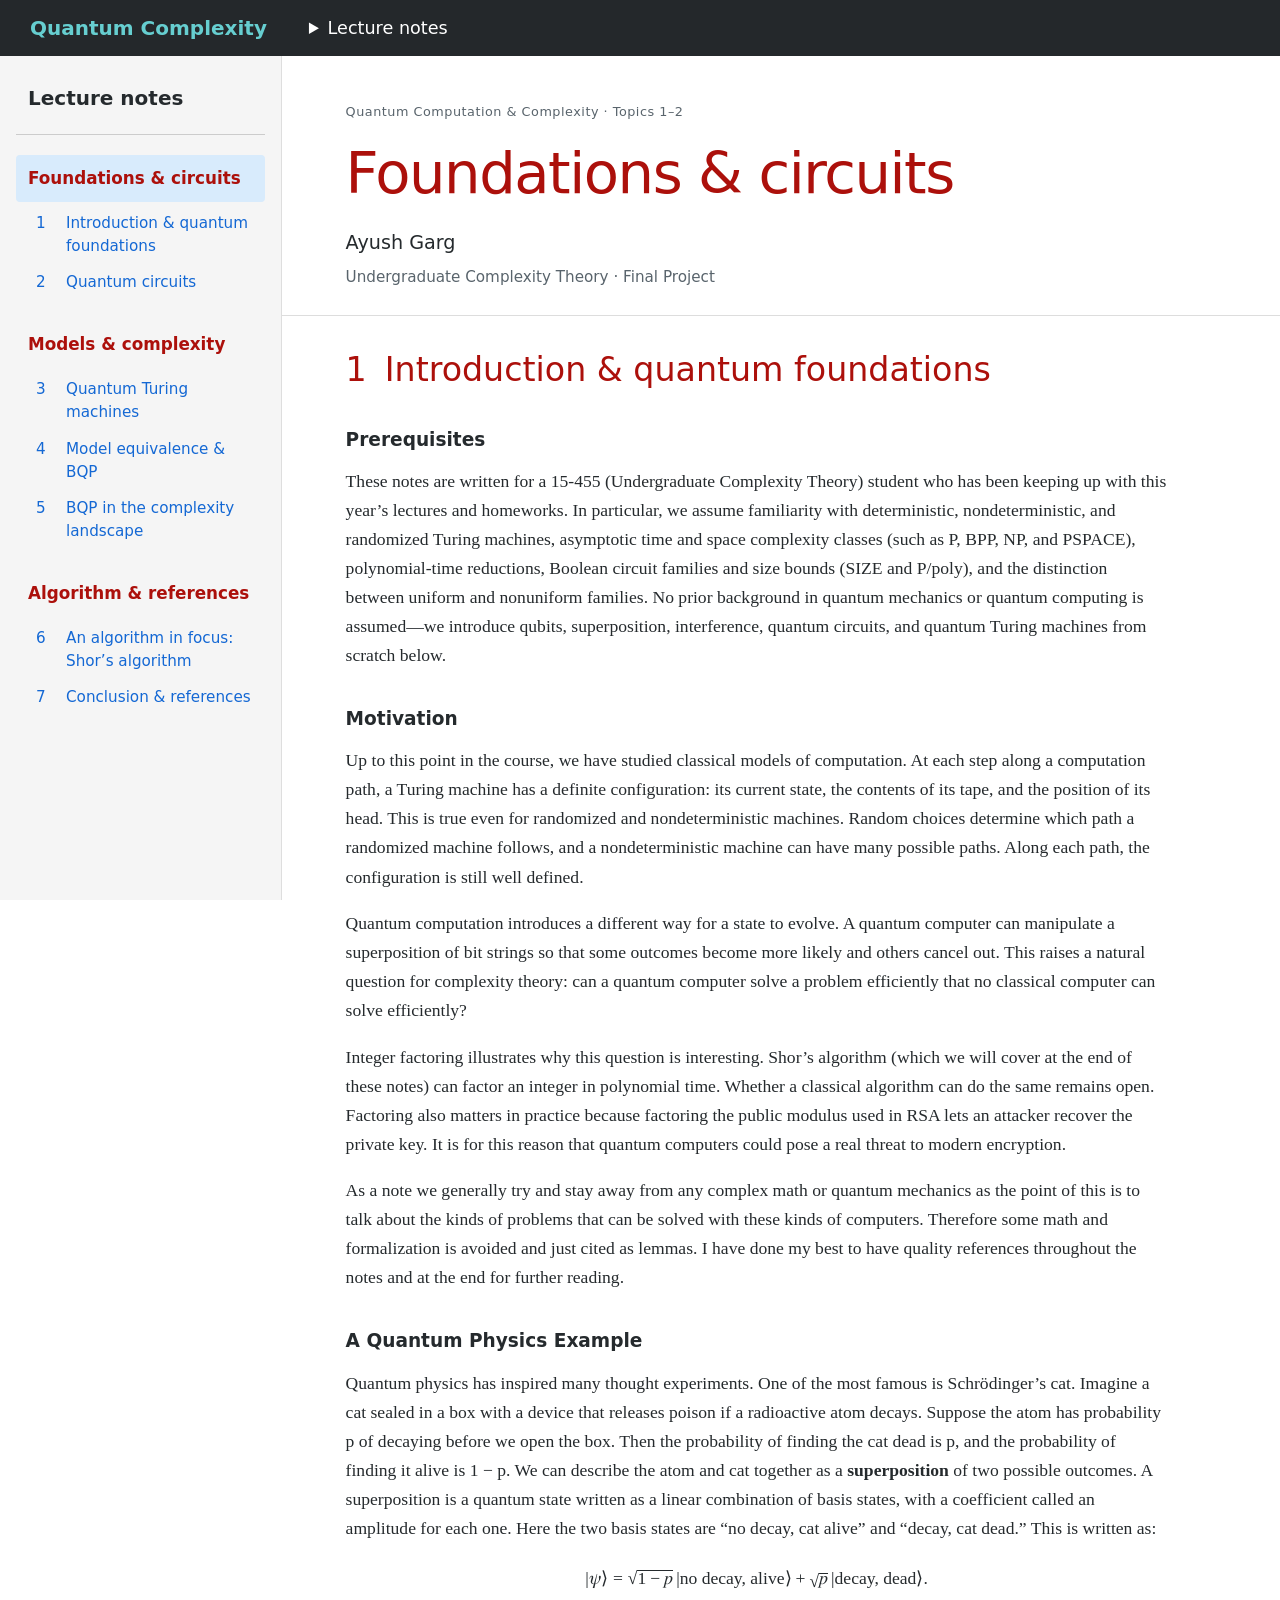
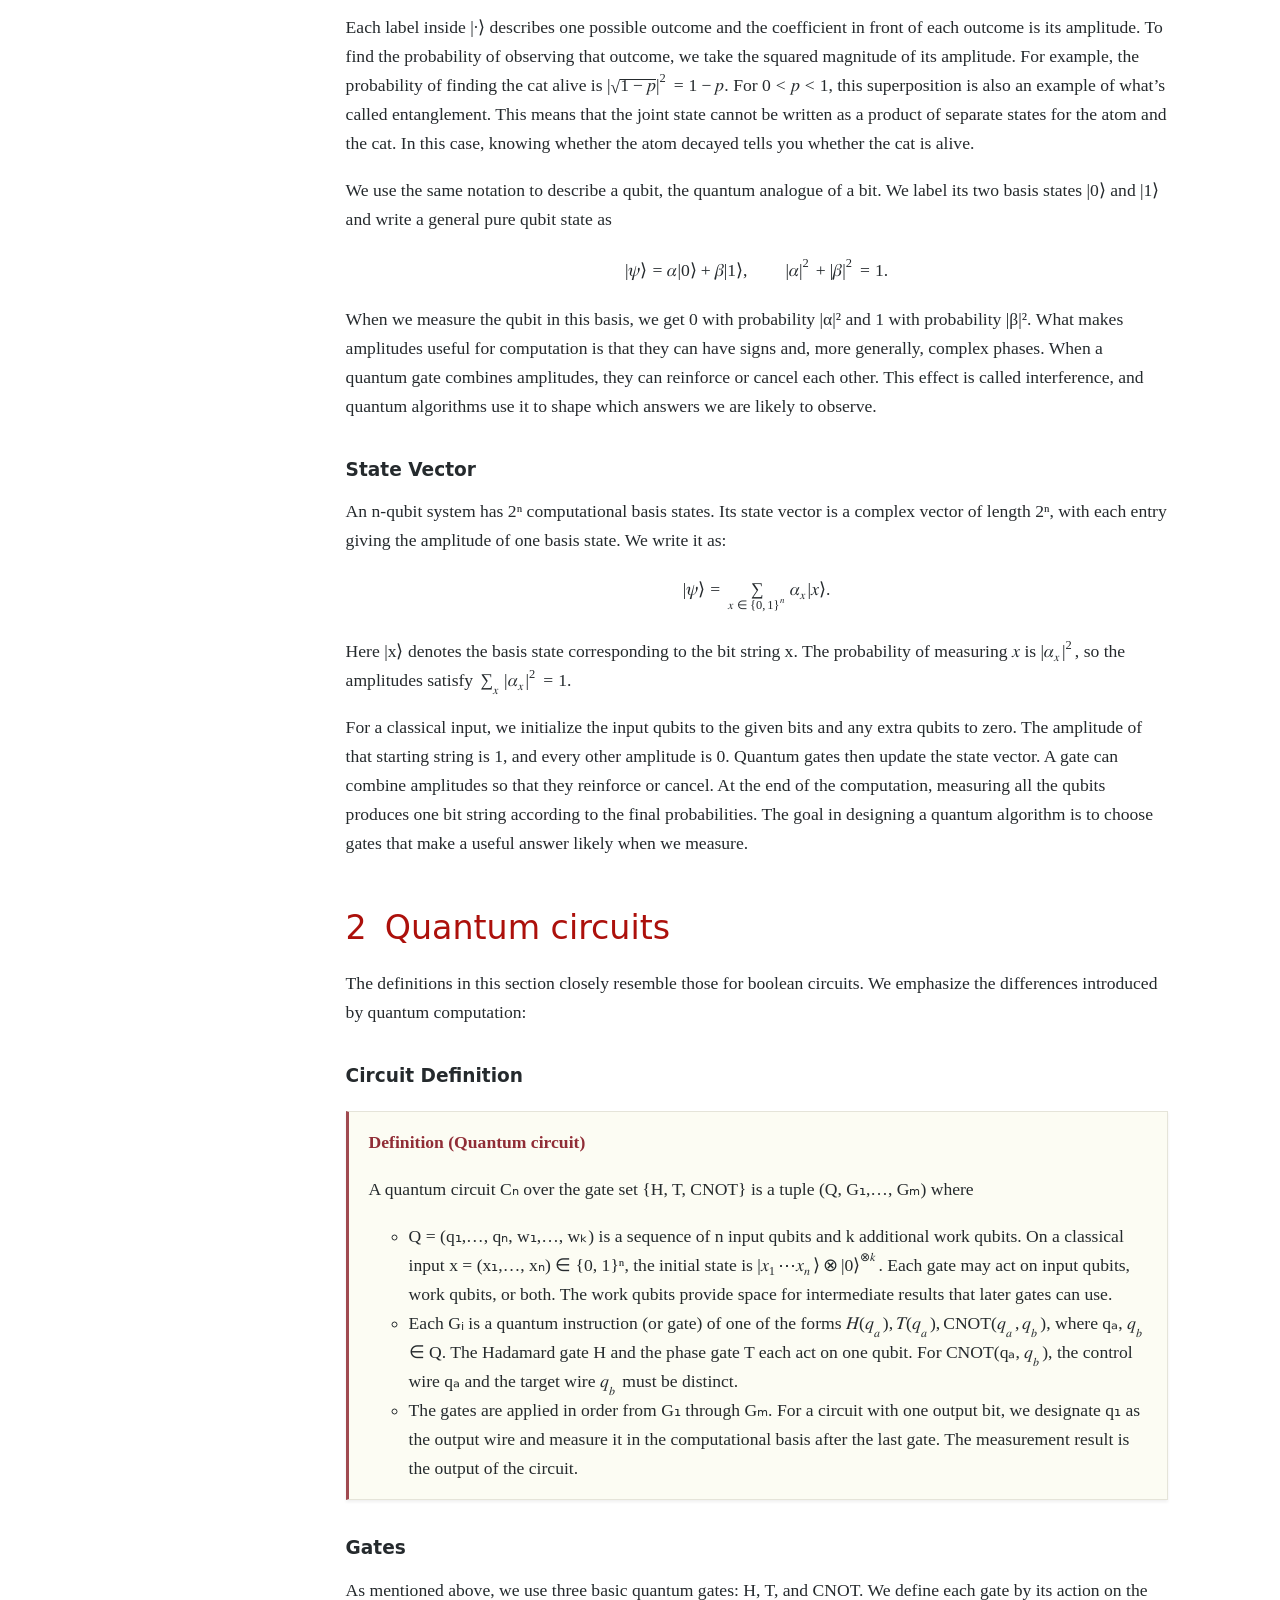
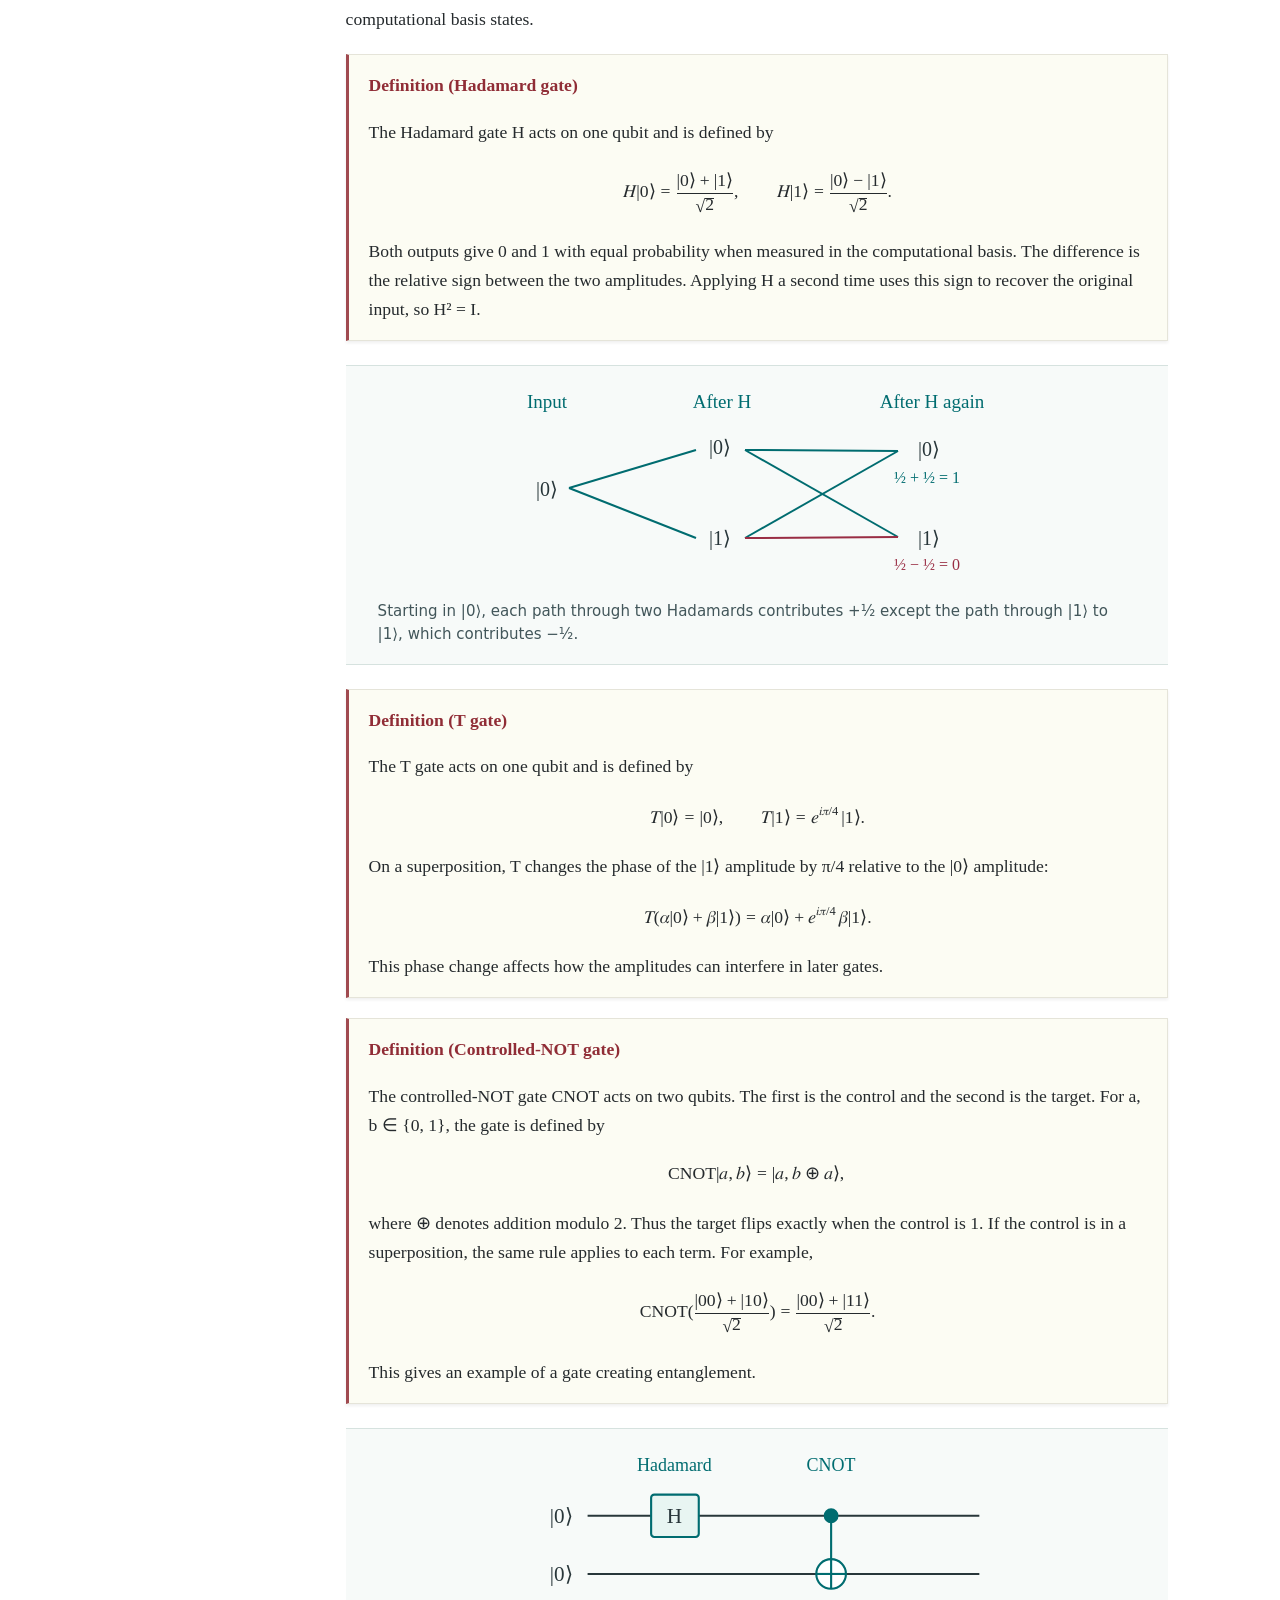
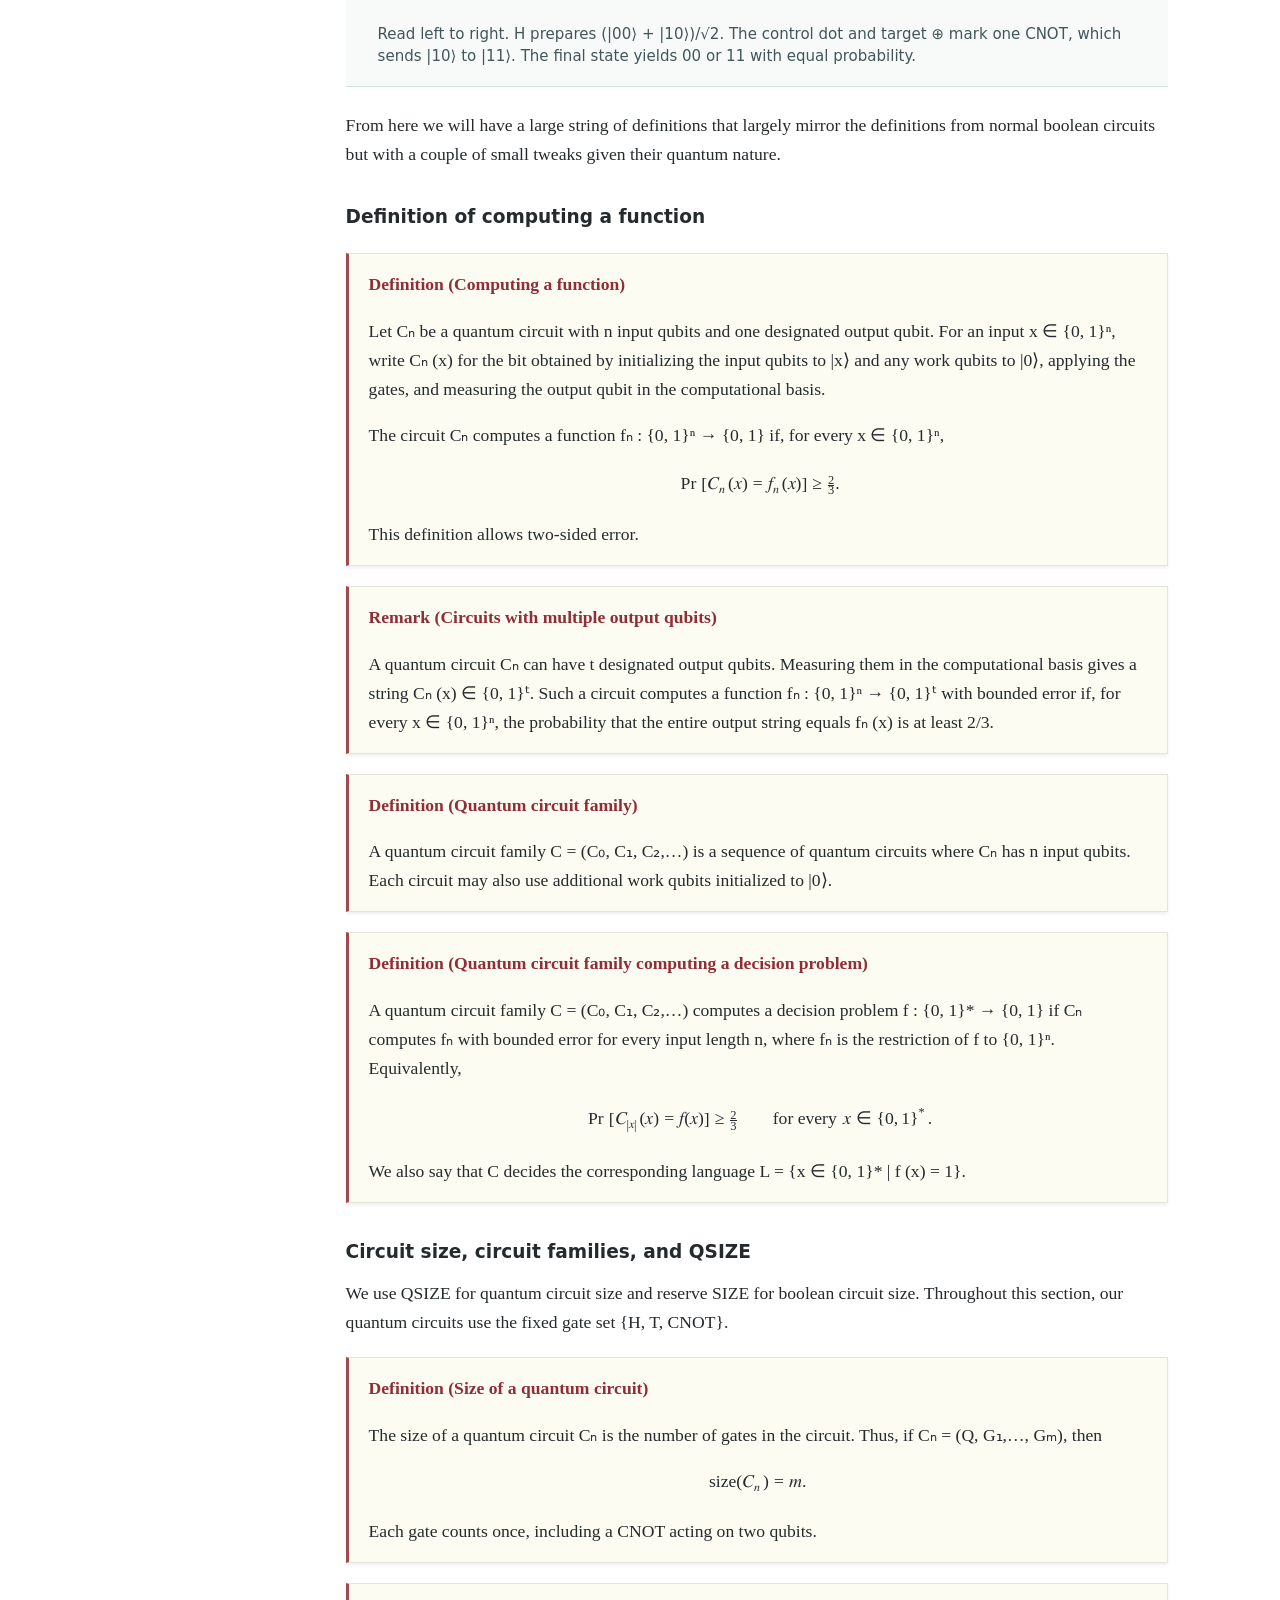
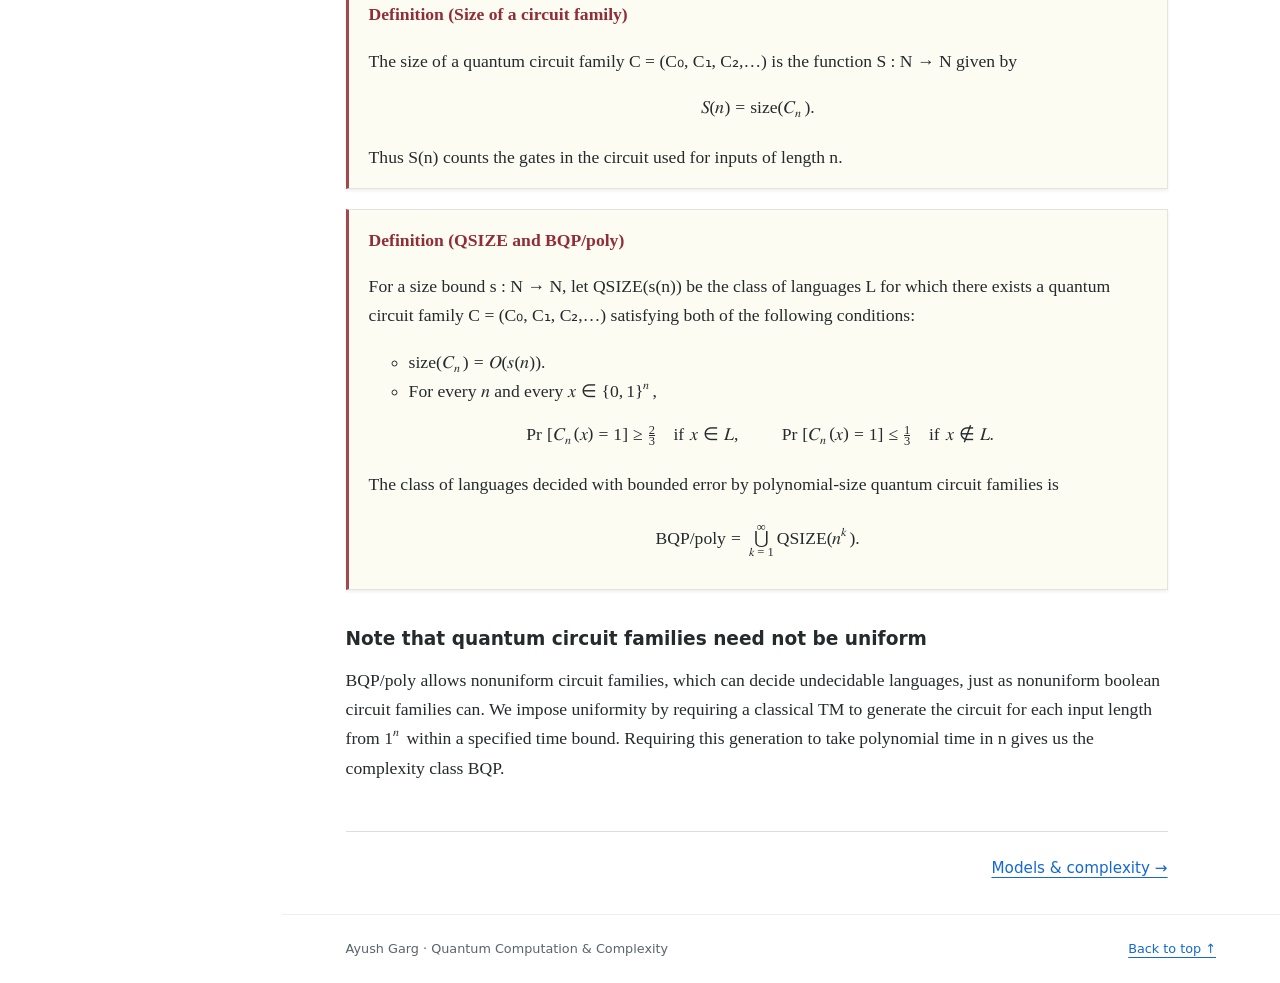
<file: index.html>
<!DOCTYPE html>
<html lang="en">

<head>
  <meta charset="utf-8">
  <meta name="viewport" content="width=device-width, initial-scale=1">
  <meta name="description"
    content="Ayush Garg’s complexity theory final project: lecture notes on quantum computation and BQP.">
  <title>Foundations &amp; circuits | Ayush Garg</title>
  <link rel="stylesheet" href="styles.css?v=quantum-notes-2">
</head>

<body>
  <a class="skip-link" href="#outline">Skip to lecture notes</a>
  <header class="topbar">
    <a class="brand" href="index.html">Quantum Complexity</a>
    <details class="lecture-menu">
      <summary>Lecture notes</summary>
      <div class="menu-links"><a href="index.html" aria-current="page">Foundations &amp; circuits</a><a
          href="models-and-complexity.html">Models &amp; complexity</a><a href="algorithm-and-references.html">Algorithm
          &amp; references</a></div>
    </details>
  </header>
  <aside class="sidebar">
    <h2>Lecture notes</h2>
    <nav aria-label="Lecture notes">
      <div class="nav-group"><a class="lecture-link" href="index.html" aria-current="page">Foundations &amp;
          circuits</a>
        <ul class="section-links">
          <li><a href="index.html#introduction"><span>1</span>Introduction &amp; quantum foundations</a></li>
          <li><a href="index.html#quantum-circuits"><span>2</span>Quantum circuits</a></li>
        </ul>
      </div>
      <div class="nav-group"><a class="lecture-link" href="models-and-complexity.html">Models &amp; complexity</a>
        <ul class="section-links">
          <li><a href="models-and-complexity.html#quantum-turing-machines"><span>3</span>Quantum Turing machines</a>
          </li>
          <li><a href="models-and-complexity.html#equivalence-and-bqp"><span>4</span>Model equivalence &amp; BQP</a>
          </li>
          <li><a href="models-and-complexity.html#complexity-landscape"><span>5</span>BQP in the complexity
              landscape</a></li>
        </ul>
      </div>
      <div class="nav-group"><a class="lecture-link" href="algorithm-and-references.html">Algorithm &amp; references</a>
        <ul class="section-links">
          <li><a href="algorithm-and-references.html#quantum-algorithm"><span>6</span>An algorithm in focus: Shor’s
              algorithm</a></li>
          <li><a href="algorithm-and-references.html#conclusion-and-references"><span>7</span>Conclusion &amp;
              references</a></li>
        </ul>
      </div>
    </nav>
  </aside>
  <div class="reading-pane">
    <main id="outline">
      <header class="lecture-header">
        <p class="eyebrow">Quantum Computation &amp; Complexity · Topics 1–2</p>
        <h1>Foundations &amp; circuits</h1>
        <p class="byline">Ayush Garg</p>
        <p class="course">Undergraduate Complexity Theory · Final Project</p>
      </header>
      <div class="notes-body">

        <ol class="chapters" start="1" style="--chapter-start: 0">
          <li>
            <section id="introduction" aria-labelledby="intro-title">
              <h2 id="intro-title"><a href="#introduction">Introduction &amp; quantum foundations</a></h2>
              <h3 id="prerequisites">Prerequisites</h3>
              <p>These notes are written for a 15-455 (Undergraduate Complexity Theory) student who has been keeping up
                with this year’s lectures and homeworks. In particular, we assume familiarity with deterministic,
                nondeterministic, and randomized Turing machines, asymptotic time and space complexity classes (such as
                P, BPP, NP, and PSPACE), polynomial-time reductions, Boolean circuit families and size bounds
                (SIZE and P/poly), and the distinction between uniform and nonuniform families. No prior background in
                quantum mechanics or quantum computing is assumed—we introduce qubits,
                superposition, interference, quantum circuits, and quantum Turing machines from scratch below. </p>
              <h3 id="motivation">Motivation</h3>
              <p>Up to this point in the course, we have studied classical models of computation. At each step along a
                computation path, a Turing machine has a definite configuration: its current state, the contents of its
                tape, and the position of its head. This is true even for randomized and nondeterministic machines.
                Random choices determine which path a randomized machine follows, and a nondeterministic machine can
                have many possible paths. Along each path, the configuration is still well defined.</p>
              <p>Quantum computation introduces a different way for a state to evolve. A quantum computer can manipulate
                a superposition of bit strings so that some outcomes become more likely and others cancel out. This
                raises a natural question for complexity theory: can a quantum computer solve a problem efficiently that
                no classical computer can solve efficiently?</p>
              <p>Integer factoring illustrates why this question is interesting. Shor’s algorithm (which we will cover
                at the end of these notes) can factor an integer in polynomial time. Whether a
                classical algorithm can do the same remains open. Factoring also matters in practice because factoring
                the public modulus used in RSA lets an attacker recover the private key. It is for this reason that
                quantum computers could pose a real threat to modern encryption. </p>
              <p>
                As a note we generally try and stay away from any complex math or quantum mechanics as the point of this
                is to talk about the kinds of problems that can be solved with these kinds of computers. Therefore some
                math and formalization is avoided and just cited as lemmas. I have done my best to have quality
                references throughout the notes and at the end for further reading.
              </p>
              <h3 id="a-quantum-physics-example">A Quantum Physics Example</h3>
              <p>Quantum physics has inspired many thought experiments. One of the most famous is Schrödinger’s cat.
                Imagine a cat sealed in a box with a device that releases poison if a radioactive atom decays. Suppose
                the atom has probability p of decaying before we open the box. Then the probability of finding the cat
                dead is p, and the probability of finding it alive is 1 − p. We can describe the atom and cat together
                as a <strong>superposition</strong> of two possible outcomes. A superposition is a quantum state written
                as a linear combination of basis states, with a coefficient called an amplitude for each one.
                Here the two basis states are “no decay, cat alive” and “decay, cat dead.” This is written as:</p>
              <p><math display="block" xmlns="http://www.w3.org/1998/Math/MathML">
                  <semantics>
                    <mrow>
                      <mrow>
                        <mo stretchy="true" form="prefix">|</mo>
                        <mi>ψ</mi>
                        <mo stretchy="true" form="postfix">⟩</mo>
                      </mrow>
                      <mo>=</mo>
                      <msqrt>
                        <mrow>
                          <mn>1</mn>
                          <mo>−</mo>
                          <mi>p</mi>
                        </mrow>
                      </msqrt>
                      <mspace width="0.167em"></mspace>
                      <mrow>
                        <mo stretchy="true" form="prefix">|</mo>
                        <mtext mathvariant="normal">no decay, alive</mtext>
                        <mo stretchy="true" form="postfix">⟩</mo>
                      </mrow>
                      <mo>+</mo>
                      <msqrt>
                        <mi>p</mi>
                      </msqrt>
                      <mspace width="0.167em"></mspace>
                      <mrow>
                        <mo stretchy="true" form="prefix">|</mo>
                        <mtext mathvariant="normal">decay, dead</mtext>
                        <mo stretchy="true" form="postfix">⟩</mo>
                      </mrow>
                      <mi>.</mi>
                    </mrow>
                    <annotation encoding="application/x-tex">\left\lvert \psi\right\rangle=\sqrt{1-p}\,\left\lvert
                      \text{no decay, alive}\right\rangle+\sqrt{p}\,\left\lvert \text{decay, dead}\right\rangle.
                    </annotation>
                  </semantics>
                </math></p>
              <p>Each label inside |·⟩ describes one possible outcome and the coefficient in front of each outcome is
                its amplitude. To find the probability of observing that outcome, we take the squared magnitude
                of its amplitude. For example, the probability of finding the cat alive is <math display="inline"
                  xmlns="http://www.w3.org/1998/Math/MathML">
                  <semantics>
                    <mrow>
                      <msup>
                        <mrow>
                          <mo stretchy="true" form="prefix">|</mo>
                          <msqrt>
                            <mrow>
                              <mn>1</mn>
                              <mo>−</mo>
                              <mi>p</mi>
                            </mrow>
                          </msqrt>
                          <mo stretchy="true" form="postfix">|</mo>
                        </mrow>
                        <mn>2</mn>
                      </msup>
                      <mo>=</mo>
                      <mn>1</mn>
                      <mo>−</mo>
                      <mi>p</mi>
                    </mrow>
                    <annotation encoding="application/x-tex">|\sqrt{1-p}|^2=1-p</annotation>
                  </semantics>
                </math>. For <math display="inline" xmlns="http://www.w3.org/1998/Math/MathML">
                  <semantics>
                    <mrow>
                      <mn>0</mn>
                      <mo>&lt;</mo>
                      <mi>p</mi>
                      <mo>&lt;</mo>
                      <mn>1</mn>
                    </mrow>
                    <annotation encoding="application/x-tex">0&lt;p&lt;1</annotation>
                  </semantics>
                </math>, this superposition is also an example of what’s called entanglement. This means that the joint
                state cannot be written as a product of separate states for the atom and the cat. In this case, knowing
                whether the atom decayed tells you whether the cat is alive.</p>
              <p>We use the same notation to describe a qubit, the quantum analogue of a bit. We label its two basis
                states |0⟩ and |1⟩ and write a general pure qubit state as</p>
              <p><math display="block" xmlns="http://www.w3.org/1998/Math/MathML">
                  <semantics>
                    <mrow>
                      <mrow>
                        <mo stretchy="true" form="prefix">|</mo>
                        <mi>ψ</mi>
                        <mo stretchy="true" form="postfix">⟩</mo>
                      </mrow>
                      <mo>=</mo>
                      <mi>α</mi>
                      <mrow>
                        <mo stretchy="true" form="prefix">|</mo>
                        <mn>0</mn>
                        <mo stretchy="true" form="postfix">⟩</mo>
                      </mrow>
                      <mo>+</mo>
                      <mi>β</mi>
                      <mrow>
                        <mo stretchy="true" form="prefix">|</mo>
                        <mn>1</mn>
                        <mo stretchy="true" form="postfix">⟩</mo>
                      </mrow>
                      <mo>,</mo>
                      <mspace width="2.0em"></mspace>
                      <msup>
                        <mrow>
                          <mo stretchy="true" form="prefix">|</mo>
                          <mi>α</mi>
                          <mo stretchy="true" form="postfix">|</mo>
                        </mrow>
                        <mn>2</mn>
                      </msup>
                      <mo>+</mo>
                      <msup>
                        <mrow>
                          <mo stretchy="true" form="prefix">|</mo>
                          <mi>β</mi>
                          <mo stretchy="true" form="postfix">|</mo>
                        </mrow>
                        <mn>2</mn>
                      </msup>
                      <mo>=</mo>
                      <mn>1</mn>
                      <mi>.</mi>
                    </mrow>
                    <annotation encoding="application/x-tex">\left\lvert \psi\right\rangle=\alpha\left\lvert
                      0\right\rangle+\beta\left\lvert 1\right\rangle,\qquad |\alpha|^2+|\beta|^2=1.</annotation>
                  </semantics>
                </math></p>
              <p>When we measure the qubit in this basis, we get 0 with probability |α|² and 1 with probability |β|².
                What makes amplitudes useful for computation is that they can have signs and, more generally, complex
                phases. When a quantum gate combines amplitudes, they can reinforce or cancel each other. This effect is
                called interference, and quantum algorithms use it to shape which answers we are likely to observe.</p>
              <h3 id="state-vector">State Vector</h3>
              <p>An n-qubit system has 2ⁿ computational basis states. Its state vector is a complex vector of length 2ⁿ,
                with each entry giving the amplitude of one basis state. We write it as:</p>
              <p><math display="block" xmlns="http://www.w3.org/1998/Math/MathML">
                  <semantics>
                    <mrow>
                      <mrow>
                        <mo stretchy="true" form="prefix">|</mo>
                        <mi>ψ</mi>
                        <mo stretchy="true" form="postfix">⟩</mo>
                      </mrow>
                      <mo>=</mo>
                      <munder>
                        <mo>∑</mo>
                        <mrow>
                          <mi>x</mi>
                          <mo>∈</mo>
                          <mo stretchy="false" form="prefix">{</mo>
                          <mn>0</mn>
                          <mo>,</mo>
                          <mn>1</mn>
                          <msup>
                            <mo stretchy="false" form="postfix">}</mo>
                            <mi>n</mi>
                          </msup>
                        </mrow>
                      </munder>
                      <msub>
                        <mi>α</mi>
                        <mi>x</mi>
                      </msub>
                      <mrow>
                        <mo stretchy="true" form="prefix">|</mo>
                        <mi>x</mi>
                        <mo stretchy="true" form="postfix">⟩</mo>
                      </mrow>
                      <mi>.</mi>
                    </mrow>
                    <annotation encoding="application/x-tex">\left\lvert
                      \psi\right\rangle=\sum_{x\in\{0,1\}^n}\alpha_x\left\lvert x\right\rangle.</annotation>
                  </semantics>
                </math></p>
              <p>Here |x⟩ denotes the basis state corresponding to the bit string x. The probability of measuring <math
                  display="inline" xmlns="http://www.w3.org/1998/Math/MathML">
                  <semantics>
                    <mi>x</mi>
                    <annotation encoding="application/x-tex">x</annotation>
                  </semantics>
                </math> is <math display="inline" xmlns="http://www.w3.org/1998/Math/MathML">
                  <semantics>
                    <msup>
                      <mrow>
                        <mo stretchy="true" form="prefix">|</mo>
                        <msub>
                          <mi>α</mi>
                          <mi>x</mi>
                        </msub>
                        <mo stretchy="true" form="postfix">|</mo>
                      </mrow>
                      <mn>2</mn>
                    </msup>
                    <annotation encoding="application/x-tex">|\alpha_x|^2</annotation>
                  </semantics>
                </math>, so the amplitudes satisfy <math display="inline" xmlns="http://www.w3.org/1998/Math/MathML">
                  <semantics>
                    <mrow>
                      <msub>
                        <mo>∑</mo>
                        <mi>x</mi>
                      </msub>
                      <msup>
                        <mrow>
                          <mo stretchy="true" form="prefix">|</mo>
                          <msub>
                            <mi>α</mi>
                            <mi>x</mi>
                          </msub>
                          <mo stretchy="true" form="postfix">|</mo>
                        </mrow>
                        <mn>2</mn>
                      </msup>
                      <mo>=</mo>
                      <mn>1</mn>
                    </mrow>
                    <annotation encoding="application/x-tex">\sum_x |\alpha_x|^2=1</annotation>
                  </semantics>
                </math>.</p>
              <p>For a classical input, we initialize the input qubits to the given bits and any extra qubits to zero.
                The amplitude of that starting string is 1, and every other amplitude is 0. Quantum gates then update
                the state vector. A gate can combine amplitudes so that they reinforce or cancel. At the end of the
                computation, measuring all the qubits produces one bit string according to the final probabilities. The
                goal in designing a quantum algorithm is to choose gates that make a useful answer likely when we
                measure.</p>
            </section>
          </li>
          <li>
            <section id="quantum-circuits" aria-labelledby="circuits-title">
              <h2 id="circuits-title"><a href="#quantum-circuits">Quantum circuits</a></h2>
              <p>The definitions in this section closely resemble those for boolean circuits. We emphasize the
                differences introduced by quantum computation:</p>
              <h3 id="circuit-definition">Circuit Definition</h3>
              <div class="definition">
                <p><strong>Definition (Quantum circuit)</strong></p>
                <p>A quantum circuit Cₙ over the gate set {H, T, CNOT} is a tuple (Q, G₁,…, Gₘ) where</p>
                <ul>
                  <li>Q = (q₁,…, qₙ, w₁,…, wₖ) is a sequence of n input qubits and k additional work qubits. On a
                    classical input x = (x₁,…, xₙ) ∈ {0, 1}ⁿ, the initial state is <math display="inline"
                      xmlns="http://www.w3.org/1998/Math/MathML">
                      <semantics>
                        <mrow>
                          <mrow>
                            <mo stretchy="true" form="prefix">|</mo>
                            <msub>
                              <mi>x</mi>
                              <mn>1</mn>
                            </msub>
                            <mi>⋯</mi>
                            <msub>
                              <mi>x</mi>
                              <mi>n</mi>
                            </msub>
                            <mo stretchy="true" form="postfix">⟩</mo>
                          </mrow>
                          <mo>⊗</mo>
                          <msup>
                            <mrow>
                              <mo stretchy="true" form="prefix">|</mo>
                              <mn>0</mn>
                              <mo stretchy="true" form="postfix">⟩</mo>
                            </mrow>
                            <mrow>
                              <mi>⊗</mi>
                              <mi>k</mi>
                            </mrow>
                          </msup>
                        </mrow>
                        <annotation encoding="application/x-tex">\left\lvert x_1\cdots x_n\right\rangle\otimes
                          \left\lvert 0\right\rangle^{\otimes k}</annotation>
                      </semantics>
                    </math>. Each gate may act on input qubits, work qubits, or both. The work qubits provide space for
                    intermediate results that later gates can use.</li>
                  <li>Each Gᵢ is a quantum instruction (or gate) of one of the forms <math display="inline"
                      xmlns="http://www.w3.org/1998/Math/MathML">
                      <semantics>
                        <mrow>
                          <mi>H</mi>
                          <mrow>
                            <mo stretchy="true" form="prefix">(</mo>
                            <msub>
                              <mi>q</mi>
                              <mi>a</mi>
                            </msub>
                            <mo stretchy="true" form="postfix">)</mo>
                          </mrow>
                          <mo>,</mo>
                          <mi>T</mi>
                          <mrow>
                            <mo stretchy="true" form="prefix">(</mo>
                            <msub>
                              <mi>q</mi>
                              <mi>a</mi>
                            </msub>
                            <mo stretchy="true" form="postfix">)</mo>
                          </mrow>
                          <mo>,</mo>
                          <mrow>
                            <mi mathvariant="normal">C</mi>
                            <mi mathvariant="normal">N</mi>
                            <mi mathvariant="normal">O</mi>
                            <mi mathvariant="normal">T</mi>
                          </mrow>
                          <mrow>
                            <mo stretchy="true" form="prefix">(</mo>
                            <msub>
                              <mi>q</mi>
                              <mi>a</mi>
                            </msub>
                            <mo>,</mo>
                            <msub>
                              <mi>q</mi>
                              <mi>b</mi>
                            </msub>
                            <mo stretchy="true" form="postfix">)</mo>
                          </mrow>
                        </mrow>
                        <annotation encoding="application/x-tex">H(q_a), T(q_a), \mathrm{CNOT}(q_a,q_b)</annotation>
                      </semantics>
                    </math>, where qₐ, <math display="inline" xmlns="http://www.w3.org/1998/Math/MathML">
                      <semantics>
                        <msub>
                          <mi>q</mi>
                          <mi>b</mi>
                        </msub>
                        <annotation encoding="application/x-tex">q_b</annotation>
                      </semantics>
                    </math> ∈ Q. The Hadamard gate H and the phase gate T each act on one qubit. For CNOT(qₐ, <math
                      display="inline" xmlns="http://www.w3.org/1998/Math/MathML">
                      <semantics>
                        <msub>
                          <mi>q</mi>
                          <mi>b</mi>
                        </msub>
                        <annotation encoding="application/x-tex">q_b</annotation>
                      </semantics>
                    </math>), the control wire qₐ and the target wire <math display="inline"
                      xmlns="http://www.w3.org/1998/Math/MathML">
                      <semantics>
                        <msub>
                          <mi>q</mi>
                          <mi>b</mi>
                        </msub>
                        <annotation encoding="application/x-tex">q_b</annotation>
                      </semantics>
                    </math> must be distinct.</li>
                  <li>The gates are applied in order from G₁ through Gₘ. For a circuit with one output bit, we designate
                    q₁ as the output wire and measure it in the computational basis after the last gate. The measurement
                    result is the output of the circuit.</li>
                </ul>
              </div>
              <h3 id="gates">Gates</h3>
              <p>As mentioned above, we use three basic quantum gates: H, T, and CNOT. We define each gate by its action
                on the computational basis states.</p>
              <div class="definition">
                <p><strong>Definition (Hadamard gate)</strong></p>
                <p>The Hadamard gate H acts on one qubit and is defined by</p>
                <p><math display="block" xmlns="http://www.w3.org/1998/Math/MathML">
                    <semantics>
                      <mrow>
                        <mi>H</mi>
                        <mrow>
                          <mo stretchy="true" form="prefix">|</mo>
                          <mn>0</mn>
                          <mo stretchy="true" form="postfix">⟩</mo>
                        </mrow>
                        <mo>=</mo>
                        <mfrac>
                          <mrow>
                            <mrow>
                              <mo stretchy="true" form="prefix">|</mo>
                              <mn>0</mn>
                              <mo stretchy="true" form="postfix">⟩</mo>
                            </mrow>
                            <mo>+</mo>
                            <mrow>
                              <mo stretchy="true" form="prefix">|</mo>
                              <mn>1</mn>
                              <mo stretchy="true" form="postfix">⟩</mo>
                            </mrow>
                          </mrow>
                          <msqrt>
                            <mn>2</mn>
                          </msqrt>
                        </mfrac>
                        <mo>,</mo>
                        <mspace width="2.0em"></mspace>
                        <mi>H</mi>
                        <mrow>
                          <mo stretchy="true" form="prefix">|</mo>
                          <mn>1</mn>
                          <mo stretchy="true" form="postfix">⟩</mo>
                        </mrow>
                        <mo>=</mo>
                        <mfrac>
                          <mrow>
                            <mrow>
                              <mo stretchy="true" form="prefix">|</mo>
                              <mn>0</mn>
                              <mo stretchy="true" form="postfix">⟩</mo>
                            </mrow>
                            <mo>−</mo>
                            <mrow>
                              <mo stretchy="true" form="prefix">|</mo>
                              <mn>1</mn>
                              <mo stretchy="true" form="postfix">⟩</mo>
                            </mrow>
                          </mrow>
                          <msqrt>
                            <mn>2</mn>
                          </msqrt>
                        </mfrac>
                        <mi>.</mi>
                      </mrow>
                      <annotation encoding="application/x-tex">H\left\lvert 0\right\rangle=\frac{\left\lvert
                        0\right\rangle+\left\lvert 1\right\rangle}{\sqrt2},\qquad H\left\lvert
                        1\right\rangle=\frac{\left\lvert 0\right\rangle-\left\lvert 1\right\rangle}{\sqrt2}.
                      </annotation>
                    </semantics>
                  </math></p>
                <p>Both outputs give 0 and 1 with equal probability when measured in the computational basis. The
                  difference is the relative sign between the two amplitudes. Applying H a second time uses this sign to
                  recover the original input, so H² = I.</p>
              </div>
              <figure>
                <img src="images/interference.svg" alt="Two paths add at zero and cancel at one.">
                <figcaption>
                  Starting in |0⟩, each path through two Hadamards contributes +½ except the path through |1⟩ to |1⟩,
                  which contributes −½.
                </figcaption>
              </figure>
              <div class="definition">
                <p><strong>Definition (T gate)</strong></p>
                <p>The T gate acts on one qubit and is defined by</p>
                <p><math display="block" xmlns="http://www.w3.org/1998/Math/MathML">
                    <semantics>
                      <mrow>
                        <mi>T</mi>
                        <mrow>
                          <mo stretchy="true" form="prefix">|</mo>
                          <mn>0</mn>
                          <mo stretchy="true" form="postfix">⟩</mo>
                        </mrow>
                        <mo>=</mo>
                        <mrow>
                          <mo stretchy="true" form="prefix">|</mo>
                          <mn>0</mn>
                          <mo stretchy="true" form="postfix">⟩</mo>
                        </mrow>
                        <mo>,</mo>
                        <mspace width="2.0em"></mspace>
                        <mi>T</mi>
                        <mrow>
                          <mo stretchy="true" form="prefix">|</mo>
                          <mn>1</mn>
                          <mo stretchy="true" form="postfix">⟩</mo>
                        </mrow>
                        <mo>=</mo>
                        <msup>
                          <mi>e</mi>
                          <mrow>
                            <mi>i</mi>
                            <mi>π</mi>
                            <mi>/</mi>
                            <mn>4</mn>
                          </mrow>
                        </msup>
                        <mrow>
                          <mo stretchy="true" form="prefix">|</mo>
                          <mn>1</mn>
                          <mo stretchy="true" form="postfix">⟩</mo>
                        </mrow>
                        <mi>.</mi>
                      </mrow>
                      <annotation encoding="application/x-tex">T\left\lvert 0\right\rangle=\left\lvert
                        0\right\rangle,\qquad T\left\lvert 1\right\rangle=e^{i\pi/4}\left\lvert 1\right\rangle.
                      </annotation>
                    </semantics>
                  </math></p>
                <p>On a superposition, T changes the phase of the |1⟩ amplitude by π/4 relative to the |0⟩ amplitude:
                </p>
                <p><math display="block" xmlns="http://www.w3.org/1998/Math/MathML">
                    <semantics>
                      <mrow>
                        <mi>T</mi>
                        <mrow>
                          <mo stretchy="true" form="prefix">(</mo>
                          <mi>α</mi>
                          <mrow>
                            <mo stretchy="true" form="prefix">|</mo>
                            <mn>0</mn>
                            <mo stretchy="true" form="postfix">⟩</mo>
                          </mrow>
                          <mo>+</mo>
                          <mi>β</mi>
                          <mrow>
                            <mo stretchy="true" form="prefix">|</mo>
                            <mn>1</mn>
                            <mo stretchy="true" form="postfix">⟩</mo>
                          </mrow>
                          <mo stretchy="true" form="postfix">)</mo>
                        </mrow>
                        <mo>=</mo>
                        <mi>α</mi>
                        <mrow>
                          <mo stretchy="true" form="prefix">|</mo>
                          <mn>0</mn>
                          <mo stretchy="true" form="postfix">⟩</mo>
                        </mrow>
                        <mo>+</mo>
                        <msup>
                          <mi>e</mi>
                          <mrow>
                            <mi>i</mi>
                            <mi>π</mi>
                            <mi>/</mi>
                            <mn>4</mn>
                          </mrow>
                        </msup>
                        <mi>β</mi>
                        <mrow>
                          <mo stretchy="true" form="prefix">|</mo>
                          <mn>1</mn>
                          <mo stretchy="true" form="postfix">⟩</mo>
                        </mrow>
                        <mi>.</mi>
                      </mrow>
                      <annotation encoding="application/x-tex">T(\alpha\left\lvert 0\right\rangle+\beta\left\lvert
                        1\right\rangle)=\alpha\left\lvert 0\right\rangle+e^{i\pi/4}\beta\left\lvert 1\right\rangle.
                      </annotation>
                    </semantics>
                  </math></p>
                <p>This phase change affects how the amplitudes can interfere in later gates.</p>
              </div>
              <div class="definition">
                <p><strong>Definition (Controlled-NOT gate)</strong></p>
                <p>The controlled-NOT gate CNOT acts on two qubits. The first is the control and the second is the
                  target. For a, b ∈ {0, 1}, the gate is defined by</p>
                <p><math display="block" xmlns="http://www.w3.org/1998/Math/MathML">
                    <semantics>
                      <mrow>
                        <mrow>
                          <mi mathvariant="normal">C</mi>
                          <mi mathvariant="normal">N</mi>
                          <mi mathvariant="normal">O</mi>
                          <mi mathvariant="normal">T</mi>
                        </mrow>
                        <mrow>
                          <mo stretchy="true" form="prefix">|</mo>
                          <mi>a</mi>
                          <mo>,</mo>
                          <mi>b</mi>
                          <mo stretchy="true" form="postfix">⟩</mo>
                        </mrow>
                        <mo>=</mo>
                        <mrow>
                          <mo stretchy="true" form="prefix">|</mo>
                          <mi>a</mi>
                          <mo>,</mo>
                          <mi>b</mi>
                          <mo>⊕</mo>
                          <mi>a</mi>
                          <mo stretchy="true" form="postfix">⟩</mo>
                        </mrow>
                        <mo>,</mo>
                      </mrow>
                      <annotation encoding="application/x-tex">\mathrm{CNOT}\left\lvert a,b\right\rangle=\left\lvert
                        a,b\oplus a\right\rangle,</annotation>
                    </semantics>
                  </math></p>
                <p>where ⊕ denotes addition modulo 2. Thus the target flips exactly when the control is 1. If the
                  control is in a superposition, the same rule applies to each term. For example,</p>
                <p><math display="block" xmlns="http://www.w3.org/1998/Math/MathML">
                    <semantics>
                      <mrow>
                        <mrow>
                          <mi mathvariant="normal">C</mi>
                          <mi mathvariant="normal">N</mi>
                          <mi mathvariant="normal">O</mi>
                          <mi mathvariant="normal">T</mi>
                        </mrow>
                        <mrow>
                          <mo stretchy="true" form="prefix">(</mo>
                          <mfrac>
                            <mrow>
                              <mrow>
                                <mo stretchy="true" form="prefix">|</mo>
                                <mn>00</mn>
                                <mo stretchy="true" form="postfix">⟩</mo>
                              </mrow>
                              <mo>+</mo>
                              <mrow>
                                <mo stretchy="true" form="prefix">|</mo>
                                <mn>10</mn>
                                <mo stretchy="true" form="postfix">⟩</mo>
                              </mrow>
                            </mrow>
                            <msqrt>
                              <mn>2</mn>
                            </msqrt>
                          </mfrac>
                          <mo stretchy="true" form="postfix">)</mo>
                        </mrow>
                        <mo>=</mo>
                        <mfrac>
                          <mrow>
                            <mrow>
                              <mo stretchy="true" form="prefix">|</mo>
                              <mn>00</mn>
                              <mo stretchy="true" form="postfix">⟩</mo>
                            </mrow>
                            <mo>+</mo>
                            <mrow>
                              <mo stretchy="true" form="prefix">|</mo>
                              <mn>11</mn>
                              <mo stretchy="true" form="postfix">⟩</mo>
                            </mrow>
                          </mrow>
                          <msqrt>
                            <mn>2</mn>
                          </msqrt>
                        </mfrac>
                        <mi>.</mi>
                      </mrow>
                      <annotation encoding="application/x-tex">\mathrm{CNOT}\left(\frac{\left\lvert
                        00\right\rangle+\left\lvert 10\right\rangle}{\sqrt2}\right)=\frac{\left\lvert
                        00\right\rangle+\left\lvert 11\right\rangle}{\sqrt2}.</annotation>
                    </semantics>
                  </math></p>
                <p>This gives an example of a gate creating entanglement.</p>
              </div>
              <figure>
                <img src="images/bell.svg"
                  alt="Bell circuit with H on the upper wire followed by CNOT from upper to lower wire.">
                <figcaption>
                  Read left to right. H prepares (|00⟩ + |10⟩)/√2. The control dot and target ⊕ mark one CNOT, which
                  sends |10⟩ to |11⟩. The final state yields 00 or 11 with equal probability.
                </figcaption>
              </figure>
              <p>From here we will have a large string of definitions that largely mirror the definitions from normal
                boolean circuits but with a couple of small tweaks given their quantum nature.</p>
              <h3 id="definition-of-computing-a-function">Definition of computing a function</h3>
              <div class="definition">
                <p><strong>Definition (Computing a function)</strong></p>
                <p>Let Cₙ be a quantum circuit with n input qubits and one designated output qubit. For an input x ∈ {0,
                  1}ⁿ, write Cₙ (x) for the bit obtained by initializing the input qubits to |x⟩ and any work qubits to
                  |0⟩, applying the gates, and measuring the output qubit in the computational basis.</p>
                <p>The circuit Cₙ computes a function fₙ : {0, 1}ⁿ → {0, 1} if, for every x ∈ {0, 1}ⁿ,</p>
                <p><math display="block" xmlns="http://www.w3.org/1998/Math/MathML">
                    <semantics>
                      <mrow>
                        <mo>Pr</mo>
                        <mrow>
                          <mo stretchy="true" form="prefix">[</mo>
                          <msub>
                            <mi>C</mi>
                            <mi>n</mi>
                          </msub>
                          <mrow>
                            <mo stretchy="true" form="prefix">(</mo>
                            <mi>x</mi>
                            <mo stretchy="true" form="postfix">)</mo>
                          </mrow>
                          <mo>=</mo>
                          <msub>
                            <mi>f</mi>
                            <mi>n</mi>
                          </msub>
                          <mrow>
                            <mo stretchy="true" form="prefix">(</mo>
                            <mi>x</mi>
                            <mo stretchy="true" form="postfix">)</mo>
                          </mrow>
                          <mo stretchy="true" form="postfix">]</mo>
                        </mrow>
                        <mo>≥</mo>
                        <mfrac displaystyle="false">
                          <mn>2</mn>
                          <mn>3</mn>
                        </mfrac>
                        <mi>.</mi>
                      </mrow>
                      <annotation encoding="application/x-tex">\Pr[C_n(x)=f_n(x)]\ge\tfrac23.</annotation>
                    </semantics>
                  </math></p>
                <p>This definition allows two-sided error.</p>
              </div>
              <div class="definition">
                <p><strong>Remark (Circuits with multiple output qubits)</strong></p>
                <p>A quantum circuit Cₙ can have t designated output qubits. Measuring them in the computational basis
                  gives a string Cₙ (x) ∈ {0, 1}ᵗ. Such a circuit computes a function fₙ : {0, 1}ⁿ → {0, 1}ᵗ with
                  bounded error if, for every x ∈ {0, 1}ⁿ, the probability that the entire output string equals fₙ (x)
                  is at least 2/3.</p>
              </div>
              <div class="definition">
                <p><strong>Definition (Quantum circuit family)</strong></p>
                <p>A quantum circuit family C = (C₀, C₁, C₂,…) is a sequence of quantum circuits where Cₙ has n input
                  qubits. Each circuit may also use additional work qubits initialized to |0⟩.</p>
              </div>
              <div class="definition">
                <p><strong>Definition (Quantum circuit family computing a decision problem)</strong></p>
                <p>A quantum circuit family C = (C₀, C₁, C₂,…) computes a decision problem f : {0, 1}* → {0, 1} if Cₙ
                  computes fₙ with bounded error for every input length n, where fₙ is the restriction of f to {0, 1}ⁿ.
                  Equivalently,</p>
                <p><math display="block" xmlns="http://www.w3.org/1998/Math/MathML">
                    <semantics>
                      <mrow>
                        <mo>Pr</mo>
                        <mrow>
                          <mo stretchy="true" form="prefix">[</mo>
                          <msub>
                            <mi>C</mi>
                            <mrow>
                              <mo stretchy="true" form="prefix">|</mo>
                              <mi>x</mi>
                              <mo stretchy="true" form="postfix">|</mo>
                            </mrow>
                          </msub>
                          <mrow>
                            <mo stretchy="true" form="prefix">(</mo>
                            <mi>x</mi>
                            <mo stretchy="true" form="postfix">)</mo>
                          </mrow>
                          <mo>=</mo>
                          <mi>f</mi>
                          <mrow>
                            <mo stretchy="true" form="prefix">(</mo>
                            <mi>x</mi>
                            <mo stretchy="true" form="postfix">)</mo>
                          </mrow>
                          <mo stretchy="true" form="postfix">]</mo>
                        </mrow>
                        <mo>≥</mo>
                        <mfrac displaystyle="false">
                          <mn>2</mn>
                          <mn>3</mn>
                        </mfrac>
                        <mspace width="2.0em"></mspace>
                        <mrow>
                          <mtext mathvariant="normal">for every </mtext>
                          <mspace width="0.333em"></mspace>
                        </mrow>
                        <mi>x</mi>
                        <mo>∈</mo>
                        <mo stretchy="false" form="prefix">{</mo>
                        <mn>0</mn>
                        <mo>,</mo>
                        <mn>1</mn>
                        <msup>
                          <mo stretchy="false" form="postfix">}</mo>
                          <mo>*</mo>
                        </msup>
                        <mi>.</mi>
                      </mrow>
                      <annotation encoding="application/x-tex">\Pr[C_{|x|}(x)=f(x)]\ge\tfrac23\qquad\text{for every
                        }x\in\{0,1\}^*.</annotation>
                    </semantics>
                  </math></p>
                <p>We also say that C decides the corresponding language L = {x ∈ {0, 1}* | f (x) = 1}.</p>
              </div>
              <h3 id="circuit-size-circuit-families-and-qsize">Circuit size, circuit families, and QSIZE</h3>
              <p>We use QSIZE for quantum circuit size and reserve SIZE for boolean circuit size. Throughout this
                section, our quantum circuits use the fixed gate set {H, T, CNOT}.</p>
              <div class="definition">
                <p><strong>Definition (Size of a quantum circuit)</strong></p>
                <p>The size of a quantum circuit Cₙ is the number of gates in the circuit. Thus, if Cₙ = (Q, G₁,…, Gₘ),
                  then</p>
                <p><math display="block" xmlns="http://www.w3.org/1998/Math/MathML">
                    <semantics>
                      <mrow>
                        <mrow>
                          <mi mathvariant="normal">s</mi>
                          <mi mathvariant="normal">i</mi>
                          <mi mathvariant="normal">z</mi>
                          <mi mathvariant="normal">e</mi>
                        </mrow>
                        <mrow>
                          <mo stretchy="true" form="prefix">(</mo>
                          <msub>
                            <mi>C</mi>
                            <mi>n</mi>
                          </msub>
                          <mo stretchy="true" form="postfix">)</mo>
                        </mrow>
                        <mo>=</mo>
                        <mi>m</mi>
                        <mi>.</mi>
                      </mrow>
                      <annotation encoding="application/x-tex">\mathrm{size}(C_n)=m.</annotation>
                    </semantics>
                  </math></p>
                <p>Each gate counts once, including a CNOT acting on two qubits.</p>
              </div>
              <div class="definition">
                <p><strong>Definition (Size of a circuit family)</strong></p>
                <p>The size of a quantum circuit family C = (C₀, C₁, C₂,…) is the function S : N → N given by</p>
                <p><math display="block" xmlns="http://www.w3.org/1998/Math/MathML">
                    <semantics>
                      <mrow>
                        <mi>S</mi>
                        <mrow>
                          <mo stretchy="true" form="prefix">(</mo>
                          <mi>n</mi>
                          <mo stretchy="true" form="postfix">)</mo>
                        </mrow>
                        <mo>=</mo>
                        <mrow>
                          <mi mathvariant="normal">s</mi>
                          <mi mathvariant="normal">i</mi>
                          <mi mathvariant="normal">z</mi>
                          <mi mathvariant="normal">e</mi>
                        </mrow>
                        <mrow>
                          <mo stretchy="true" form="prefix">(</mo>
                          <msub>
                            <mi>C</mi>
                            <mi>n</mi>
                          </msub>
                          <mo stretchy="true" form="postfix">)</mo>
                        </mrow>
                        <mi>.</mi>
                      </mrow>
                      <annotation encoding="application/x-tex">S(n)=\mathrm{size}(C_n).</annotation>
                    </semantics>
                  </math></p>
                <p>Thus S(n) counts the gates in the circuit used for inputs of length n.</p>
              </div>
              <div class="definition">
                <p><strong>Definition (QSIZE and BQP/poly)</strong></p>
                <p>For a size bound s : N → N, let QSIZE(s(n)) be the class of languages L for which there exists a
                  quantum circuit family C = (C₀, C₁, C₂,…) satisfying both of the following conditions:</p>
                <ul>
                  <li><math display="inline" xmlns="http://www.w3.org/1998/Math/MathML">
                      <semantics>
                        <mrow>
                          <mrow>
                            <mi mathvariant="normal">s</mi>
                            <mi mathvariant="normal">i</mi>
                            <mi mathvariant="normal">z</mi>
                            <mi mathvariant="normal">e</mi>
                          </mrow>
                          <mrow>
                            <mo stretchy="true" form="prefix">(</mo>
                            <msub>
                              <mi>C</mi>
                              <mi>n</mi>
                            </msub>
                            <mo stretchy="true" form="postfix">)</mo>
                          </mrow>
                          <mo>=</mo>
                          <mi>O</mi>
                          <mrow>
                            <mo stretchy="true" form="prefix">(</mo>
                            <mi>s</mi>
                            <mrow>
                              <mo stretchy="true" form="prefix">(</mo>
                              <mi>n</mi>
                              <mo stretchy="true" form="postfix">)</mo>
                            </mrow>
                            <mo stretchy="true" form="postfix">)</mo>
                          </mrow>
                        </mrow>
                        <annotation encoding="application/x-tex">\mathrm{size}(C_n)=O(s(n))</annotation>
                      </semantics>
                    </math>.</li>
                  <li>For every <math display="inline" xmlns="http://www.w3.org/1998/Math/MathML">
                      <semantics>
                        <mi>n</mi>
                        <annotation encoding="application/x-tex">n</annotation>
                      </semantics>
                    </math> and every <math display="inline" xmlns="http://www.w3.org/1998/Math/MathML">
                      <semantics>
                        <mrow>
                          <mi>x</mi>
                          <mo>∈</mo>
                          <mo stretchy="false" form="prefix">{</mo>
                          <mn>0</mn>
                          <mo>,</mo>
                          <mn>1</mn>
                          <msup>
                            <mo stretchy="false" form="postfix">}</mo>
                            <mi>n</mi>
                          </msup>
                        </mrow>
                        <annotation encoding="application/x-tex">x\in\{0,1\}^n</annotation>
                      </semantics>
                    </math>,</li>
                </ul>
                <p><math display="block" xmlns="http://www.w3.org/1998/Math/MathML">
                    <semantics>
                      <mrow>
                        <mo>Pr</mo>
                        <mrow>
                          <mo stretchy="true" form="prefix">[</mo>
                          <msub>
                            <mi>C</mi>
                            <mi>n</mi>
                          </msub>
                          <mrow>
                            <mo stretchy="true" form="prefix">(</mo>
                            <mi>x</mi>
                            <mo stretchy="true" form="postfix">)</mo>
                          </mrow>
                          <mo>=</mo>
                          <mn>1</mn>
                          <mo stretchy="true" form="postfix">]</mo>
                        </mrow>
                        <mo>≥</mo>
                        <mfrac displaystyle="false">
                          <mn>2</mn>
                          <mn>3</mn>
                        </mfrac>
                        <mspace width="1.0em"></mspace>
                        <mrow>
                          <mtext mathvariant="normal">if </mtext>
                          <mspace width="0.333em"></mspace>
                        </mrow>
                        <mi>x</mi>
                        <mo>∈</mo>
                        <mi>L</mi>
                        <mo>,</mo>
                        <mspace width="2.0em"></mspace>
                        <mo>Pr</mo>
                        <mrow>
                          <mo stretchy="true" form="prefix">[</mo>
                          <msub>
                            <mi>C</mi>
                            <mi>n</mi>
                          </msub>
                          <mrow>
                            <mo stretchy="true" form="prefix">(</mo>
                            <mi>x</mi>
                            <mo stretchy="true" form="postfix">)</mo>
                          </mrow>
                          <mo>=</mo>
                          <mn>1</mn>
                          <mo stretchy="true" form="postfix">]</mo>
                        </mrow>
                        <mo>≤</mo>
                        <mfrac displaystyle="false">
                          <mn>1</mn>
                          <mn>3</mn>
                        </mfrac>
                        <mspace width="1.0em"></mspace>
                        <mrow>
                          <mtext mathvariant="normal">if </mtext>
                          <mspace width="0.333em"></mspace>
                        </mrow>
                        <mi>x</mi>
                        <mo>∉</mo>
                        <mi>L</mi>
                        <mi>.</mi>
                      </mrow>
                      <annotation encoding="application/x-tex">\Pr[C_n(x)=1]\ge\tfrac23\quad\text{if }x\in L,\qquad
                        \Pr[C_n(x)=1]\le\tfrac13\quad\text{if }x\notin L.</annotation>
                    </semantics>
                  </math></p>
                <p>The class of languages decided with bounded error by polynomial-size quantum circuit families is</p>
                <p><math display="block" xmlns="http://www.w3.org/1998/Math/MathML">
                    <semantics>
                      <mrow>
                        <mrow>
                          <mi mathvariant="normal">B</mi>
                          <mi mathvariant="normal">Q</mi>
                          <mi mathvariant="normal">P</mi>
                          <mi mathvariant="normal">/</mi>
                          <mi mathvariant="normal">p</mi>
                          <mi mathvariant="normal">o</mi>
                          <mi mathvariant="normal">l</mi>
                          <mi mathvariant="normal">y</mi>
                        </mrow>
                        <mo>=</mo>
                        <munderover>
                          <mo>⋃</mo>
                          <mrow>
                            <mi>k</mi>
                            <mo>=</mo>
                            <mn>1</mn>
                          </mrow>
                          <mo accent="false">∞</mo>
                        </munderover>
                        <mrow>
                          <mi mathvariant="normal">Q</mi>
                          <mi mathvariant="normal">S</mi>
                          <mi mathvariant="normal">I</mi>
                          <mi mathvariant="normal">Z</mi>
                          <mi mathvariant="normal">E</mi>
                        </mrow>
                        <mrow>
                          <mo stretchy="true" form="prefix">(</mo>
                          <msup>
                            <mi>n</mi>
                            <mi>k</mi>
                          </msup>
                          <mo stretchy="true" form="postfix">)</mo>
                        </mrow>
                        <mi>.</mi>
                      </mrow>
                      <annotation encoding="application/x-tex">
                        \mathrm{BQP/poly}=\bigcup_{k=1}^{\infty}\mathrm{QSIZE}(n^k).</annotation>
                    </semantics>
                  </math></p>
              </div>
              <h3 id="note-that-quantum-circuit-families-need-not-be-uniform">Note that quantum circuit families need
                not be uniform</h3>
              <p>BQP/poly allows nonuniform circuit families, which can decide undecidable languages, just as nonuniform
                boolean circuit families can. We impose uniformity by requiring a classical TM to generate the circuit
                for each input length from <math display="inline" xmlns="http://www.w3.org/1998/Math/MathML">
                  <semantics>
                    <msup>
                      <mn>1</mn>
                      <mi>n</mi>
                    </msup>
                    <annotation encoding="application/x-tex">1^n</annotation>
                  </semantics>
                </math> within a specified time bound. Requiring this generation to take polynomial time in n gives us
                the complexity class BQP. </p>
            </section>
          </li>
        </ol>
        <nav class="reading-nav" aria-label="Continue reading"><a class="next" href="models-and-complexity.html">Models
            &amp; complexity →</a></nav>
      </div>
    </main>
    <footer>Ayush Garg · Quantum Computation &amp; Complexity <a href="#">Back to top ↑</a></footer>
  </div>
</body>

</html>
</file>
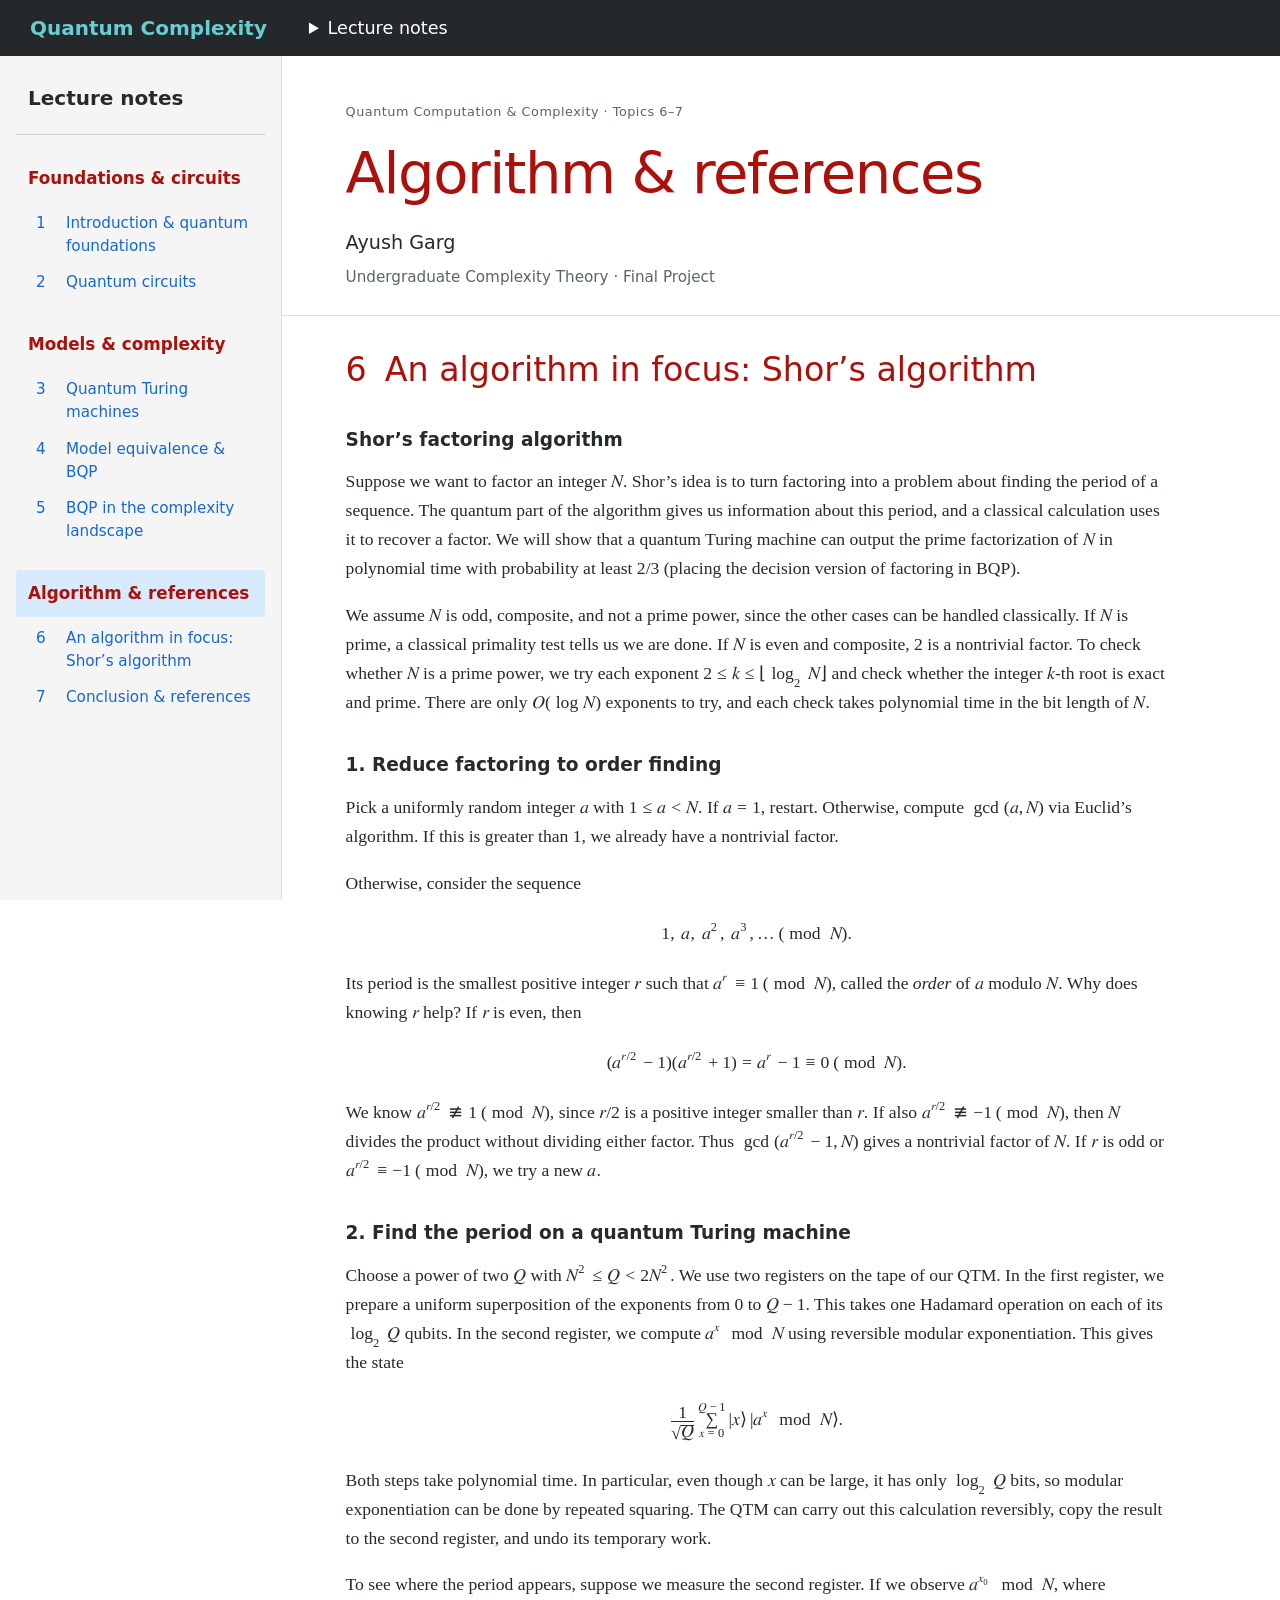
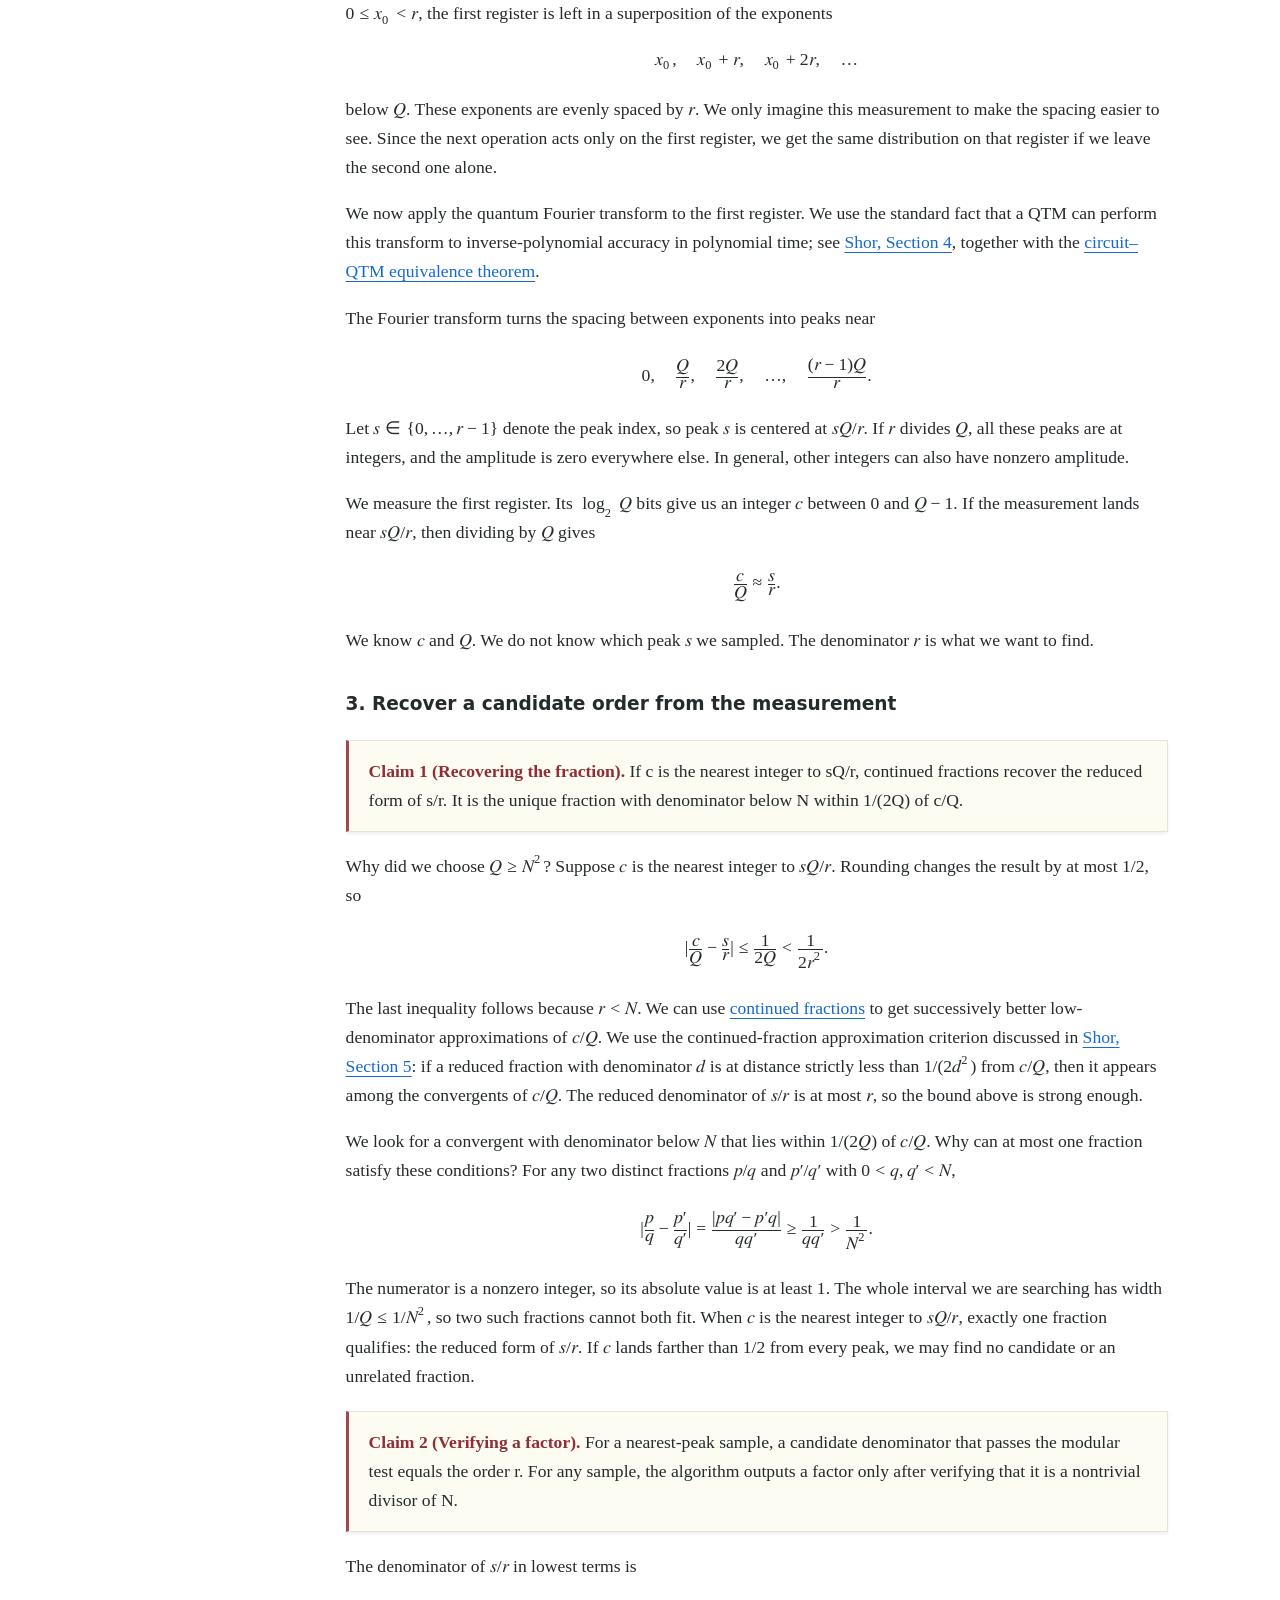
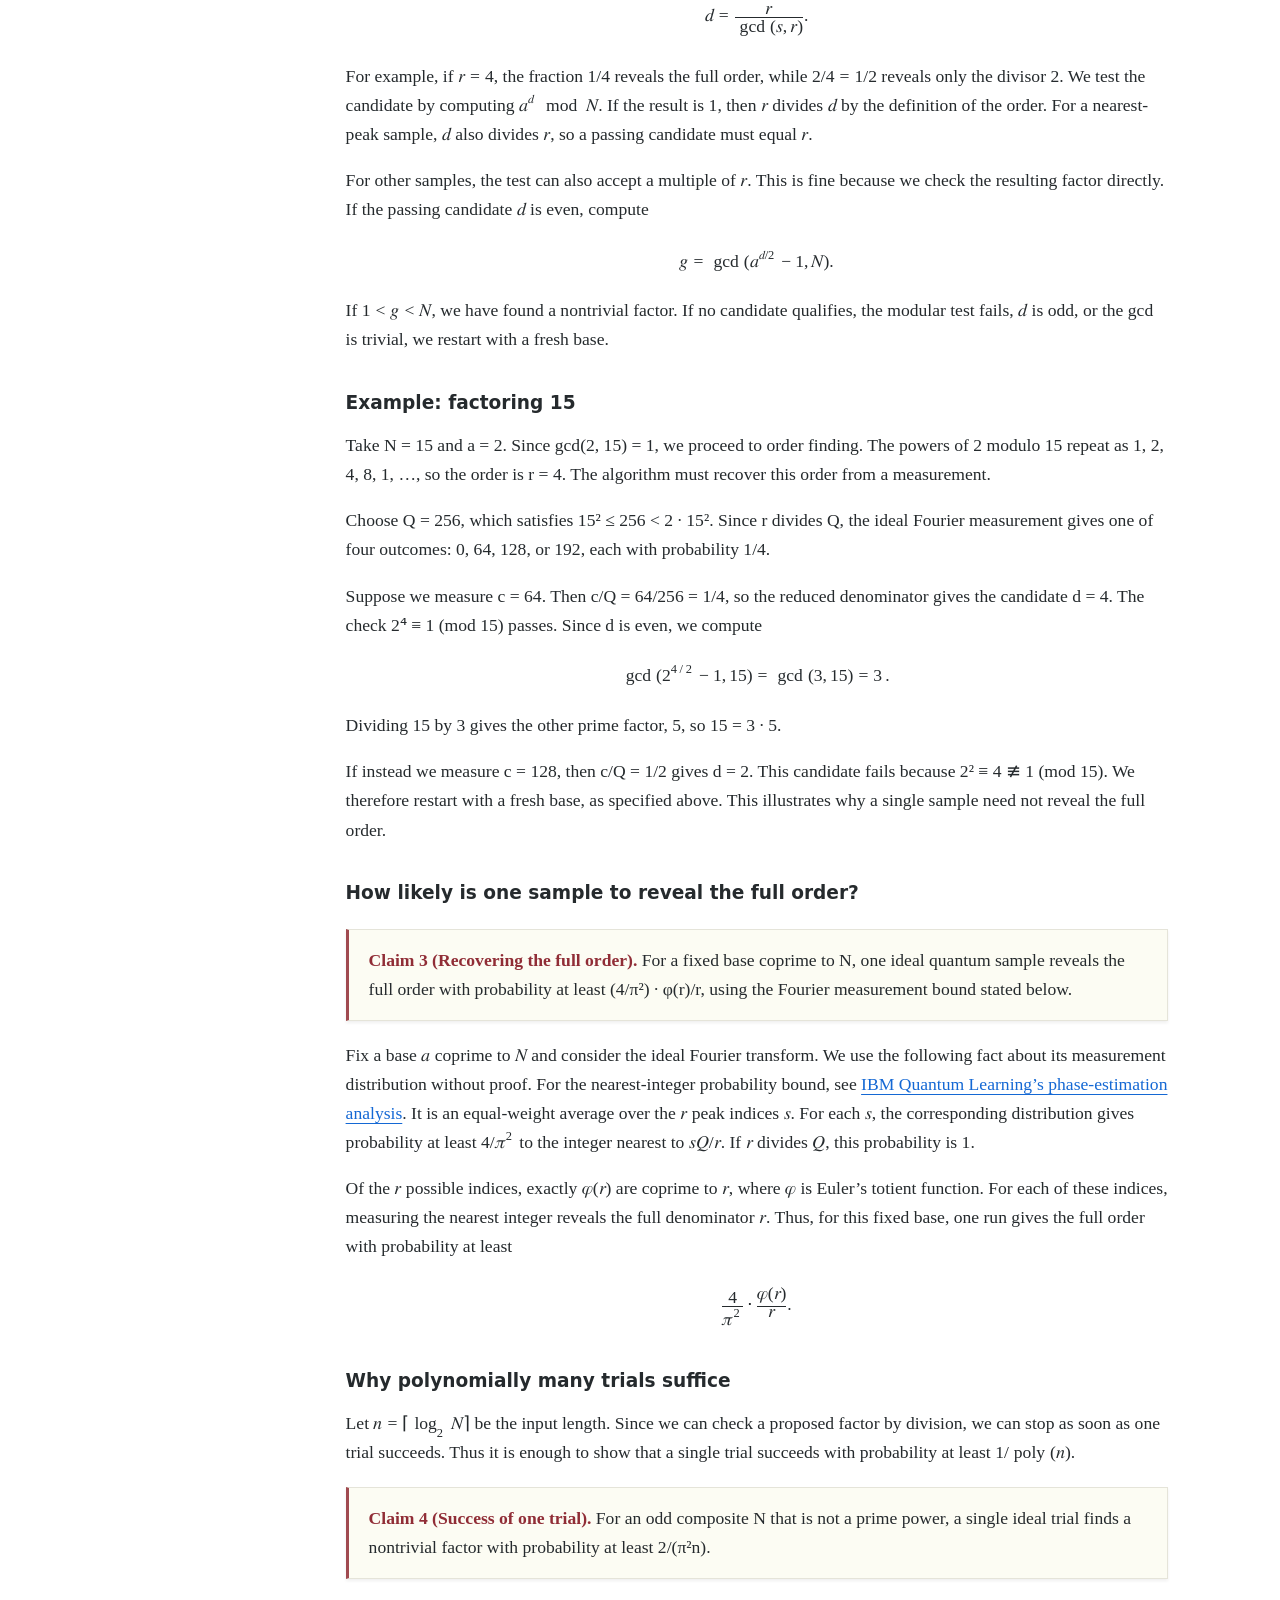
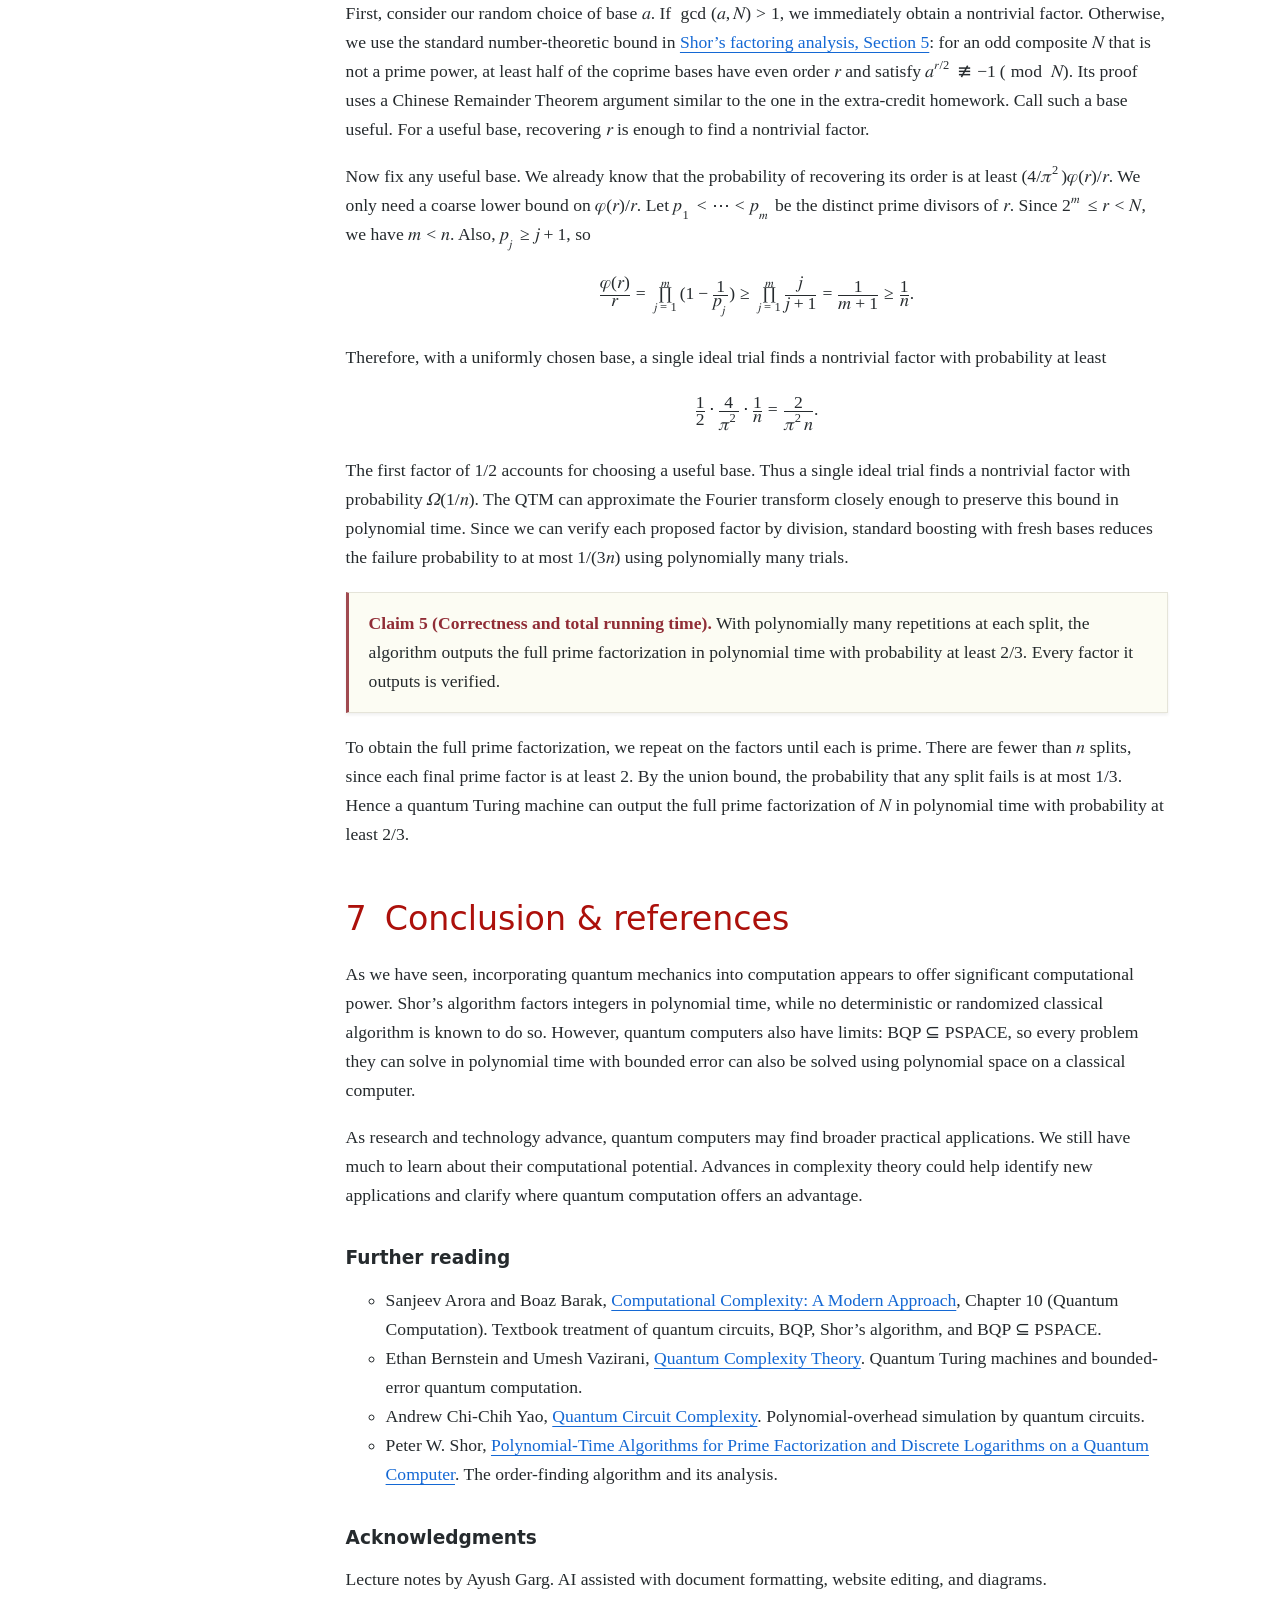
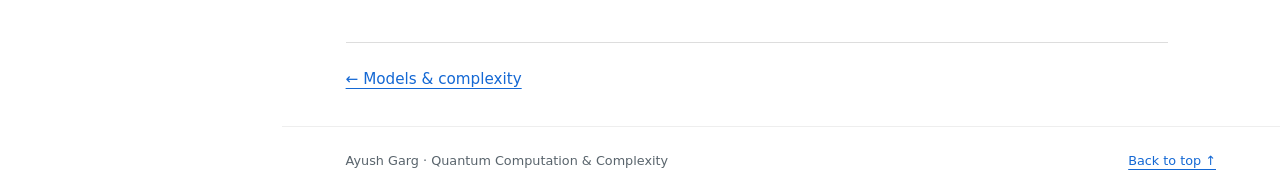
<file: algorithm-and-references.html>
<!DOCTYPE html>
<html lang="en">

<head>
  <meta charset="utf-8">
  <meta name="viewport" content="width=device-width, initial-scale=1">
  <meta name="description"
    content="Ayush Garg’s complexity theory final project: lecture notes on quantum computation and BQP.">
  <title>Algorithm &amp; references | Ayush Garg</title>
  <link rel="stylesheet" href="styles.css?v=quantum-notes-2">
</head>

<body>
  <a class="skip-link" href="#outline">Skip to lecture notes</a>
  <header class="topbar">
    <a class="brand" href="index.html">Quantum Complexity</a>
    <details class="lecture-menu">
      <summary>Lecture notes</summary>
      <div class="menu-links"><a href="index.html">Foundations &amp; circuits</a><a
          href="models-and-complexity.html">Models &amp; complexity</a><a href="algorithm-and-references.html"
          aria-current="page">Algorithm &amp; references</a></div>
    </details>
  </header>
  <aside class="sidebar">
    <h2>Lecture notes</h2>
    <nav aria-label="Lecture notes">
      <div class="nav-group"><a class="lecture-link" href="index.html">Foundations &amp; circuits</a>
        <ul class="section-links">
          <li><a href="index.html#introduction"><span>1</span>Introduction &amp; quantum foundations</a></li>
          <li><a href="index.html#quantum-circuits"><span>2</span>Quantum circuits</a></li>
        </ul>
      </div>
      <div class="nav-group"><a class="lecture-link" href="models-and-complexity.html">Models &amp; complexity</a>
        <ul class="section-links">
          <li><a href="models-and-complexity.html#quantum-turing-machines"><span>3</span>Quantum Turing machines</a>
          </li>
          <li><a href="models-and-complexity.html#equivalence-and-bqp"><span>4</span>Model equivalence &amp; BQP</a>
          </li>
          <li><a href="models-and-complexity.html#complexity-landscape"><span>5</span>BQP in the complexity
              landscape</a></li>
        </ul>
      </div>
      <div class="nav-group"><a class="lecture-link" href="algorithm-and-references.html" aria-current="page">Algorithm
          &amp; references</a>
        <ul class="section-links">
          <li><a href="algorithm-and-references.html#quantum-algorithm"><span>6</span>An algorithm in focus: Shor’s
              algorithm</a></li>
          <li><a href="algorithm-and-references.html#conclusion-and-references"><span>7</span>Conclusion &amp;
              references</a></li>
        </ul>
      </div>
    </nav>
  </aside>
  <div class="reading-pane">
    <main id="outline">
      <header class="lecture-header">
        <p class="eyebrow">Quantum Computation &amp; Complexity · Topics 6–7</p>
        <h1>Algorithm &amp; references</h1>
        <p class="byline">Ayush Garg</p>
        <p class="course">Undergraduate Complexity Theory · Final Project</p>
      </header>
      <div class="notes-body">

        <ol class="chapters" start="6" style="--chapter-start: 5">
          <li>
            <section id="quantum-algorithm" aria-labelledby="algorithm-title">
              <h2 id="algorithm-title"><a href="#quantum-algorithm">An algorithm in focus: Shor’s algorithm</a></h2>
              <h3 id="shors-factoring-algorithm">Shor’s factoring algorithm</h3>
<p>Suppose we want to factor an integer <math display="inline" xmlns="http://www.w3.org/1998/Math/MathML"><semantics><mi>N</mi><annotation encoding="application/x-tex">N</annotation></semantics></math>. Shor’s idea is to turn factoring into a problem about finding the period of a sequence. The quantum part of the algorithm gives us information about this period, and a classical calculation uses it to recover a factor. We will show that a quantum Turing machine can output the prime factorization of <math display="inline" xmlns="http://www.w3.org/1998/Math/MathML"><semantics><mi>N</mi><annotation encoding="application/x-tex">N</annotation></semantics></math> in polynomial time with probability at least <math display="inline" xmlns="http://www.w3.org/1998/Math/MathML"><semantics><mrow><mn>2</mn><mi>/</mi><mn>3</mn></mrow><annotation encoding="application/x-tex">2/3</annotation></semantics></math> (placing the decision version of factoring in <math display="inline" xmlns="http://www.w3.org/1998/Math/MathML"><semantics><mrow><mi mathvariant="normal">B</mi><mi mathvariant="normal">Q</mi><mi mathvariant="normal">P</mi></mrow><annotation encoding="application/x-tex">\mathrm{BQP}</annotation></semantics></math>).</p>
<p>We assume <math display="inline" xmlns="http://www.w3.org/1998/Math/MathML"><semantics><mi>N</mi><annotation encoding="application/x-tex">N</annotation></semantics></math> is odd, composite, and not a prime power, since the other cases can be handled classically. If <math display="inline" xmlns="http://www.w3.org/1998/Math/MathML"><semantics><mi>N</mi><annotation encoding="application/x-tex">N</annotation></semantics></math> is prime, a classical primality test tells us we are done. If <math display="inline" xmlns="http://www.w3.org/1998/Math/MathML"><semantics><mi>N</mi><annotation encoding="application/x-tex">N</annotation></semantics></math> is even and composite, <math display="inline" xmlns="http://www.w3.org/1998/Math/MathML"><semantics><mn>2</mn><annotation encoding="application/x-tex">2</annotation></semantics></math> is a nontrivial factor. To check whether <math display="inline" xmlns="http://www.w3.org/1998/Math/MathML"><semantics><mi>N</mi><annotation encoding="application/x-tex">N</annotation></semantics></math> is a prime power, we try each exponent <math display="inline" xmlns="http://www.w3.org/1998/Math/MathML"><semantics><mrow><mn>2</mn><mo>≤</mo><mi>k</mi><mo>≤</mo><mo stretchy="false" form="prefix">⌊</mo><msub><mo>log</mo><mn>2</mn></msub><mi>N</mi><mo stretchy="false" form="postfix">⌋</mo></mrow><annotation encoding="application/x-tex">2\le k\le\lfloor\log_2 N\rfloor</annotation></semantics></math> and check whether the integer <math display="inline" xmlns="http://www.w3.org/1998/Math/MathML"><semantics><mi>k</mi><annotation encoding="application/x-tex">k</annotation></semantics></math>-th root is exact and prime. There are only <math display="inline" xmlns="http://www.w3.org/1998/Math/MathML"><semantics><mrow><mi>O</mi><mrow><mo stretchy="true" form="prefix">(</mo><mo>log</mo><mi>N</mi><mo stretchy="true" form="postfix">)</mo></mrow></mrow><annotation encoding="application/x-tex">O(\log N)</annotation></semantics></math> exponents to try, and each check takes polynomial time in the bit length of <math display="inline" xmlns="http://www.w3.org/1998/Math/MathML"><semantics><mi>N</mi><annotation encoding="application/x-tex">N</annotation></semantics></math>.</p>
<h3 id="reduce-factoring-to-order-finding.">1. Reduce factoring to order finding</h3>
<p>Pick a uniformly random integer <math display="inline" xmlns="http://www.w3.org/1998/Math/MathML"><semantics><mi>a</mi><annotation encoding="application/x-tex">a</annotation></semantics></math> with <math display="inline" xmlns="http://www.w3.org/1998/Math/MathML"><semantics><mrow><mn>1</mn><mo>≤</mo><mi>a</mi><mo>&lt;</mo><mi>N</mi></mrow><annotation encoding="application/x-tex">1\le a&lt;N</annotation></semantics></math>. If <math display="inline" xmlns="http://www.w3.org/1998/Math/MathML"><semantics><mrow><mi>a</mi><mo>=</mo><mn>1</mn></mrow><annotation encoding="application/x-tex">a=1</annotation></semantics></math>, restart. Otherwise, compute <math display="inline" xmlns="http://www.w3.org/1998/Math/MathML"><semantics><mrow><mo>gcd</mo><mrow><mo stretchy="true" form="prefix">(</mo><mi>a</mi><mo>,</mo><mi>N</mi><mo stretchy="true" form="postfix">)</mo></mrow></mrow><annotation encoding="application/x-tex">\gcd(a,N)</annotation></semantics></math> via Euclid’s algorithm. If this is greater than <math display="inline" xmlns="http://www.w3.org/1998/Math/MathML"><semantics><mn>1</mn><annotation encoding="application/x-tex">1</annotation></semantics></math>, we already have a nontrivial factor.</p>
<p>Otherwise, consider the sequence</p>
<p><math display="block" xmlns="http://www.w3.org/1998/Math/MathML"><semantics><mrow><mn>1</mn><mo>,</mo><mspace width="0.222em"></mspace><mi>a</mi><mo>,</mo><mspace width="0.222em"></mspace><msup><mi>a</mi><mn>2</mn></msup><mo>,</mo><mspace width="0.222em"></mspace><msup><mi>a</mi><mn>3</mn></msup><mo>,</mo><mi>…</mi><mrow><mspace width="0.222em"></mspace><mo stretchy="false" form="prefix">(</mo><mo>mod</mo><mspace width="0.222em"></mspace><mi>N</mi><mo stretchy="false" form="postfix">)</mo></mrow><mi>.</mi></mrow><annotation encoding="application/x-tex">1,\ a,\ a^2,\ a^3,\ldots \pmod N.</annotation></semantics></math></p>
<p>Its period is the smallest positive integer <math display="inline" xmlns="http://www.w3.org/1998/Math/MathML"><semantics><mi>r</mi><annotation encoding="application/x-tex">r</annotation></semantics></math> such that <math display="inline" xmlns="http://www.w3.org/1998/Math/MathML"><semantics><mrow><msup><mi>a</mi><mi>r</mi></msup><mo>≡</mo><mn>1</mn><mrow><mspace width="0.222em"></mspace><mo stretchy="false" form="prefix">(</mo><mo>mod</mo><mspace width="0.222em"></mspace><mi>N</mi><mo stretchy="false" form="postfix">)</mo></mrow></mrow><annotation encoding="application/x-tex">a^r\equiv1\pmod N</annotation></semantics></math>, called the <em>order</em> of <math display="inline" xmlns="http://www.w3.org/1998/Math/MathML"><semantics><mi>a</mi><annotation encoding="application/x-tex">a</annotation></semantics></math> modulo <math display="inline" xmlns="http://www.w3.org/1998/Math/MathML"><semantics><mi>N</mi><annotation encoding="application/x-tex">N</annotation></semantics></math>. Why does knowing <math display="inline" xmlns="http://www.w3.org/1998/Math/MathML"><semantics><mi>r</mi><annotation encoding="application/x-tex">r</annotation></semantics></math> help? If <math display="inline" xmlns="http://www.w3.org/1998/Math/MathML"><semantics><mi>r</mi><annotation encoding="application/x-tex">r</annotation></semantics></math> is even, then</p>
<p><math display="block" xmlns="http://www.w3.org/1998/Math/MathML"><semantics><mrow><mrow><mo stretchy="true" form="prefix">(</mo><msup><mi>a</mi><mrow><mi>r</mi><mi>/</mi><mn>2</mn></mrow></msup><mo>−</mo><mn>1</mn><mo stretchy="true" form="postfix">)</mo></mrow><mrow><mo stretchy="true" form="prefix">(</mo><msup><mi>a</mi><mrow><mi>r</mi><mi>/</mi><mn>2</mn></mrow></msup><mo>+</mo><mn>1</mn><mo stretchy="true" form="postfix">)</mo></mrow><mo>=</mo><msup><mi>a</mi><mi>r</mi></msup><mo>−</mo><mn>1</mn><mo>≡</mo><mn>0</mn><mrow><mspace width="0.222em"></mspace><mo stretchy="false" form="prefix">(</mo><mo>mod</mo><mspace width="0.222em"></mspace><mi>N</mi><mo stretchy="false" form="postfix">)</mo></mrow><mi>.</mi></mrow><annotation encoding="application/x-tex">(a^{r/2}-1)(a^{r/2}+1)=a^r-1\equiv0\pmod N.</annotation></semantics></math></p>
<p>We know <math display="inline" xmlns="http://www.w3.org/1998/Math/MathML"><semantics><mrow><msup><mi>a</mi><mrow><mi>r</mi><mi>/</mi><mn>2</mn></mrow></msup><mo>≢</mo><mn>1</mn><mrow><mspace width="0.222em"></mspace><mo stretchy="false" form="prefix">(</mo><mo>mod</mo><mspace width="0.222em"></mspace><mi>N</mi><mo stretchy="false" form="postfix">)</mo></mrow></mrow><annotation encoding="application/x-tex">a^{r/2}\not\equiv1\pmod N</annotation></semantics></math>, since <math display="inline" xmlns="http://www.w3.org/1998/Math/MathML"><semantics><mrow><mi>r</mi><mi>/</mi><mn>2</mn></mrow><annotation encoding="application/x-tex">r/2</annotation></semantics></math> is a positive integer smaller than <math display="inline" xmlns="http://www.w3.org/1998/Math/MathML"><semantics><mi>r</mi><annotation encoding="application/x-tex">r</annotation></semantics></math>. If also <math display="inline" xmlns="http://www.w3.org/1998/Math/MathML"><semantics><mrow><msup><mi>a</mi><mrow><mi>r</mi><mi>/</mi><mn>2</mn></mrow></msup><mo>≢</mo><mi>−</mi><mn>1</mn><mrow><mspace width="0.222em"></mspace><mo stretchy="false" form="prefix">(</mo><mo>mod</mo><mspace width="0.222em"></mspace><mi>N</mi><mo stretchy="false" form="postfix">)</mo></mrow></mrow><annotation encoding="application/x-tex">a^{r/2}\not\equiv-1\pmod N</annotation></semantics></math>, then <math display="inline" xmlns="http://www.w3.org/1998/Math/MathML"><semantics><mi>N</mi><annotation encoding="application/x-tex">N</annotation></semantics></math> divides the product without dividing either factor. Thus <math display="inline" xmlns="http://www.w3.org/1998/Math/MathML"><semantics><mrow><mo>gcd</mo><mrow><mo stretchy="true" form="prefix">(</mo><msup><mi>a</mi><mrow><mi>r</mi><mi>/</mi><mn>2</mn></mrow></msup><mo>−</mo><mn>1</mn><mo>,</mo><mi>N</mi><mo stretchy="true" form="postfix">)</mo></mrow></mrow><annotation encoding="application/x-tex">\gcd(a^{r/2}-1,N)</annotation></semantics></math> gives a nontrivial factor of <math display="inline" xmlns="http://www.w3.org/1998/Math/MathML"><semantics><mi>N</mi><annotation encoding="application/x-tex">N</annotation></semantics></math>. If <math display="inline" xmlns="http://www.w3.org/1998/Math/MathML"><semantics><mi>r</mi><annotation encoding="application/x-tex">r</annotation></semantics></math> is odd or <math display="inline" xmlns="http://www.w3.org/1998/Math/MathML"><semantics><mrow><msup><mi>a</mi><mrow><mi>r</mi><mi>/</mi><mn>2</mn></mrow></msup><mo>≡</mo><mi>−</mi><mn>1</mn><mrow><mspace width="0.222em"></mspace><mo stretchy="false" form="prefix">(</mo><mo>mod</mo><mspace width="0.222em"></mspace><mi>N</mi><mo stretchy="false" form="postfix">)</mo></mrow></mrow><annotation encoding="application/x-tex">a^{r/2}\equiv-1\pmod N</annotation></semantics></math>, we try a new <math display="inline" xmlns="http://www.w3.org/1998/Math/MathML"><semantics><mi>a</mi><annotation encoding="application/x-tex">a</annotation></semantics></math>.</p>
<h3 id="find-the-period-on-a-quantum-turing-machine">2. Find the period on a quantum Turing machine</h3>
<p>Choose a power of two <math display="inline" xmlns="http://www.w3.org/1998/Math/MathML"><semantics><mi>Q</mi><annotation encoding="application/x-tex">Q</annotation></semantics></math> with <math display="inline" xmlns="http://www.w3.org/1998/Math/MathML"><semantics><mrow><msup><mi>N</mi><mn>2</mn></msup><mo>≤</mo><mi>Q</mi><mo>&lt;</mo><mn>2</mn><msup><mi>N</mi><mn>2</mn></msup></mrow><annotation encoding="application/x-tex">N^2\le Q&lt;2N^2</annotation></semantics></math>. We use two registers on the tape of our QTM. In the first register, we prepare a uniform superposition of the exponents from <math display="inline" xmlns="http://www.w3.org/1998/Math/MathML"><semantics><mn>0</mn><annotation encoding="application/x-tex">0</annotation></semantics></math> to <math display="inline" xmlns="http://www.w3.org/1998/Math/MathML"><semantics><mrow><mi>Q</mi><mo>−</mo><mn>1</mn></mrow><annotation encoding="application/x-tex">Q-1</annotation></semantics></math>. This takes one Hadamard operation on each of its <math display="inline" xmlns="http://www.w3.org/1998/Math/MathML"><semantics><mrow><msub><mo>log</mo><mn>2</mn></msub><mi>Q</mi></mrow><annotation encoding="application/x-tex">\log_2 Q</annotation></semantics></math> qubits. In the second register, we compute <math display="inline" xmlns="http://www.w3.org/1998/Math/MathML"><semantics><mrow><msup><mi>a</mi><mi>x</mi></msup><mrow><mspace width="0.222em"></mspace><mo>mod</mo><mspace width="0.222em"></mspace><mi>N</mi></mrow></mrow><annotation encoding="application/x-tex">a^x\bmod N</annotation></semantics></math> using reversible modular exponentiation. This gives the state</p>
<p><math display="block" xmlns="http://www.w3.org/1998/Math/MathML"><semantics><mrow><mfrac><mn>1</mn><msqrt><mi>Q</mi></msqrt></mfrac><munderover><mo>∑</mo><mrow><mi>x</mi><mo>=</mo><mn>0</mn></mrow><mrow><mi>Q</mi><mo>−</mo><mn>1</mn></mrow></munderover><mrow><mo stretchy="true" form="prefix">|</mo><mi>x</mi><mo stretchy="true" form="postfix">⟩</mo></mrow><mspace width="0.167em"></mspace><mrow><mo stretchy="true" form="prefix">|</mo><msup><mi>a</mi><mi>x</mi></msup><mrow><mspace width="0.222em"></mspace><mo>mod</mo><mspace width="0.222em"></mspace><mi>N</mi></mrow><mo stretchy="true" form="postfix">⟩</mo></mrow><mi>.</mi></mrow><annotation encoding="application/x-tex">\frac{1}{\sqrt Q}\sum_{x=0}^{Q-1}\left\lvert x\right\rangle\,\left\lvert a^x\bmod N\right\rangle.</annotation></semantics></math></p>
<p>Both steps take polynomial time. In particular, even though <math display="inline" xmlns="http://www.w3.org/1998/Math/MathML"><semantics><mi>x</mi><annotation encoding="application/x-tex">x</annotation></semantics></math> can be large, it has only <math display="inline" xmlns="http://www.w3.org/1998/Math/MathML"><semantics><mrow><msub><mo>log</mo><mn>2</mn></msub><mi>Q</mi></mrow><annotation encoding="application/x-tex">\log_2 Q</annotation></semantics></math> bits, so modular exponentiation can be done by repeated squaring. The QTM can carry out this calculation reversibly, copy the result to the second register, and undo its temporary work.</p>
<p>To see where the period appears, suppose we measure the second register. If we observe <math display="inline" xmlns="http://www.w3.org/1998/Math/MathML"><semantics><mrow><msup><mi>a</mi><msub><mi>x</mi><mn>0</mn></msub></msup><mrow><mspace width="0.222em"></mspace><mo>mod</mo><mspace width="0.222em"></mspace><mi>N</mi></mrow></mrow><annotation encoding="application/x-tex">a^{x_0}\bmod N</annotation></semantics></math>, where <math display="inline" xmlns="http://www.w3.org/1998/Math/MathML"><semantics><mrow><mn>0</mn><mo>≤</mo><msub><mi>x</mi><mn>0</mn></msub><mo>&lt;</mo><mi>r</mi></mrow><annotation encoding="application/x-tex">0\le x_0&lt;r</annotation></semantics></math>, the first register is left in a superposition of the exponents</p>
<p><math display="block" xmlns="http://www.w3.org/1998/Math/MathML"><semantics><mrow><msub><mi>x</mi><mn>0</mn></msub><mo>,</mo><mspace width="1.0em"></mspace><msub><mi>x</mi><mn>0</mn></msub><mo>+</mo><mi>r</mi><mo>,</mo><mspace width="1.0em"></mspace><msub><mi>x</mi><mn>0</mn></msub><mo>+</mo><mn>2</mn><mi>r</mi><mo>,</mo><mspace width="1.0em"></mspace><mi>…</mi></mrow><annotation encoding="application/x-tex">x_0,\quad x_0+r,\quad x_0+2r,\quad\ldots</annotation></semantics></math></p>
<p>below <math display="inline" xmlns="http://www.w3.org/1998/Math/MathML"><semantics><mi>Q</mi><annotation encoding="application/x-tex">Q</annotation></semantics></math>. These exponents are evenly spaced by <math display="inline" xmlns="http://www.w3.org/1998/Math/MathML"><semantics><mi>r</mi><annotation encoding="application/x-tex">r</annotation></semantics></math>. We only imagine this measurement to make the spacing easier to see. Since the next operation acts only on the first register, we get the same distribution on that register if we leave the second one alone.</p>
<p>We now apply the quantum Fourier transform to the first register. We use the standard fact that a QTM can perform this transform to inverse-polynomial accuracy in polynomial time; see <a href="https://arxiv.org/html/quant-ph/9508027#S4">Shor, Section 4</a>, together with the <a href="https://doi.org/10.1109/SFCS.1993.366852">circuit–QTM equivalence theorem</a>. </p>
<p>The Fourier transform turns the spacing between exponents into peaks near</p>
<p><math display="block" xmlns="http://www.w3.org/1998/Math/MathML"><semantics><mrow><mn>0</mn><mo>,</mo><mspace width="1.0em"></mspace><mfrac><mi>Q</mi><mi>r</mi></mfrac><mo>,</mo><mspace width="1.0em"></mspace><mfrac><mrow><mn>2</mn><mi>Q</mi></mrow><mi>r</mi></mfrac><mo>,</mo><mspace width="1.0em"></mspace><mi>…</mi><mo>,</mo><mspace width="1.0em"></mspace><mfrac><mrow><mrow><mo stretchy="true" form="prefix">(</mo><mi>r</mi><mo>−</mo><mn>1</mn><mo stretchy="true" form="postfix">)</mo></mrow><mi>Q</mi></mrow><mi>r</mi></mfrac><mi>.</mi></mrow><annotation encoding="application/x-tex">0,\quad \frac{Q}{r},\quad \frac{2Q}{r},\quad\ldots,\quad \frac{(r-1)Q}{r}.</annotation></semantics></math></p>
<p>Let <math display="inline" xmlns="http://www.w3.org/1998/Math/MathML"><semantics><mrow><mi>s</mi><mo>∈</mo><mo stretchy="false" form="prefix">{</mo><mn>0</mn><mo>,</mo><mi>…</mi><mo>,</mo><mi>r</mi><mo>−</mo><mn>1</mn><mo stretchy="false" form="postfix">}</mo></mrow><annotation encoding="application/x-tex">s\in\{0,\ldots,r-1\}</annotation></semantics></math> denote the peak index, so peak <math display="inline" xmlns="http://www.w3.org/1998/Math/MathML"><semantics><mi>s</mi><annotation encoding="application/x-tex">s</annotation></semantics></math> is centered at <math display="inline" xmlns="http://www.w3.org/1998/Math/MathML"><semantics><mrow><mi>s</mi><mi>Q</mi><mi>/</mi><mi>r</mi></mrow><annotation encoding="application/x-tex">sQ/r</annotation></semantics></math>. If <math display="inline" xmlns="http://www.w3.org/1998/Math/MathML"><semantics><mi>r</mi><annotation encoding="application/x-tex">r</annotation></semantics></math> divides <math display="inline" xmlns="http://www.w3.org/1998/Math/MathML"><semantics><mi>Q</mi><annotation encoding="application/x-tex">Q</annotation></semantics></math>, all these peaks are at integers, and the amplitude is zero everywhere else. In general, other integers can also have nonzero amplitude.</p>
<p>We measure the first register. Its <math display="inline" xmlns="http://www.w3.org/1998/Math/MathML"><semantics><mrow><msub><mo>log</mo><mn>2</mn></msub><mi>Q</mi></mrow><annotation encoding="application/x-tex">\log_2 Q</annotation></semantics></math> bits give us an integer <math display="inline" xmlns="http://www.w3.org/1998/Math/MathML"><semantics><mi>c</mi><annotation encoding="application/x-tex">c</annotation></semantics></math> between <math display="inline" xmlns="http://www.w3.org/1998/Math/MathML"><semantics><mn>0</mn><annotation encoding="application/x-tex">0</annotation></semantics></math> and <math display="inline" xmlns="http://www.w3.org/1998/Math/MathML"><semantics><mrow><mi>Q</mi><mo>−</mo><mn>1</mn></mrow><annotation encoding="application/x-tex">Q-1</annotation></semantics></math>. If the measurement lands near <math display="inline" xmlns="http://www.w3.org/1998/Math/MathML"><semantics><mrow><mi>s</mi><mi>Q</mi><mi>/</mi><mi>r</mi></mrow><annotation encoding="application/x-tex">sQ/r</annotation></semantics></math>, then dividing by <math display="inline" xmlns="http://www.w3.org/1998/Math/MathML"><semantics><mi>Q</mi><annotation encoding="application/x-tex">Q</annotation></semantics></math> gives</p>
<p><math display="block" xmlns="http://www.w3.org/1998/Math/MathML"><semantics><mrow><mfrac><mi>c</mi><mi>Q</mi></mfrac><mo>≈</mo><mfrac><mi>s</mi><mi>r</mi></mfrac><mi>.</mi></mrow><annotation encoding="application/x-tex">\frac{c}{Q}\approx\frac{s}{r}.</annotation></semantics></math></p>
<p>We know <math display="inline" xmlns="http://www.w3.org/1998/Math/MathML"><semantics><mi>c</mi><annotation encoding="application/x-tex">c</annotation></semantics></math> and <math display="inline" xmlns="http://www.w3.org/1998/Math/MathML"><semantics><mi>Q</mi><annotation encoding="application/x-tex">Q</annotation></semantics></math>. We do not know which peak <math display="inline" xmlns="http://www.w3.org/1998/Math/MathML"><semantics><mi>s</mi><annotation encoding="application/x-tex">s</annotation></semantics></math> we sampled. The denominator <math display="inline" xmlns="http://www.w3.org/1998/Math/MathML"><semantics><mi>r</mi><annotation encoding="application/x-tex">r</annotation></semantics></math> is what we want to find.</p>
<h3 id="recover-a-candidate-order-from-the-measurement">3. Recover a candidate order from the measurement</h3>
<div class="definition">
<p><strong>Claim 1 (Recovering the fraction).</strong> If c is the nearest integer to sQ/r, continued fractions recover the reduced form of s/r. It is the unique fraction with denominator below N within 1/(2Q) of c/Q.</p>
</div>
<p>Why did we choose <math display="inline" xmlns="http://www.w3.org/1998/Math/MathML"><semantics><mrow><mi>Q</mi><mo>≥</mo><msup><mi>N</mi><mn>2</mn></msup></mrow><annotation encoding="application/x-tex">Q\ge N^2</annotation></semantics></math>? Suppose <math display="inline" xmlns="http://www.w3.org/1998/Math/MathML"><semantics><mi>c</mi><annotation encoding="application/x-tex">c</annotation></semantics></math> is the nearest integer to <math display="inline" xmlns="http://www.w3.org/1998/Math/MathML"><semantics><mrow><mi>s</mi><mi>Q</mi><mi>/</mi><mi>r</mi></mrow><annotation encoding="application/x-tex">sQ/r</annotation></semantics></math>. Rounding changes the result by at most <math display="inline" xmlns="http://www.w3.org/1998/Math/MathML"><semantics><mrow><mn>1</mn><mi>/</mi><mn>2</mn></mrow><annotation encoding="application/x-tex">1/2</annotation></semantics></math>, so</p>
<p><math display="block" xmlns="http://www.w3.org/1998/Math/MathML"><semantics><mrow><mrow><mo stretchy="true" form="prefix">|</mo><mfrac><mi>c</mi><mi>Q</mi></mfrac><mo>−</mo><mfrac><mi>s</mi><mi>r</mi></mfrac><mo stretchy="true" form="postfix">|</mo></mrow><mo>≤</mo><mfrac><mn>1</mn><mrow><mn>2</mn><mi>Q</mi></mrow></mfrac><mo>&lt;</mo><mfrac><mn>1</mn><mrow><mn>2</mn><msup><mi>r</mi><mn>2</mn></msup></mrow></mfrac><mi>.</mi></mrow><annotation encoding="application/x-tex">\left|\frac{c}{Q}-\frac{s}{r}\right|\le \frac{1}{2Q}&lt; \frac{1}{2r^2}.</annotation></semantics></math></p>
<p>The last inequality follows because <math display="inline" xmlns="http://www.w3.org/1998/Math/MathML"><semantics><mrow><mi>r</mi><mo>&lt;</mo><mi>N</mi></mrow><annotation encoding="application/x-tex">r&lt;N</annotation></semantics></math>. We can use <a href="https://en.wikipedia.org/wiki/Continued_fraction">continued fractions</a> to get successively better low-denominator approximations of <math display="inline" xmlns="http://www.w3.org/1998/Math/MathML"><semantics><mrow><mi>c</mi><mi>/</mi><mi>Q</mi></mrow><annotation encoding="application/x-tex">c/Q</annotation></semantics></math>. We use the continued-fraction approximation criterion discussed in <a href="https://arxiv.org/html/quant-ph/9508027#S5">Shor, Section 5</a>: if a reduced fraction with denominator <math display="inline" xmlns="http://www.w3.org/1998/Math/MathML"><semantics><mi>d</mi><annotation encoding="application/x-tex">d</annotation></semantics></math> is at distance strictly less than <math display="inline" xmlns="http://www.w3.org/1998/Math/MathML"><semantics><mrow><mn>1</mn><mi>/</mi><mrow><mo stretchy="true" form="prefix">(</mo><mn>2</mn><msup><mi>d</mi><mn>2</mn></msup><mo stretchy="true" form="postfix">)</mo></mrow></mrow><annotation encoding="application/x-tex">1/(2d^2)</annotation></semantics></math> from <math display="inline" xmlns="http://www.w3.org/1998/Math/MathML"><semantics><mrow><mi>c</mi><mi>/</mi><mi>Q</mi></mrow><annotation encoding="application/x-tex">c/Q</annotation></semantics></math>, then it appears among the convergents of <math display="inline" xmlns="http://www.w3.org/1998/Math/MathML"><semantics><mrow><mi>c</mi><mi>/</mi><mi>Q</mi></mrow><annotation encoding="application/x-tex">c/Q</annotation></semantics></math>. The reduced denominator of <math display="inline" xmlns="http://www.w3.org/1998/Math/MathML"><semantics><mrow><mi>s</mi><mi>/</mi><mi>r</mi></mrow><annotation encoding="application/x-tex">s/r</annotation></semantics></math> is at most <math display="inline" xmlns="http://www.w3.org/1998/Math/MathML"><semantics><mi>r</mi><annotation encoding="application/x-tex">r</annotation></semantics></math>, so the bound above is strong enough.</p>
<p>We look for a convergent with denominator below <math display="inline" xmlns="http://www.w3.org/1998/Math/MathML"><semantics><mi>N</mi><annotation encoding="application/x-tex">N</annotation></semantics></math> that lies within <math display="inline" xmlns="http://www.w3.org/1998/Math/MathML"><semantics><mrow><mn>1</mn><mi>/</mi><mrow><mo stretchy="true" form="prefix">(</mo><mn>2</mn><mi>Q</mi><mo stretchy="true" form="postfix">)</mo></mrow></mrow><annotation encoding="application/x-tex">1/(2Q)</annotation></semantics></math> of <math display="inline" xmlns="http://www.w3.org/1998/Math/MathML"><semantics><mrow><mi>c</mi><mi>/</mi><mi>Q</mi></mrow><annotation encoding="application/x-tex">c/Q</annotation></semantics></math>. Why can at most one fraction satisfy these conditions? For any two distinct fractions <math display="inline" xmlns="http://www.w3.org/1998/Math/MathML"><semantics><mrow><mi>p</mi><mi>/</mi><mi>q</mi></mrow><annotation encoding="application/x-tex">p/q</annotation></semantics></math> and <math display="inline" xmlns="http://www.w3.org/1998/Math/MathML"><semantics><mrow><mi>p</mi><mi>′</mi><mi>/</mi><mi>q</mi><mi>′</mi></mrow><annotation encoding="application/x-tex">p&#39;/q&#39;</annotation></semantics></math> with <math display="inline" xmlns="http://www.w3.org/1998/Math/MathML"><semantics><mrow><mn>0</mn><mo>&lt;</mo><mi>q</mi><mo>,</mo><mi>q</mi><mi>′</mi><mo>&lt;</mo><mi>N</mi></mrow><annotation encoding="application/x-tex">0&lt;q,q&#39;&lt;N</annotation></semantics></math>,</p>
<p><math display="block" xmlns="http://www.w3.org/1998/Math/MathML"><semantics><mrow><mrow><mo stretchy="true" form="prefix">|</mo><mfrac><mi>p</mi><mi>q</mi></mfrac><mo>−</mo><mfrac><mrow><mi>p</mi><mi>′</mi></mrow><mrow><mi>q</mi><mi>′</mi></mrow></mfrac><mo stretchy="true" form="postfix">|</mo></mrow><mo>=</mo><mfrac><mrow><mo stretchy="true" form="prefix">|</mo><mi>p</mi><mi>q</mi><mi>′</mi><mo>−</mo><mi>p</mi><mi>′</mi><mi>q</mi><mo stretchy="true" form="postfix">|</mo></mrow><mrow><mi>q</mi><mi>q</mi><mi>′</mi></mrow></mfrac><mo>≥</mo><mfrac><mn>1</mn><mrow><mi>q</mi><mi>q</mi><mi>′</mi></mrow></mfrac><mo>&gt;</mo><mfrac><mn>1</mn><msup><mi>N</mi><mn>2</mn></msup></mfrac><mi>.</mi></mrow><annotation encoding="application/x-tex">\left|\frac{p}{q}-\frac{p&#39;}{q&#39;}\right|=\frac{|pq&#39;-p&#39;q|}{qq&#39;}\ge \frac{1}{qq&#39;}&gt;\frac{1}{N^2}.</annotation></semantics></math></p>
<p>The numerator is a nonzero integer, so its absolute value is at least <math display="inline" xmlns="http://www.w3.org/1998/Math/MathML"><semantics><mn>1</mn><annotation encoding="application/x-tex">1</annotation></semantics></math>. The whole interval we are searching has width <math display="inline" xmlns="http://www.w3.org/1998/Math/MathML"><semantics><mrow><mn>1</mn><mi>/</mi><mi>Q</mi><mo>≤</mo><mn>1</mn><mi>/</mi><msup><mi>N</mi><mn>2</mn></msup></mrow><annotation encoding="application/x-tex">1/Q\le1/N^2</annotation></semantics></math>, so two such fractions cannot both fit. When <math display="inline" xmlns="http://www.w3.org/1998/Math/MathML"><semantics><mi>c</mi><annotation encoding="application/x-tex">c</annotation></semantics></math> is the nearest integer to <math display="inline" xmlns="http://www.w3.org/1998/Math/MathML"><semantics><mrow><mi>s</mi><mi>Q</mi><mi>/</mi><mi>r</mi></mrow><annotation encoding="application/x-tex">sQ/r</annotation></semantics></math>, exactly one fraction qualifies: the reduced form of <math display="inline" xmlns="http://www.w3.org/1998/Math/MathML"><semantics><mrow><mi>s</mi><mi>/</mi><mi>r</mi></mrow><annotation encoding="application/x-tex">s/r</annotation></semantics></math>. If <math display="inline" xmlns="http://www.w3.org/1998/Math/MathML"><semantics><mi>c</mi><annotation encoding="application/x-tex">c</annotation></semantics></math> lands farther than <math display="inline" xmlns="http://www.w3.org/1998/Math/MathML"><semantics><mrow><mn>1</mn><mi>/</mi><mn>2</mn></mrow><annotation encoding="application/x-tex">1/2</annotation></semantics></math> from every peak, we may find no candidate or an unrelated fraction.</p>
<div class="definition">
<p><strong>Claim 2 (Verifying a factor).</strong> For a nearest-peak sample, a candidate denominator that passes the modular test equals the order r. For any sample, the algorithm outputs a factor only after verifying that it is a nontrivial divisor of N.</p>
</div>
<p>The denominator of <math display="inline" xmlns="http://www.w3.org/1998/Math/MathML"><semantics><mrow><mi>s</mi><mi>/</mi><mi>r</mi></mrow><annotation encoding="application/x-tex">s/r</annotation></semantics></math> in lowest terms is</p>
<p><math display="block" xmlns="http://www.w3.org/1998/Math/MathML"><semantics><mrow><mi>d</mi><mo>=</mo><mfrac><mi>r</mi><mrow><mo>gcd</mo><mrow><mo stretchy="true" form="prefix">(</mo><mi>s</mi><mo>,</mo><mi>r</mi><mo stretchy="true" form="postfix">)</mo></mrow></mrow></mfrac><mi>.</mi></mrow><annotation encoding="application/x-tex">d=\frac{r}{\gcd(s,r)}.</annotation></semantics></math></p>
<p>For example, if <math display="inline" xmlns="http://www.w3.org/1998/Math/MathML"><semantics><mrow><mi>r</mi><mo>=</mo><mn>4</mn></mrow><annotation encoding="application/x-tex">r=4</annotation></semantics></math>, the fraction <math display="inline" xmlns="http://www.w3.org/1998/Math/MathML"><semantics><mrow><mn>1</mn><mi>/</mi><mn>4</mn></mrow><annotation encoding="application/x-tex">1/4</annotation></semantics></math> reveals the full order, while <math display="inline" xmlns="http://www.w3.org/1998/Math/MathML"><semantics><mrow><mn>2</mn><mi>/</mi><mn>4</mn><mo>=</mo><mn>1</mn><mi>/</mi><mn>2</mn></mrow><annotation encoding="application/x-tex">2/4=1/2</annotation></semantics></math> reveals only the divisor <math display="inline" xmlns="http://www.w3.org/1998/Math/MathML"><semantics><mn>2</mn><annotation encoding="application/x-tex">2</annotation></semantics></math>. We test the candidate by computing <math display="inline" xmlns="http://www.w3.org/1998/Math/MathML"><semantics><mrow><msup><mi>a</mi><mi>d</mi></msup><mrow><mspace width="0.222em"></mspace><mo>mod</mo><mspace width="0.222em"></mspace><mi>N</mi></mrow></mrow><annotation encoding="application/x-tex">a^d\bmod N</annotation></semantics></math>. If the result is <math display="inline" xmlns="http://www.w3.org/1998/Math/MathML"><semantics><mn>1</mn><annotation encoding="application/x-tex">1</annotation></semantics></math>, then <math display="inline" xmlns="http://www.w3.org/1998/Math/MathML"><semantics><mi>r</mi><annotation encoding="application/x-tex">r</annotation></semantics></math> divides <math display="inline" xmlns="http://www.w3.org/1998/Math/MathML"><semantics><mi>d</mi><annotation encoding="application/x-tex">d</annotation></semantics></math> by the definition of the order. For a nearest-peak sample, <math display="inline" xmlns="http://www.w3.org/1998/Math/MathML"><semantics><mi>d</mi><annotation encoding="application/x-tex">d</annotation></semantics></math> also divides <math display="inline" xmlns="http://www.w3.org/1998/Math/MathML"><semantics><mi>r</mi><annotation encoding="application/x-tex">r</annotation></semantics></math>, so a passing candidate must equal <math display="inline" xmlns="http://www.w3.org/1998/Math/MathML"><semantics><mi>r</mi><annotation encoding="application/x-tex">r</annotation></semantics></math>.</p>
<p>For other samples, the test can also accept a multiple of <math display="inline" xmlns="http://www.w3.org/1998/Math/MathML"><semantics><mi>r</mi><annotation encoding="application/x-tex">r</annotation></semantics></math>. This is fine because we check the resulting factor directly. If the passing candidate <math display="inline" xmlns="http://www.w3.org/1998/Math/MathML"><semantics><mi>d</mi><annotation encoding="application/x-tex">d</annotation></semantics></math> is even, compute</p>
<p><math display="block" xmlns="http://www.w3.org/1998/Math/MathML"><semantics><mrow><mi>g</mi><mo>=</mo><mo>gcd</mo><mrow><mo stretchy="true" form="prefix">(</mo><msup><mi>a</mi><mrow><mi>d</mi><mi>/</mi><mn>2</mn></mrow></msup><mo>−</mo><mn>1</mn><mo>,</mo><mi>N</mi><mo stretchy="true" form="postfix">)</mo></mrow><mi>.</mi></mrow><annotation encoding="application/x-tex">g=\gcd(a^{d/2}-1,N).</annotation></semantics></math></p>
<p>If <math display="inline" xmlns="http://www.w3.org/1998/Math/MathML"><semantics><mrow><mn>1</mn><mo>&lt;</mo><mi>g</mi><mo>&lt;</mo><mi>N</mi></mrow><annotation encoding="application/x-tex">1&lt;g&lt;N</annotation></semantics></math>, we have found a nontrivial factor. If no candidate qualifies, the modular test fails, <math display="inline" xmlns="http://www.w3.org/1998/Math/MathML"><semantics><mi>d</mi><annotation encoding="application/x-tex">d</annotation></semantics></math> is odd, or the gcd is trivial, we restart with a fresh base.</p>
<h3 id="example-factoring-15">Example: factoring 15</h3>
<p>Take N = 15 and a = 2. Since gcd(2, 15) = 1, we proceed to order finding. The powers of 2 modulo 15 repeat as 1, 2, 4, 8, 1, …, so the order is r = 4. The algorithm must recover this order from a measurement.</p>
<p>Choose Q = 256, which satisfies 15² ≤ 256 &lt; 2 · 15². Since r divides Q, the ideal Fourier measurement gives one of four outcomes: 0, 64, 128, or 192, each with probability 1/4.</p>
<p>Suppose we measure c = 64. Then c/Q = 64/256 = 1/4, so the reduced denominator gives the candidate d = 4. The check 2⁴ ≡ 1 (mod 15) passes. Since d is even, we compute</p>
<p><math display="block" xmlns="http://www.w3.org/1998/Math/MathML">
  <semantics>
    <mrow>
      <mo>gcd</mo><mo>(</mo><msup><mn>2</mn><mrow><mn>4</mn><mo>/</mo><mn>2</mn></mrow></msup><mo>−</mo><mn>1</mn><mo>,</mo><mn>15</mn><mo>)</mo>
      <mo>=</mo><mo>gcd</mo><mo>(</mo><mn>3</mn><mo>,</mo><mn>15</mn><mo>)</mo><mo>=</mo><mn>3</mn><mo>.</mo>
    </mrow>
    <annotation encoding="application/x-tex">\gcd(2^{4/2}-1,15)=\gcd(3,15)=3.</annotation>
  </semantics>
</math></p>
<p>Dividing 15 by 3 gives the other prime factor, 5, so 15 = 3 · 5.</p>
<p>If instead we measure c = 128, then c/Q = 1/2 gives d = 2. This candidate fails because 2² ≡ 4 ≢ 1 (mod 15). We therefore restart with a fresh base, as specified above. This illustrates why a single sample need not reveal the full order.</p>
<h3 id="how-likely-is-one-sample-to-reveal-the-full-order">How likely is one sample to reveal the full order?</h3>
<div class="definition">
<p><strong>Claim 3 (Recovering the full order).</strong> For a fixed base coprime to N, one ideal quantum sample reveals the full order with probability at least (4/π²) · φ(r)/r, using the Fourier measurement bound stated below.</p>
</div>
<p>Fix a base <math display="inline" xmlns="http://www.w3.org/1998/Math/MathML"><semantics><mi>a</mi><annotation encoding="application/x-tex">a</annotation></semantics></math> coprime to <math display="inline" xmlns="http://www.w3.org/1998/Math/MathML"><semantics><mi>N</mi><annotation encoding="application/x-tex">N</annotation></semantics></math> and consider the ideal Fourier transform. We use the following fact about its measurement distribution without proof. For the nearest-integer probability bound, see <a href="https://quantum.cloud.ibm.com/learning/en/courses/fundamentals-of-quantum-algorithms/phase-estimation-and-factoring/phase-estimation-procedure">IBM Quantum Learning’s phase-estimation analysis</a>. It is an equal-weight average over the <math display="inline" xmlns="http://www.w3.org/1998/Math/MathML"><semantics><mi>r</mi><annotation encoding="application/x-tex">r</annotation></semantics></math> peak indices <math display="inline" xmlns="http://www.w3.org/1998/Math/MathML"><semantics><mi>s</mi><annotation encoding="application/x-tex">s</annotation></semantics></math>. For each <math display="inline" xmlns="http://www.w3.org/1998/Math/MathML"><semantics><mi>s</mi><annotation encoding="application/x-tex">s</annotation></semantics></math>, the corresponding distribution gives probability at least <math display="inline" xmlns="http://www.w3.org/1998/Math/MathML"><semantics><mrow><mn>4</mn><mi>/</mi><msup><mi>π</mi><mn>2</mn></msup></mrow><annotation encoding="application/x-tex">4/\pi^2</annotation></semantics></math> to the integer nearest to <math display="inline" xmlns="http://www.w3.org/1998/Math/MathML"><semantics><mrow><mi>s</mi><mi>Q</mi><mi>/</mi><mi>r</mi></mrow><annotation encoding="application/x-tex">sQ/r</annotation></semantics></math>. If <math display="inline" xmlns="http://www.w3.org/1998/Math/MathML"><semantics><mi>r</mi><annotation encoding="application/x-tex">r</annotation></semantics></math> divides <math display="inline" xmlns="http://www.w3.org/1998/Math/MathML"><semantics><mi>Q</mi><annotation encoding="application/x-tex">Q</annotation></semantics></math>, this probability is <math display="inline" xmlns="http://www.w3.org/1998/Math/MathML"><semantics><mn>1</mn><annotation encoding="application/x-tex">1</annotation></semantics></math>.</p>
<p>Of the <math display="inline" xmlns="http://www.w3.org/1998/Math/MathML"><semantics><mi>r</mi><annotation encoding="application/x-tex">r</annotation></semantics></math> possible indices, exactly <math display="inline" xmlns="http://www.w3.org/1998/Math/MathML"><semantics><mrow><mi>φ</mi><mrow><mo stretchy="true" form="prefix">(</mo><mi>r</mi><mo stretchy="true" form="postfix">)</mo></mrow></mrow><annotation encoding="application/x-tex">\varphi(r)</annotation></semantics></math> are coprime to <math display="inline" xmlns="http://www.w3.org/1998/Math/MathML"><semantics><mi>r</mi><annotation encoding="application/x-tex">r</annotation></semantics></math>, where <math display="inline" xmlns="http://www.w3.org/1998/Math/MathML"><semantics><mi>φ</mi><annotation encoding="application/x-tex">\varphi</annotation></semantics></math> is Euler’s totient function. For each of these indices, measuring the nearest integer reveals the full denominator <math display="inline" xmlns="http://www.w3.org/1998/Math/MathML"><semantics><mi>r</mi><annotation encoding="application/x-tex">r</annotation></semantics></math>. Thus, for this fixed base, one run gives the full order with probability at least</p>
<p><math display="block" xmlns="http://www.w3.org/1998/Math/MathML"><semantics><mrow><mfrac><mn>4</mn><msup><mi>π</mi><mn>2</mn></msup></mfrac><mo>⋅</mo><mfrac><mrow><mi>φ</mi><mrow><mo stretchy="true" form="prefix">(</mo><mi>r</mi><mo stretchy="true" form="postfix">)</mo></mrow></mrow><mi>r</mi></mfrac><mi>.</mi></mrow><annotation encoding="application/x-tex">\frac{4}{\pi^2}\cdot\frac{\varphi(r)}{r}.</annotation></semantics></math></p>
<h3 id="why-polynomially-many-trials-suffice">Why polynomially many trials suffice</h3>
<p>Let <math display="inline" xmlns="http://www.w3.org/1998/Math/MathML"><semantics><mrow><mi>n</mi><mo>=</mo><mo stretchy="false" form="prefix">⌈</mo><msub><mo>log</mo><mn>2</mn></msub><mi>N</mi><mo stretchy="false" form="postfix">⌉</mo></mrow><annotation encoding="application/x-tex">n=\lceil\log_2 N\rceil</annotation></semantics></math> be the input length. Since we can check a proposed factor by division, we can stop as soon as one trial succeeds. Thus it is enough to show that a single trial succeeds with probability at least <math display="inline" xmlns="http://www.w3.org/1998/Math/MathML"><semantics><mrow><mn>1</mn><mi>/</mi><mo>poly</mo><mrow><mo stretchy="true" form="prefix">(</mo><mi>n</mi><mo stretchy="true" form="postfix">)</mo></mrow></mrow><annotation encoding="application/x-tex">1/\operatorname{poly}(n)</annotation></semantics></math>.</p>
<div class="definition">
<p><strong>Claim 4 (Success of one trial).</strong> For an odd composite N that is not a prime power, a single ideal trial finds a nontrivial factor with probability at least 2/(π²n).</p>
</div>
<p>First, consider our random choice of base <math display="inline" xmlns="http://www.w3.org/1998/Math/MathML"><semantics><mi>a</mi><annotation encoding="application/x-tex">a</annotation></semantics></math>. If <math display="inline" xmlns="http://www.w3.org/1998/Math/MathML"><semantics><mrow><mo>gcd</mo><mrow><mo stretchy="true" form="prefix">(</mo><mi>a</mi><mo>,</mo><mi>N</mi><mo stretchy="true" form="postfix">)</mo></mrow><mo>&gt;</mo><mn>1</mn></mrow><annotation encoding="application/x-tex">\gcd(a,N)&gt;1</annotation></semantics></math>, we immediately obtain a nontrivial factor. Otherwise, we use the standard number-theoretic bound in <a href="https://arxiv.org/html/quant-ph/9508027#S5">Shor’s factoring analysis, Section 5</a>: for an odd composite <math display="inline" xmlns="http://www.w3.org/1998/Math/MathML"><semantics><mi>N</mi><annotation encoding="application/x-tex">N</annotation></semantics></math> that is not a prime power, at least half of the coprime bases have even order <math display="inline" xmlns="http://www.w3.org/1998/Math/MathML"><semantics><mi>r</mi><annotation encoding="application/x-tex">r</annotation></semantics></math> and satisfy <math display="inline" xmlns="http://www.w3.org/1998/Math/MathML"><semantics><mrow><msup><mi>a</mi><mrow><mi>r</mi><mi>/</mi><mn>2</mn></mrow></msup><mo>≢</mo><mi>−</mi><mn>1</mn><mrow><mspace width="0.222em"></mspace><mo stretchy="false" form="prefix">(</mo><mo>mod</mo><mspace width="0.222em"></mspace><mi>N</mi><mo stretchy="false" form="postfix">)</mo></mrow></mrow><annotation encoding="application/x-tex">a^{r/2}\not\equiv-1\pmod N</annotation></semantics></math>. Its proof uses a Chinese Remainder Theorem argument similar to the one in the extra-credit homework. Call such a base useful. For a useful base, recovering <math display="inline" xmlns="http://www.w3.org/1998/Math/MathML"><semantics><mi>r</mi><annotation encoding="application/x-tex">r</annotation></semantics></math> is enough to find a nontrivial factor.</p>
<p>Now fix any useful base. We already know that the probability of recovering its order is at least <math display="inline" xmlns="http://www.w3.org/1998/Math/MathML"><semantics><mrow><mrow><mo stretchy="true" form="prefix">(</mo><mn>4</mn><mi>/</mi><msup><mi>π</mi><mn>2</mn></msup><mo stretchy="true" form="postfix">)</mo></mrow><mi>φ</mi><mrow><mo stretchy="true" form="prefix">(</mo><mi>r</mi><mo stretchy="true" form="postfix">)</mo></mrow><mi>/</mi><mi>r</mi></mrow><annotation encoding="application/x-tex">(4/\pi^2)\varphi(r)/r</annotation></semantics></math>. We only need a coarse lower bound on <math display="inline" xmlns="http://www.w3.org/1998/Math/MathML"><semantics><mrow><mi>φ</mi><mrow><mo stretchy="true" form="prefix">(</mo><mi>r</mi><mo stretchy="true" form="postfix">)</mo></mrow><mi>/</mi><mi>r</mi></mrow><annotation encoding="application/x-tex">\varphi(r)/r</annotation></semantics></math>. Let <math display="inline" xmlns="http://www.w3.org/1998/Math/MathML"><semantics><mrow><msub><mi>p</mi><mn>1</mn></msub><mo>&lt;</mo><mi>⋯</mi><mo>&lt;</mo><msub><mi>p</mi><mi>m</mi></msub></mrow><annotation encoding="application/x-tex">p_1&lt;\cdots&lt;p_m</annotation></semantics></math> be the distinct prime divisors of <math display="inline" xmlns="http://www.w3.org/1998/Math/MathML"><semantics><mi>r</mi><annotation encoding="application/x-tex">r</annotation></semantics></math>. Since <math display="inline" xmlns="http://www.w3.org/1998/Math/MathML"><semantics><mrow><msup><mn>2</mn><mi>m</mi></msup><mo>≤</mo><mi>r</mi><mo>&lt;</mo><mi>N</mi></mrow><annotation encoding="application/x-tex">2^m\le r&lt;N</annotation></semantics></math>, we have <math display="inline" xmlns="http://www.w3.org/1998/Math/MathML"><semantics><mrow><mi>m</mi><mo>&lt;</mo><mi>n</mi></mrow><annotation encoding="application/x-tex">m&lt;n</annotation></semantics></math>. Also, <math display="inline" xmlns="http://www.w3.org/1998/Math/MathML"><semantics><mrow><msub><mi>p</mi><mi>j</mi></msub><mo>≥</mo><mi>j</mi><mo>+</mo><mn>1</mn></mrow><annotation encoding="application/x-tex">p_j\ge j+1</annotation></semantics></math>, so</p>
<p><math display="block" xmlns="http://www.w3.org/1998/Math/MathML"><semantics><mrow><mfrac><mrow><mi>φ</mi><mrow><mo stretchy="true" form="prefix">(</mo><mi>r</mi><mo stretchy="true" form="postfix">)</mo></mrow></mrow><mi>r</mi></mfrac><mo>=</mo><munderover><mo>∏</mo><mrow><mi>j</mi><mo>=</mo><mn>1</mn></mrow><mi>m</mi></munderover><mrow><mo stretchy="true" form="prefix">(</mo><mn>1</mn><mo>−</mo><mfrac><mn>1</mn><msub><mi>p</mi><mi>j</mi></msub></mfrac><mo stretchy="true" form="postfix">)</mo></mrow><mo>≥</mo><munderover><mo>∏</mo><mrow><mi>j</mi><mo>=</mo><mn>1</mn></mrow><mi>m</mi></munderover><mfrac><mi>j</mi><mrow><mi>j</mi><mo>+</mo><mn>1</mn></mrow></mfrac><mo>=</mo><mfrac><mn>1</mn><mrow><mi>m</mi><mo>+</mo><mn>1</mn></mrow></mfrac><mo>≥</mo><mfrac><mn>1</mn><mi>n</mi></mfrac><mi>.</mi></mrow><annotation encoding="application/x-tex">\frac{\varphi(r)}{r}=\prod_{j=1}^{m}\left(1-\frac1{p_j}\right)\ge\prod_{j=1}^{m}\frac{j}{j+1}=\frac1{m+1}\ge\frac1n.</annotation></semantics></math></p>
<p>Therefore, with a uniformly chosen base, a single ideal trial finds a nontrivial factor with probability at least</p>
<p><math display="block" xmlns="http://www.w3.org/1998/Math/MathML"><semantics><mrow><mfrac><mn>1</mn><mn>2</mn></mfrac><mo>⋅</mo><mfrac><mn>4</mn><msup><mi>π</mi><mn>2</mn></msup></mfrac><mo>⋅</mo><mfrac><mn>1</mn><mi>n</mi></mfrac><mo>=</mo><mfrac><mn>2</mn><mrow><msup><mi>π</mi><mn>2</mn></msup><mi>n</mi></mrow></mfrac><mi>.</mi></mrow><annotation encoding="application/x-tex">\frac12\cdot\frac{4}{\pi^2}\cdot\frac1n=\frac{2}{\pi^2 n}.</annotation></semantics></math></p>
<p>The first factor of <math display="inline" xmlns="http://www.w3.org/1998/Math/MathML"><semantics><mrow><mn>1</mn><mi>/</mi><mn>2</mn></mrow><annotation encoding="application/x-tex">1/2</annotation></semantics></math> accounts for choosing a useful base. Thus a single ideal trial finds a nontrivial factor with probability <math display="inline" xmlns="http://www.w3.org/1998/Math/MathML"><semantics><mrow><mi>Ω</mi><mrow><mo stretchy="true" form="prefix">(</mo><mn>1</mn><mi>/</mi><mi>n</mi><mo stretchy="true" form="postfix">)</mo></mrow></mrow><annotation encoding="application/x-tex">\Omega(1/n)</annotation></semantics></math>. The QTM can approximate the Fourier transform closely enough to preserve this bound in polynomial time. Since we can verify each proposed factor by division, standard boosting with fresh bases reduces the failure probability to at most <math display="inline" xmlns="http://www.w3.org/1998/Math/MathML"><semantics><mrow><mn>1</mn><mi>/</mi><mrow><mo stretchy="true" form="prefix">(</mo><mn>3</mn><mi>n</mi><mo stretchy="true" form="postfix">)</mo></mrow></mrow><annotation encoding="application/x-tex">1/(3n)</annotation></semantics></math> using polynomially many trials.</p>
<div class="definition">
<p><strong>Claim 5 (Correctness and total running time).</strong> With polynomially many repetitions at each split, the algorithm outputs the full prime factorization in polynomial time with probability at least 2/3. Every factor it outputs is verified.</p>
</div>
<p>To obtain the full prime factorization, we repeat on the factors until each is prime. There are fewer than <math display="inline" xmlns="http://www.w3.org/1998/Math/MathML"><semantics><mi>n</mi><annotation encoding="application/x-tex">n</annotation></semantics></math> splits, since each final prime factor is at least <math display="inline" xmlns="http://www.w3.org/1998/Math/MathML"><semantics><mn>2</mn><annotation encoding="application/x-tex">2</annotation></semantics></math>. By the union bound, the probability that any split fails is at most <math display="inline" xmlns="http://www.w3.org/1998/Math/MathML"><semantics><mrow><mn>1</mn><mi>/</mi><mn>3</mn></mrow><annotation encoding="application/x-tex">1/3</annotation></semantics></math>. Hence a quantum Turing machine can output the full prime factorization of <math display="inline" xmlns="http://www.w3.org/1998/Math/MathML"><semantics><mi>N</mi><annotation encoding="application/x-tex">N</annotation></semantics></math> in polynomial time with probability at least <math display="inline" xmlns="http://www.w3.org/1998/Math/MathML"><semantics><mrow><mn>2</mn><mi>/</mi><mn>3</mn></mrow><annotation encoding="application/x-tex">2/3</annotation></semantics></math>.</p>
            </section>
          </li>
          <li>
            <section id="conclusion-and-references" aria-labelledby="references-title">
              <h2 id="references-title"><a href="#conclusion-and-references">Conclusion &amp; references</a></h2>
              <p>As we have seen, incorporating quantum mechanics into computation appears to offer significant
                computational power. Shor’s algorithm factors integers in polynomial time, while no deterministic or
                randomized classical algorithm is known to do so. However, quantum computers also have limits:
                BQP ⊆ PSPACE, so every problem they can solve in polynomial time with bounded error can also be
                solved using polynomial space on a classical computer.</p>
              <p>As research and technology advance, quantum computers may find broader practical applications.
                We still have much to learn about their computational potential. Advances in complexity theory
                could help identify new applications and clarify where quantum computation offers an advantage.</p>
              <h3 id="further-reading">Further reading</h3>
              <ul>
                <li>Sanjeev Arora and Boaz Barak, <a href="https://theory.cs.princeton.edu/complexity/">Computational
                    Complexity: A Modern Approach</a>, Chapter 10 (Quantum Computation). Textbook treatment of quantum
                  circuits, BQP, Shor’s algorithm, and BQP ⊆ PSPACE.</li>
                <li>Ethan Bernstein and Umesh Vazirani, <a href="https://doi.org/10.1137/S0097539796300921">Quantum
                    Complexity Theory</a>. Quantum Turing machines and bounded-error quantum computation.</li>
                <li>Andrew Chi-Chih Yao, <a href="https://doi.org/10.1109/SFCS.1993.366852">Quantum Circuit
                    Complexity</a>. Polynomial-overhead simulation by quantum circuits.</li>
                <li>Peter W. Shor, <a href="https://arxiv.org/abs/quant-ph/9508027">Polynomial-Time Algorithms for Prime
                    Factorization and Discrete Logarithms on a Quantum Computer</a>. The order-finding algorithm and its
                  analysis.</li>
              </ul>
              <h3 id="acknowledgments">Acknowledgments</h3>
              <p>Lecture notes by Ayush Garg. AI assisted with document formatting, website editing, and diagrams.</p>

            </section>
          </li>
        </ol>
        <nav class="reading-nav" aria-label="Continue reading"><a href="models-and-complexity.html">← Models &amp;
            complexity</a></nav>
      </div>
    </main>
    <footer>Ayush Garg · Quantum Computation &amp; Complexity <a href="#">Back to top ↑</a></footer>
  </div>
</body>

</html>
</file>
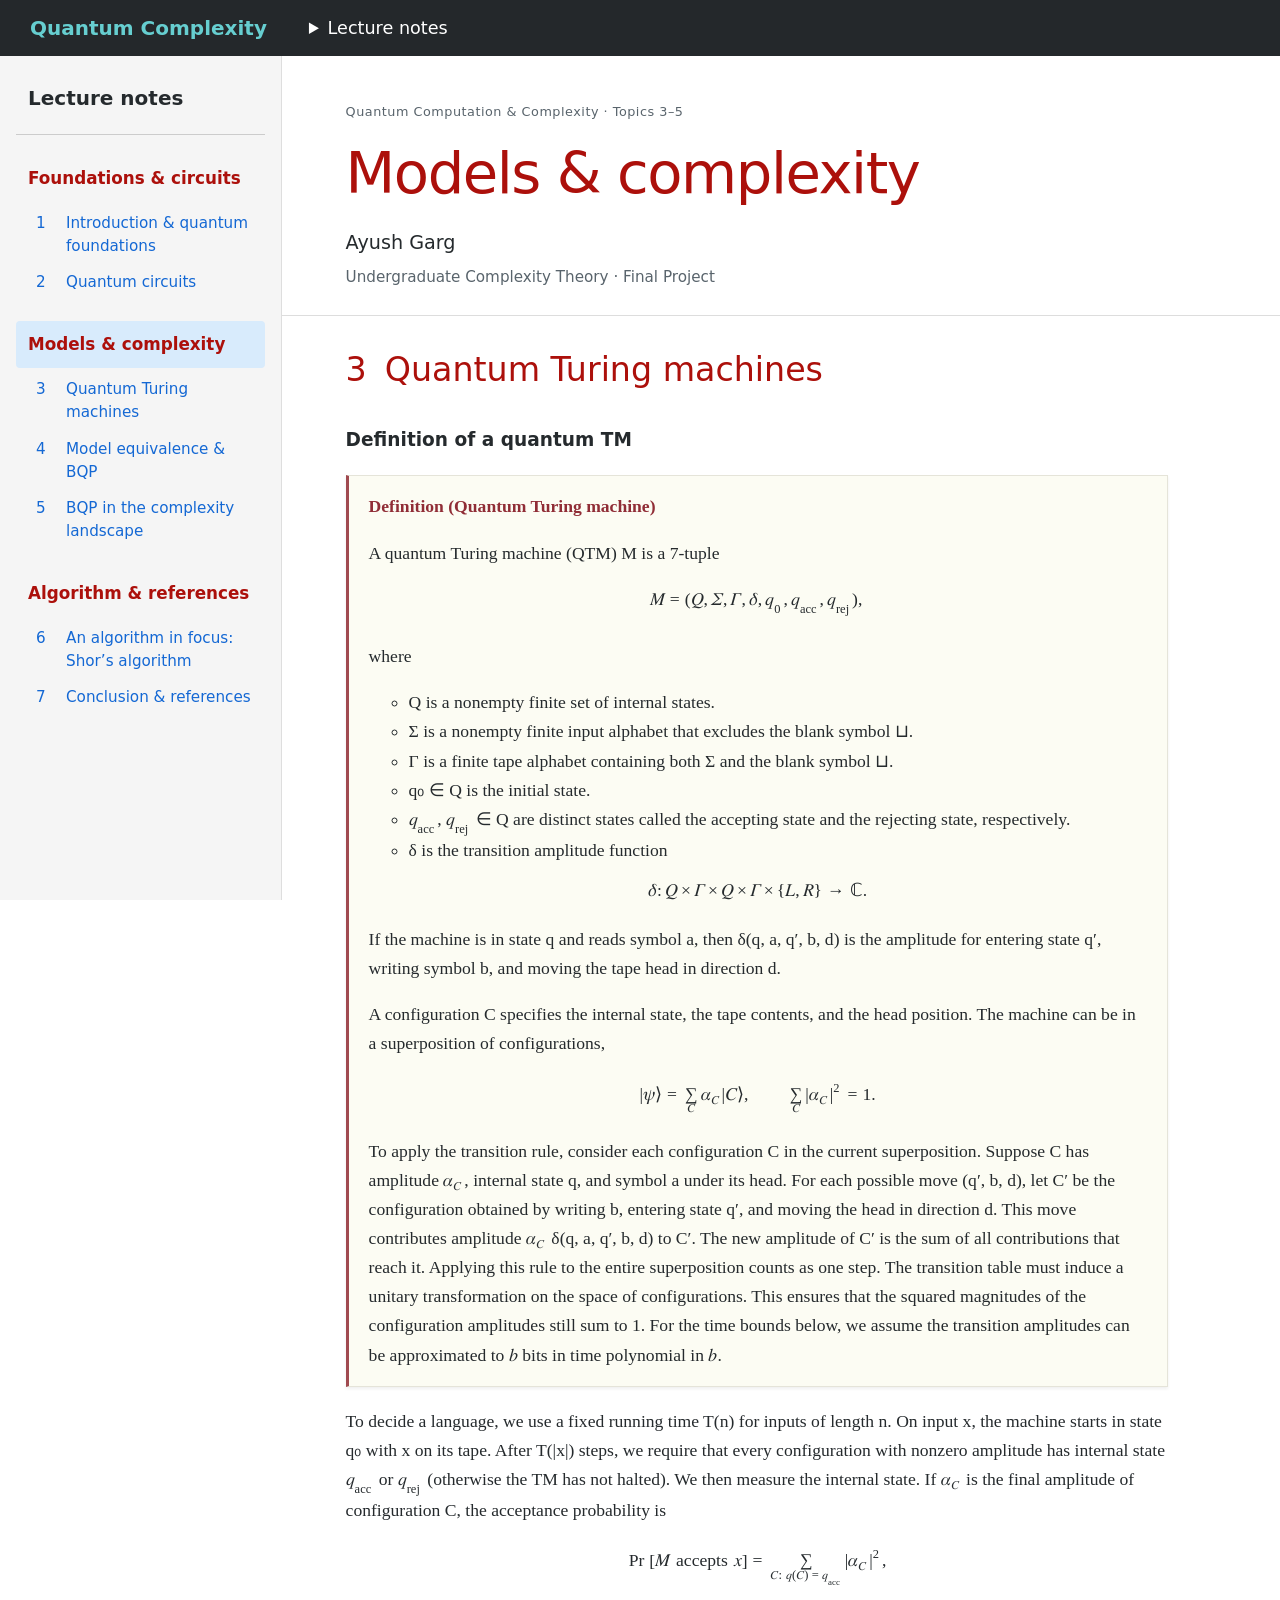
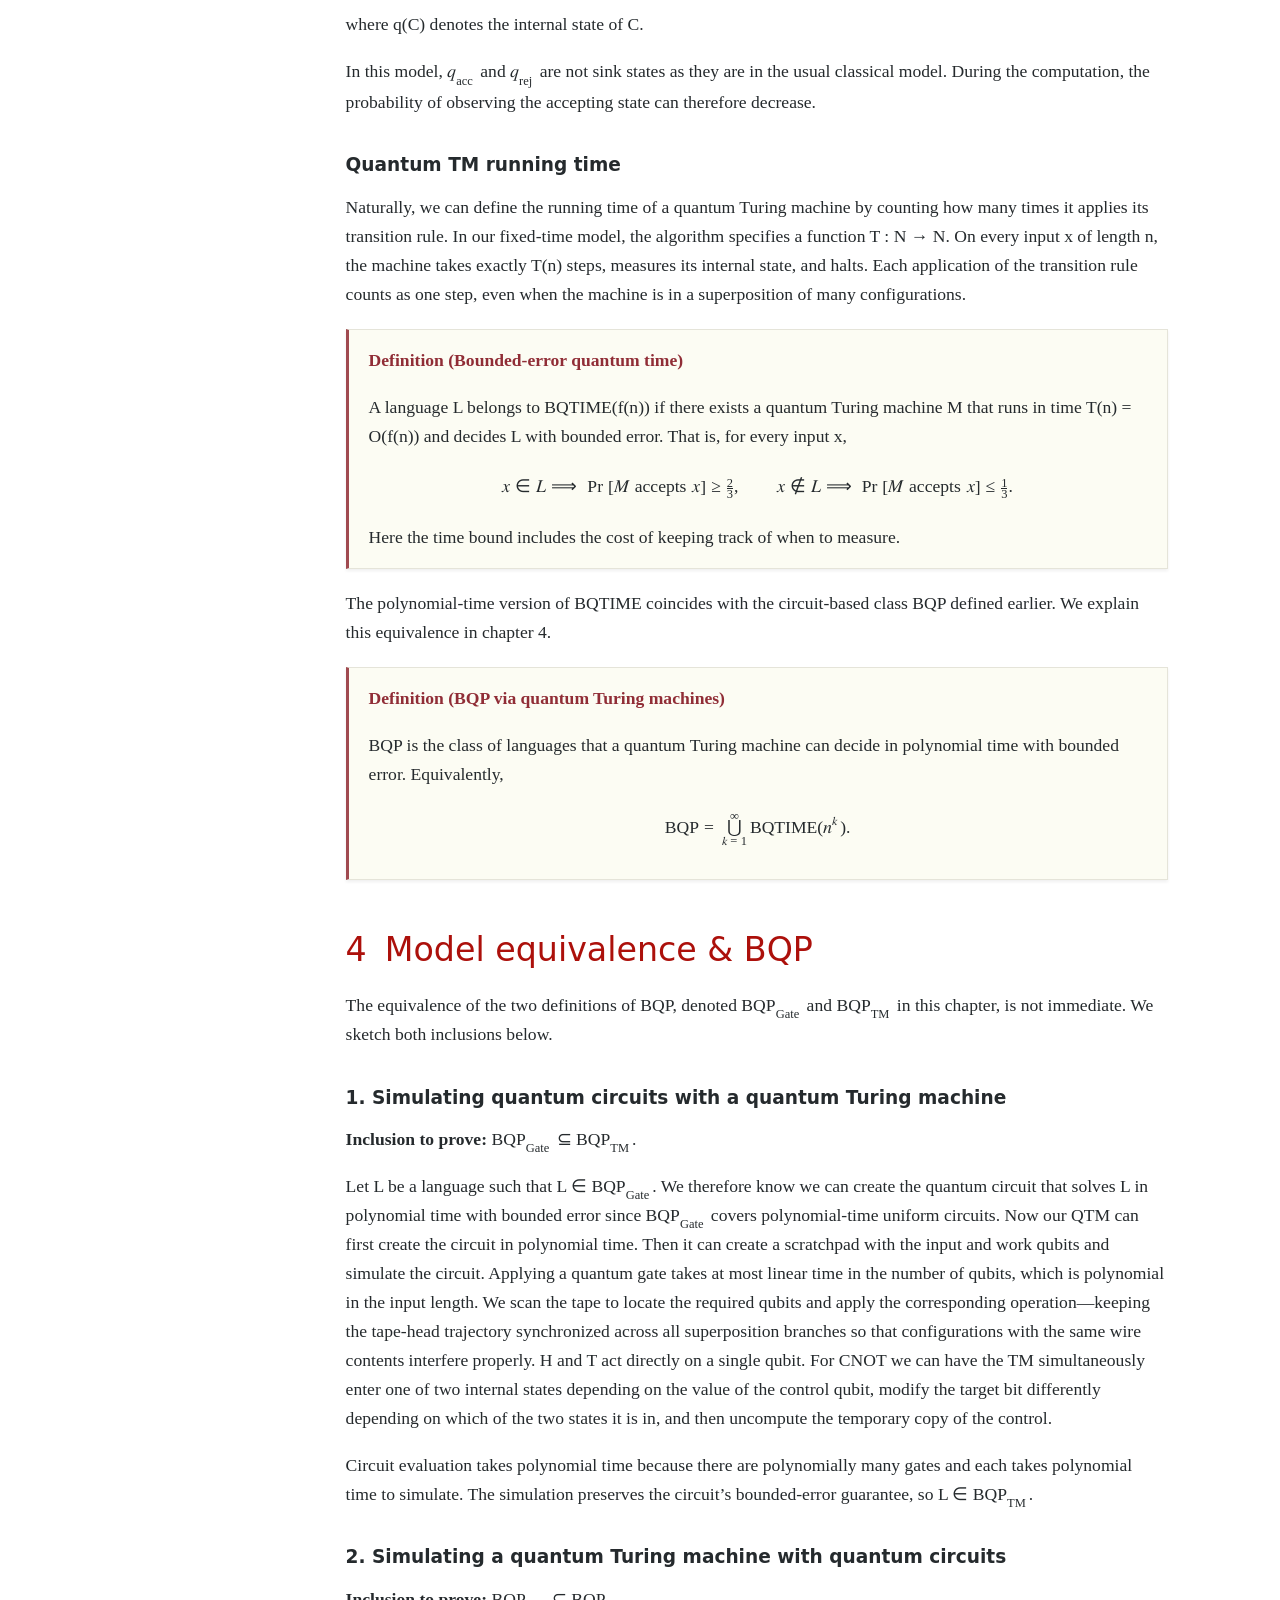
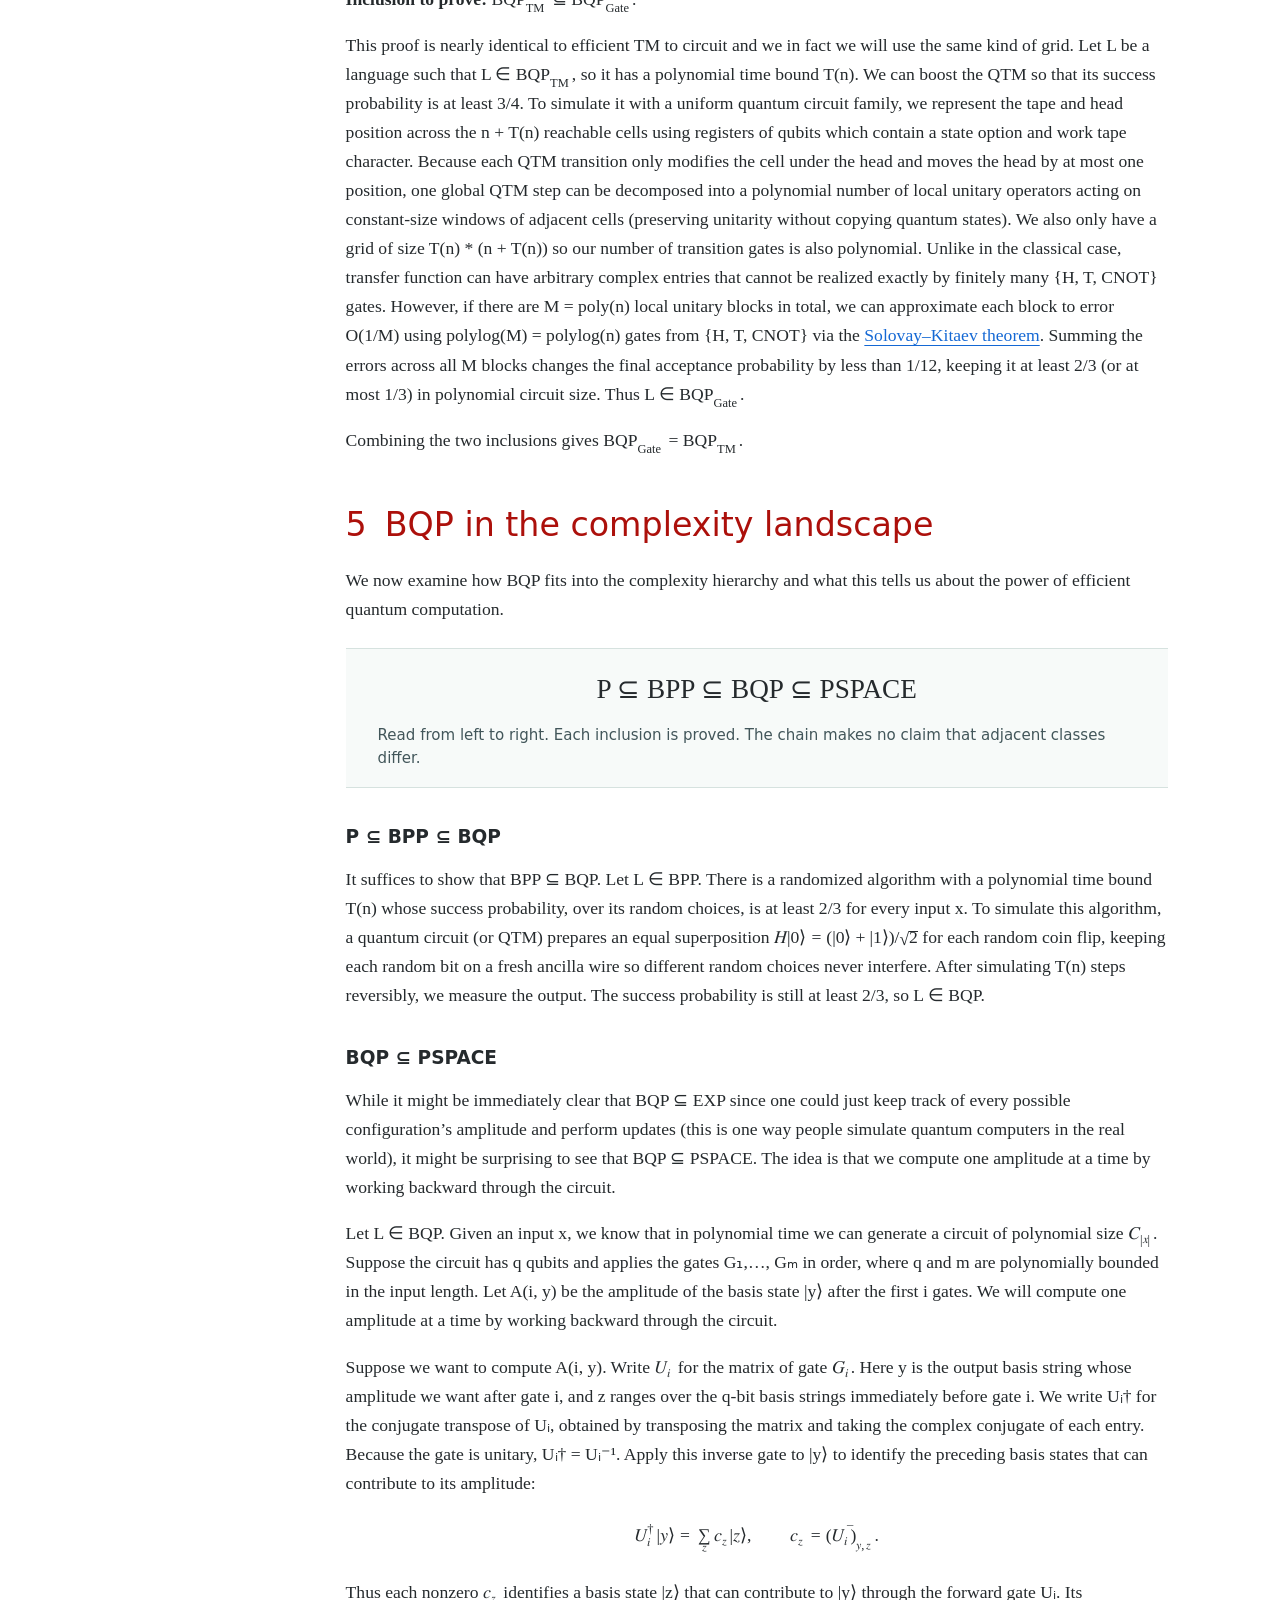
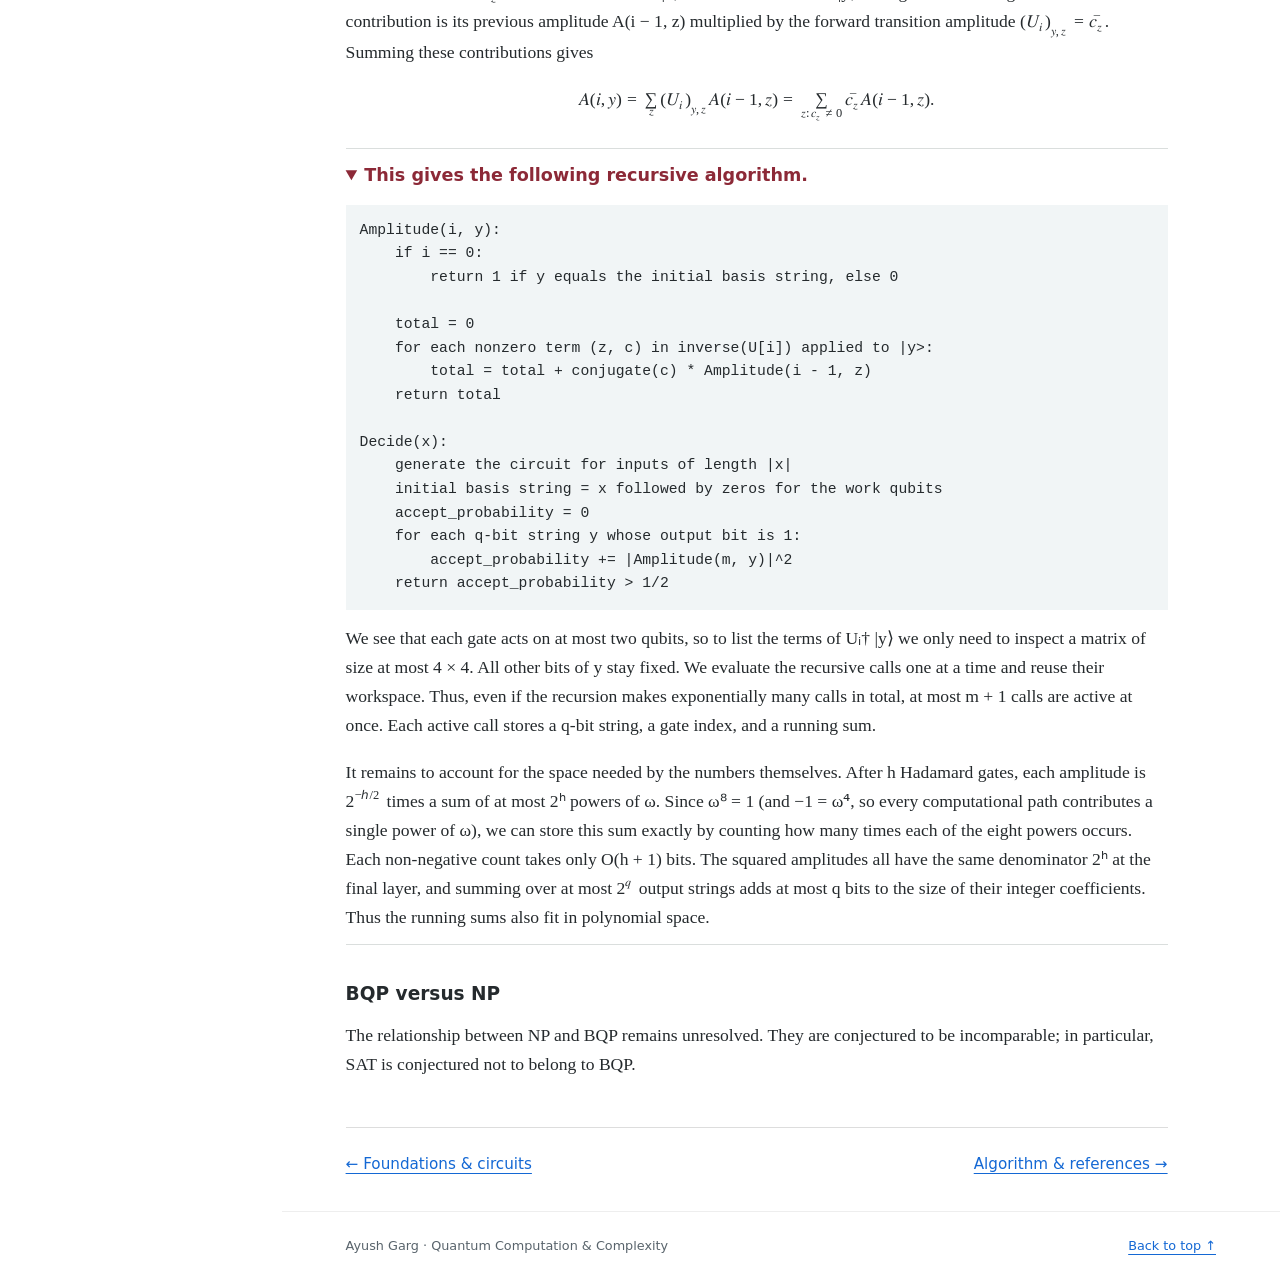
<file: models-and-complexity.html>
<!DOCTYPE html>
<html lang="en">

<head>
  <meta charset="utf-8">
  <meta name="viewport" content="width=device-width, initial-scale=1">
  <meta name="description"
    content="Ayush Garg’s complexity theory final project: lecture notes on quantum computation and BQP.">
  <title>Models &amp; complexity | Ayush Garg</title>
  <link rel="stylesheet" href="styles.css?v=quantum-notes-2">
</head>

<body>
  <a class="skip-link" href="#outline">Skip to lecture notes</a>
  <header class="topbar">
    <a class="brand" href="index.html">Quantum Complexity</a>
    <details class="lecture-menu">
      <summary>Lecture notes</summary>
      <div class="menu-links"><a href="index.html">Foundations &amp; circuits</a><a href="models-and-complexity.html"
          aria-current="page">Models &amp; complexity</a><a href="algorithm-and-references.html">Algorithm &amp;
          references</a></div>
    </details>
  </header>
  <aside class="sidebar">
    <h2>Lecture notes</h2>
    <nav aria-label="Lecture notes">
      <div class="nav-group"><a class="lecture-link" href="index.html">Foundations &amp; circuits</a>
        <ul class="section-links">
          <li><a href="index.html#introduction"><span>1</span>Introduction &amp; quantum foundations</a></li>
          <li><a href="index.html#quantum-circuits"><span>2</span>Quantum circuits</a></li>
        </ul>
      </div>
      <div class="nav-group"><a class="lecture-link" href="models-and-complexity.html" aria-current="page">Models &amp;
          complexity</a>
        <ul class="section-links">
          <li><a href="models-and-complexity.html#quantum-turing-machines"><span>3</span>Quantum Turing machines</a>
          </li>
          <li><a href="models-and-complexity.html#equivalence-and-bqp"><span>4</span>Model equivalence &amp; BQP</a>
          </li>
          <li><a href="models-and-complexity.html#complexity-landscape"><span>5</span>BQP in the complexity
              landscape</a></li>
        </ul>
      </div>
      <div class="nav-group"><a class="lecture-link" href="algorithm-and-references.html">Algorithm &amp; references</a>
        <ul class="section-links">
          <li><a href="algorithm-and-references.html#quantum-algorithm"><span>6</span>An algorithm in focus: Shor’s
              algorithm</a></li>
          <li><a href="algorithm-and-references.html#conclusion-and-references"><span>7</span>Conclusion &amp;
              references</a></li>
        </ul>
      </div>
    </nav>
  </aside>
  <div class="reading-pane">
    <main id="outline">
      <header class="lecture-header">
        <p class="eyebrow">Quantum Computation &amp; Complexity · Topics 3–5</p>
        <h1>Models &amp; complexity</h1>
        <p class="byline">Ayush Garg</p>
        <p class="course">Undergraduate Complexity Theory · Final Project</p>
      </header>
      <div class="notes-body">

        <ol class="chapters" start="3" style="--chapter-start: 2">
          <li>
            <section id="quantum-turing-machines" aria-labelledby="machines-title">
              <h2 id="machines-title"><a href="#quantum-turing-machines">Quantum Turing machines</a></h2>
              <h3 id="definition-of-a-quantum-tm">Definition of a quantum TM</h3>
              <div class="definition">
                <p><strong>Definition (Quantum Turing machine)</strong></p>
                <p>A quantum Turing machine (QTM) M is a 7-tuple</p>
                <p><math display="block" xmlns="http://www.w3.org/1998/Math/MathML">
                    <semantics>
                      <mrow>
                        <mi>M</mi>
                        <mo>=</mo>
                        <mrow>
                          <mo stretchy="true" form="prefix">(</mo>
                          <mi>Q</mi>
                          <mo>,</mo>
                          <mi>Σ</mi>
                          <mo>,</mo>
                          <mi>Γ</mi>
                          <mo>,</mo>
                          <mi>δ</mi>
                          <mo>,</mo>
                          <msub>
                            <mi>q</mi>
                            <mn>0</mn>
                          </msub>
                          <mo>,</mo>
                          <msub>
                            <mi>q</mi>
                            <mrow>
                              <mi mathvariant="normal">a</mi>
                              <mi mathvariant="normal">c</mi>
                              <mi mathvariant="normal">c</mi>
                            </mrow>
                          </msub>
                          <mo>,</mo>
                          <msub>
                            <mi>q</mi>
                            <mrow>
                              <mi mathvariant="normal">r</mi>
                              <mi mathvariant="normal">e</mi>
                              <mi mathvariant="normal">j</mi>
                            </mrow>
                          </msub>
                          <mo stretchy="true" form="postfix">)</mo>
                        </mrow>
                        <mo>,</mo>
                      </mrow>
                      <annotation encoding="application/x-tex">
                        M=(Q,\Sigma,\Gamma,\delta,q_0,q_{\mathrm{acc}},q_{\mathrm{rej}}),</annotation>
                    </semantics>
                  </math></p>
                <p>where</p>
                <ul>
                  <li>Q is a nonempty finite set of internal states.</li>
                  <li>Σ is a nonempty finite input alphabet that excludes the blank symbol ⊔.</li>
                  <li>Γ is a finite tape alphabet containing both Σ and the blank symbol ⊔.</li>
                  <li>q₀ ∈ Q is the initial state.</li>
                  <li><math display="inline" xmlns="http://www.w3.org/1998/Math/MathML">
                      <semantics>
                        <msub>
                          <mi>q</mi>
                          <mrow>
                            <mi mathvariant="normal">a</mi>
                            <mi mathvariant="normal">c</mi>
                            <mi mathvariant="normal">c</mi>
                          </mrow>
                        </msub>
                        <annotation encoding="application/x-tex">q_{\mathrm{acc}}</annotation>
                      </semantics>
                    </math>, <math display="inline" xmlns="http://www.w3.org/1998/Math/MathML">
                      <semantics>
                        <msub>
                          <mi>q</mi>
                          <mrow>
                            <mi mathvariant="normal">r</mi>
                            <mi mathvariant="normal">e</mi>
                            <mi mathvariant="normal">j</mi>
                          </mrow>
                        </msub>
                        <annotation encoding="application/x-tex">q_{\mathrm{rej}}</annotation>
                      </semantics>
                    </math> ∈ Q are distinct states called the accepting state and the rejecting state, respectively.
                  </li>
                  <li>δ is the transition amplitude function</li>
                </ul>
                <p><math display="block" xmlns="http://www.w3.org/1998/Math/MathML">
                    <semantics>
                      <mrow>
                        <mi>δ</mi>
                        <mo>:</mo>
                        <mi>Q</mi>
                        <mo>×</mo>
                        <mi>Γ</mi>
                        <mo>×</mo>
                        <mi>Q</mi>
                        <mo>×</mo>
                        <mi>Γ</mi>
                        <mo>×</mo>
                        <mo stretchy="false" form="prefix">{</mo>
                        <mi>L</mi>
                        <mo>,</mo>
                        <mi>R</mi>
                        <mo stretchy="false" form="postfix">}</mo>
                        <mo>→</mo>
                        <mi>ℂ</mi>
                        <mi>.</mi>
                      </mrow>
                      <annotation encoding="application/x-tex">\delta:Q\times\Gamma\times
                        Q\times\Gamma\times\{L,R\}\longrightarrow\mathbb C.</annotation>
                    </semantics>
                  </math></p>
                <p>If the machine is in state q and reads symbol a, then δ(q, a, q′, b, d) is the amplitude for entering
                  state q′, writing symbol b, and moving the tape head in direction d.</p>
                <p>A configuration C specifies the internal state, the tape contents, and the head position. The machine
                  can be in a superposition of configurations,</p>
                <p><math display="block" xmlns="http://www.w3.org/1998/Math/MathML">
                    <semantics>
                      <mrow>
                        <mrow>
                          <mo stretchy="true" form="prefix">|</mo>
                          <mi>ψ</mi>
                          <mo stretchy="true" form="postfix">⟩</mo>
                        </mrow>
                        <mo>=</mo>
                        <munder>
                          <mo>∑</mo>
                          <mi>C</mi>
                        </munder>
                        <msub>
                          <mi>α</mi>
                          <mi>C</mi>
                        </msub>
                        <mrow>
                          <mo stretchy="true" form="prefix">|</mo>
                          <mi>C</mi>
                          <mo stretchy="true" form="postfix">⟩</mo>
                        </mrow>
                        <mo>,</mo>
                        <mspace width="2.0em"></mspace>
                        <munder>
                          <mo>∑</mo>
                          <mi>C</mi>
                        </munder>
                        <msup>
                          <mrow>
                            <mo stretchy="true" form="prefix">|</mo>
                            <msub>
                              <mi>α</mi>
                              <mi>C</mi>
                            </msub>
                            <mo stretchy="true" form="postfix">|</mo>
                          </mrow>
                          <mn>2</mn>
                        </msup>
                        <mo>=</mo>
                        <mn>1</mn>
                        <mi>.</mi>
                      </mrow>
                      <annotation encoding="application/x-tex">\left\lvert \psi\right\rangle=\sum_C\alpha_C\left\lvert
                        C\right\rangle,\qquad \sum_C|\alpha_C|^2=1.</annotation>
                    </semantics>
                  </math></p>
                <p>To apply the transition rule, consider each configuration C in the current superposition. Suppose C
                  has amplitude <math display="inline" xmlns="http://www.w3.org/1998/Math/MathML">
                    <semantics>
                      <msub>
                        <mi>α</mi>
                        <mi>C</mi>
                      </msub>
                      <annotation encoding="application/x-tex">\alpha_C</annotation>
                    </semantics>
                  </math>, internal state q, and symbol a under its head. For each possible move (q′, b, d), let C′ be
                  the configuration obtained by writing b, entering state q′, and moving the head in direction d. This
                  move contributes amplitude <math display="inline" xmlns="http://www.w3.org/1998/Math/MathML">
                    <semantics>
                      <msub>
                        <mi>α</mi>
                        <mi>C</mi>
                      </msub>
                      <annotation encoding="application/x-tex">\alpha_C</annotation>
                    </semantics>
                  </math> δ(q, a, q′, b, d) to C′. The new amplitude of C′ is the sum of all contributions that reach
                  it. Applying this rule to the entire superposition counts as one step. The transition table must
                  induce a unitary transformation on the space of configurations. This ensures that the squared
                  magnitudes of the configuration amplitudes still sum to 1. For the time bounds below, we assume the
                  transition amplitudes can be approximated to <math display="inline"
                    xmlns="http://www.w3.org/1998/Math/MathML">
                    <semantics>
                      <mi>b</mi>
                      <annotation encoding="application/x-tex">b</annotation>
                    </semantics>
                  </math> bits in time polynomial in <math display="inline" xmlns="http://www.w3.org/1998/Math/MathML">
                    <semantics>
                      <mi>b</mi>
                      <annotation encoding="application/x-tex">b</annotation>
                    </semantics>
                  </math>.</p>
              </div>
              <p>To decide a language, we use a fixed running time T(n) for inputs of length n. On input x, the machine
                starts in state q₀ with x on its tape. After T(|x|) steps, we require that every configuration with
                nonzero amplitude has internal state <math display="inline" xmlns="http://www.w3.org/1998/Math/MathML">
                  <semantics>
                    <msub>
                      <mi>q</mi>
                      <mrow>
                        <mi mathvariant="normal">a</mi>
                        <mi mathvariant="normal">c</mi>
                        <mi mathvariant="normal">c</mi>
                      </mrow>
                    </msub>
                    <annotation encoding="application/x-tex">q_{\mathrm{acc}}</annotation>
                  </semantics>
                </math> or <math display="inline" xmlns="http://www.w3.org/1998/Math/MathML">
                  <semantics>
                    <msub>
                      <mi>q</mi>
                      <mrow>
                        <mi mathvariant="normal">r</mi>
                        <mi mathvariant="normal">e</mi>
                        <mi mathvariant="normal">j</mi>
                      </mrow>
                    </msub>
                    <annotation encoding="application/x-tex">q_{\mathrm{rej}}</annotation>
                  </semantics>
                </math> (otherwise the TM has not halted). We then measure the internal state. If <math display="inline"
                  xmlns="http://www.w3.org/1998/Math/MathML">
                  <semantics>
                    <msub>
                      <mi>α</mi>
                      <mi>C</mi>
                    </msub>
                    <annotation encoding="application/x-tex">\alpha_C</annotation>
                  </semantics>
                </math> is the final amplitude of configuration C, the acceptance probability is</p>
              <p><math display="block" xmlns="http://www.w3.org/1998/Math/MathML">
                  <semantics>
                    <mrow>
                      <mo>Pr</mo>
                      <mrow>
                        <mo stretchy="true" form="prefix">[</mo>
                        <mi>M</mi>
                        <mrow>
                          <mspace width="0.333em"></mspace>
                          <mtext mathvariant="normal"> accepts </mtext>
                          <mspace width="0.333em"></mspace>
                        </mrow>
                        <mi>x</mi>
                        <mo stretchy="true" form="postfix">]</mo>
                      </mrow>
                      <mo>=</mo>
                      <munder>
                        <mo>∑</mo>
                        <mrow>
                          <mi>C</mi>
                          <mo>:</mo>
                          <mspace width="0.167em"></mspace>
                          <mi>q</mi>
                          <mrow>
                            <mo stretchy="true" form="prefix">(</mo>
                            <mi>C</mi>
                            <mo stretchy="true" form="postfix">)</mo>
                          </mrow>
                          <mo>=</mo>
                          <msub>
                            <mi>q</mi>
                            <mrow>
                              <mi mathvariant="normal">a</mi>
                              <mi mathvariant="normal">c</mi>
                              <mi mathvariant="normal">c</mi>
                            </mrow>
                          </msub>
                        </mrow>
                      </munder>
                      <msup>
                        <mrow>
                          <mo stretchy="true" form="prefix">|</mo>
                          <msub>
                            <mi>α</mi>
                            <mi>C</mi>
                          </msub>
                          <mo stretchy="true" form="postfix">|</mo>
                        </mrow>
                        <mn>2</mn>
                      </msup>
                      <mo>,</mo>
                    </mrow>
                    <annotation encoding="application/x-tex">\Pr[M\text{ accepts
                      }x]=\sum_{C:\,q(C)=q_{\mathrm{acc}}}|\alpha_C|^2,</annotation>
                  </semantics>
                </math></p>
              <p>where q(C) denotes the internal state of C.</p>
              <p>In this model, <math display="inline" xmlns="http://www.w3.org/1998/Math/MathML">
                  <semantics>
                    <msub>
                      <mi>q</mi>
                      <mrow>
                        <mi mathvariant="normal">a</mi>
                        <mi mathvariant="normal">c</mi>
                        <mi mathvariant="normal">c</mi>
                      </mrow>
                    </msub>
                    <annotation encoding="application/x-tex">q_{\mathrm{acc}}</annotation>
                  </semantics>
                </math> and <math display="inline" xmlns="http://www.w3.org/1998/Math/MathML">
                  <semantics>
                    <msub>
                      <mi>q</mi>
                      <mrow>
                        <mi mathvariant="normal">r</mi>
                        <mi mathvariant="normal">e</mi>
                        <mi mathvariant="normal">j</mi>
                      </mrow>
                    </msub>
                    <annotation encoding="application/x-tex">q_{\mathrm{rej}}</annotation>
                  </semantics>
                </math> are not sink states as they are in the usual classical model. During the computation, the
                probability of observing the accepting state can therefore decrease.</p>
              <h3 id="quantum-tm-running-time">Quantum TM running time</h3>
              <p>Naturally, we can define the running time of a quantum Turing machine by counting how many times it
                applies its transition rule. In our fixed-time model, the algorithm specifies a function T : N → N. On
                every input x of length n, the machine takes exactly T(n) steps, measures its internal state, and halts.
                Each application of the transition rule counts as one step, even when the machine is in a superposition
                of many configurations.</p>
              <div class="definition">
                <p><strong>Definition (Bounded-error quantum time)</strong></p>
                <p>A language L belongs to BQTIME(f(n)) if there exists a quantum Turing machine M that runs in time
                  T(n) = O(f(n)) and decides L with bounded error. That is, for every input x,</p>
                <p><math display="block" xmlns="http://www.w3.org/1998/Math/MathML">
                    <semantics>
                      <mrow>
                        <mi>x</mi>
                        <mo>∈</mo>
                        <mi>L</mi>
                        <mo>⟹</mo>
                        <mo>Pr</mo>
                        <mrow>
                          <mo stretchy="true" form="prefix">[</mo>
                          <mi>M</mi>
                          <mrow>
                            <mspace width="0.333em"></mspace>
                            <mtext mathvariant="normal"> accepts </mtext>
                            <mspace width="0.333em"></mspace>
                          </mrow>
                          <mi>x</mi>
                          <mo stretchy="true" form="postfix">]</mo>
                        </mrow>
                        <mo>≥</mo>
                        <mfrac displaystyle="false">
                          <mn>2</mn>
                          <mn>3</mn>
                        </mfrac>
                        <mo>,</mo>
                        <mspace width="2.0em"></mspace>
                        <mi>x</mi>
                        <mo>∉</mo>
                        <mi>L</mi>
                        <mo>⟹</mo>
                        <mo>Pr</mo>
                        <mrow>
                          <mo stretchy="true" form="prefix">[</mo>
                          <mi>M</mi>
                          <mrow>
                            <mspace width="0.333em"></mspace>
                            <mtext mathvariant="normal"> accepts </mtext>
                            <mspace width="0.333em"></mspace>
                          </mrow>
                          <mi>x</mi>
                          <mo stretchy="true" form="postfix">]</mo>
                        </mrow>
                        <mo>≤</mo>
                        <mfrac displaystyle="false">
                          <mn>1</mn>
                          <mn>3</mn>
                        </mfrac>
                        <mi>.</mi>
                      </mrow>
                      <annotation encoding="application/x-tex">x\in L\implies \Pr[M\text{ accepts }x]\ge\tfrac23,\qquad
                        x\notin L\implies\Pr[M\text{ accepts }x]\le\tfrac13.</annotation>
                    </semantics>
                  </math></p>
                <p>Here the time bound includes the cost of keeping track of when to measure.</p>
              </div>
              <p>The polynomial-time version of BQTIME coincides with the circuit-based class BQP defined earlier. We
                explain this equivalence in chapter 4.</p>
              <div class="definition">
                <p><strong>Definition (BQP via quantum Turing machines)</strong></p>
                <p>BQP is the class of languages that a quantum Turing machine can decide in polynomial time with
                  bounded error. Equivalently,</p>
                <p><math display="block" xmlns="http://www.w3.org/1998/Math/MathML">
                    <semantics>
                      <mrow>
                        <mrow>
                          <mi mathvariant="normal">B</mi>
                          <mi mathvariant="normal">Q</mi>
                          <mi mathvariant="normal">P</mi>
                        </mrow>
                        <mo>=</mo>
                        <munderover>
                          <mo>⋃</mo>
                          <mrow>
                            <mi>k</mi>
                            <mo>=</mo>
                            <mn>1</mn>
                          </mrow>
                          <mo accent="false">∞</mo>
                        </munderover>
                        <mrow>
                          <mi mathvariant="normal">B</mi>
                          <mi mathvariant="normal">Q</mi>
                          <mi mathvariant="normal">T</mi>
                          <mi mathvariant="normal">I</mi>
                          <mi mathvariant="normal">M</mi>
                          <mi mathvariant="normal">E</mi>
                        </mrow>
                        <mrow>
                          <mo stretchy="true" form="prefix">(</mo>
                          <msup>
                            <mi>n</mi>
                            <mi>k</mi>
                          </msup>
                          <mo stretchy="true" form="postfix">)</mo>
                        </mrow>
                        <mi>.</mi>
                      </mrow>
                      <annotation encoding="application/x-tex">\mathrm{BQP}=\bigcup_{k=1}^\infty\mathrm{BQTIME}(n^k).
                      </annotation>
                    </semantics>
                  </math></p>
              </div>
            </section>
          </li>
          <li>
            <section id="equivalence-and-bqp" aria-labelledby="bqp-title">
              <h2 id="bqp-title"><a href="#equivalence-and-bqp">Model equivalence &amp; BQP</a></h2>
              <p>The equivalence of the two definitions of BQP, denoted <math display="inline"
                  xmlns="http://www.w3.org/1998/Math/MathML">
                  <semantics>
                    <msub>
                      <mrow>
                        <mi mathvariant="normal">B</mi>
                        <mi mathvariant="normal">Q</mi>
                        <mi mathvariant="normal">P</mi>
                      </mrow>
                      <mrow>
                        <mi mathvariant="normal">G</mi>
                        <mi mathvariant="normal">a</mi>
                        <mi mathvariant="normal">t</mi>
                        <mi mathvariant="normal">e</mi>
                      </mrow>
                    </msub>
                    <annotation encoding="application/x-tex">\mathrm{BQP}_{\mathrm{Gate}}</annotation>
                  </semantics>
                </math> and <math display="inline" xmlns="http://www.w3.org/1998/Math/MathML">
                  <semantics>
                    <msub>
                      <mrow>
                        <mi mathvariant="normal">B</mi>
                        <mi mathvariant="normal">Q</mi>
                        <mi mathvariant="normal">P</mi>
                      </mrow>
                      <mrow>
                        <mi mathvariant="normal">T</mi>
                        <mi mathvariant="normal">M</mi>
                      </mrow>
                    </msub>
                    <annotation encoding="application/x-tex">\mathrm{BQP}_{\mathrm{TM}}</annotation>
                  </semantics>
                </math> in this chapter, is not immediate. We sketch both inclusions below. </p>
              <h3 id="mathrmbqp_mathrmgate-mathrmbqp_mathrmtm">1. Simulating quantum circuits with a quantum Turing
                machine</h3>
              <p><strong>Inclusion to prove:</strong> <math display="inline" xmlns="http://www.w3.org/1998/Math/MathML">
                  <semantics>
                    <msub>
                      <mrow>
                        <mi mathvariant="normal">B</mi>
                        <mi mathvariant="normal">Q</mi>
                        <mi mathvariant="normal">P</mi>
                      </mrow>
                      <mrow>
                        <mi mathvariant="normal">G</mi>
                        <mi mathvariant="normal">a</mi>
                        <mi mathvariant="normal">t</mi>
                        <mi mathvariant="normal">e</mi>
                      </mrow>
                    </msub>
                    <annotation encoding="application/x-tex">\mathrm{BQP}_{\mathrm{Gate}}</annotation>
                  </semantics>
                </math> ⊆ <math display="inline" xmlns="http://www.w3.org/1998/Math/MathML">
                  <semantics>
                    <msub>
                      <mrow>
                        <mi mathvariant="normal">B</mi>
                        <mi mathvariant="normal">Q</mi>
                        <mi mathvariant="normal">P</mi>
                      </mrow>
                      <mrow>
                        <mi mathvariant="normal">T</mi>
                        <mi mathvariant="normal">M</mi>
                      </mrow>
                    </msub>
                    <annotation encoding="application/x-tex">\mathrm{BQP}_{\mathrm{TM}}</annotation>
                  </semantics>
                </math>.</p>
              <p>Let L be a language such that L ∈ <math display="inline" xmlns="http://www.w3.org/1998/Math/MathML">
                  <semantics>
                    <msub>
                      <mrow>
                        <mi mathvariant="normal">B</mi>
                        <mi mathvariant="normal">Q</mi>
                        <mi mathvariant="normal">P</mi>
                      </mrow>
                      <mrow>
                        <mi mathvariant="normal">G</mi>
                        <mi mathvariant="normal">a</mi>
                        <mi mathvariant="normal">t</mi>
                        <mi mathvariant="normal">e</mi>
                      </mrow>
                    </msub>
                    <annotation encoding="application/x-tex">\mathrm{BQP}_{\mathrm{Gate}}</annotation>
                  </semantics>
                </math>. We therefore know we can create the quantum circuit that solves L in polynomial time with
                bounded error since <math display="inline" xmlns="http://www.w3.org/1998/Math/MathML">
                  <semantics>
                    <msub>
                      <mrow>
                        <mi mathvariant="normal">B</mi>
                        <mi mathvariant="normal">Q</mi>
                        <mi mathvariant="normal">P</mi>
                      </mrow>
                      <mrow>
                        <mi mathvariant="normal">G</mi>
                        <mi mathvariant="normal">a</mi>
                        <mi mathvariant="normal">t</mi>
                        <mi mathvariant="normal">e</mi>
                      </mrow>
                    </msub>
                    <annotation encoding="application/x-tex">\mathrm{BQP}_{\mathrm{Gate}}</annotation>
                  </semantics>
                </math> covers polynomial-time uniform circuits. Now our QTM can first create the circuit in polynomial
                time. Then it can create a scratchpad with the input and work qubits and simulate the circuit. Applying
                a quantum gate takes at most linear time in the number of qubits, which is polynomial in the input
                length. We scan the tape to locate the required qubits and apply the corresponding operation—keeping the
                tape-head trajectory synchronized across all superposition branches so that configurations with the same
                wire contents interfere properly. H and T act directly on a single qubit. For CNOT we can have the TM
                simultaneously enter one of two internal states depending on the value of the control qubit, modify the
                target bit differently depending on which of the two states it is in, and then uncompute the temporary
                copy of the control.</p>
              <p>Circuit evaluation takes polynomial time because there are polynomially many gates and each takes
                polynomial time to simulate. The simulation preserves the circuit’s bounded-error guarantee, so L ∈
                <math display="inline" xmlns="http://www.w3.org/1998/Math/MathML">
                  <semantics>
                    <msub>
                      <mrow>
                        <mi mathvariant="normal">B</mi>
                        <mi mathvariant="normal">Q</mi>
                        <mi mathvariant="normal">P</mi>
                      </mrow>
                      <mrow>
                        <mi mathvariant="normal">T</mi>
                        <mi mathvariant="normal">M</mi>
                      </mrow>
                    </msub>
                    <annotation encoding="application/x-tex">\mathrm{BQP}_{\mathrm{TM}}</annotation>
                  </semantics>
                </math>.
              </p>
              <h3 id="mathrmbqp_mathrmtm-mathrmbqp_mathrmgate">2. Simulating a quantum Turing machine with quantum
                circuits</h3>
              <p><strong>Inclusion to prove:</strong> <math display="inline" xmlns="http://www.w3.org/1998/Math/MathML">
                  <semantics>
                    <msub>
                      <mrow>
                        <mi mathvariant="normal">B</mi>
                        <mi mathvariant="normal">Q</mi>
                        <mi mathvariant="normal">P</mi>
                      </mrow>
                      <mrow>
                        <mi mathvariant="normal">T</mi>
                        <mi mathvariant="normal">M</mi>
                      </mrow>
                    </msub>
                    <annotation encoding="application/x-tex">\mathrm{BQP}_{\mathrm{TM}}</annotation>
                  </semantics>
                </math> ⊆ <math display="inline" xmlns="http://www.w3.org/1998/Math/MathML">
                  <semantics>
                    <msub>
                      <mrow>
                        <mi mathvariant="normal">B</mi>
                        <mi mathvariant="normal">Q</mi>
                        <mi mathvariant="normal">P</mi>
                      </mrow>
                      <mrow>
                        <mi mathvariant="normal">G</mi>
                        <mi mathvariant="normal">a</mi>
                        <mi mathvariant="normal">t</mi>
                        <mi mathvariant="normal">e</mi>
                      </mrow>
                    </msub>
                    <annotation encoding="application/x-tex">\mathrm{BQP}_{\mathrm{Gate}}</annotation>
                  </semantics>
                </math>.</p>
              <p>This proof is nearly identical to efficient TM to circuit
                and we in fact we will use the same kind of grid.
                Let L be a language such that L ∈ <math display="inline" xmlns="http://www.w3.org/1998/Math/MathML">
                  <semantics>
                    <msub>
                      <mrow>
                        <mi mathvariant="normal">B</mi>
                        <mi mathvariant="normal">Q</mi>
                        <mi mathvariant="normal">P</mi>
                      </mrow>
                      <mrow>
                        <mi mathvariant="normal">T</mi>
                        <mi mathvariant="normal">M</mi>
                      </mrow>
                    </msub>
                    <annotation encoding="application/x-tex">\mathrm{BQP}_{\mathrm{TM}}</annotation>
                  </semantics>
                </math>, so it has a polynomial time bound T(n). We can boost the QTM so that its success probability is
                at least 3/4. To simulate it with a
                uniform quantum circuit family, we represent the tape and head position across the n + T(n) reachable
                cells using registers of qubits which contain a state option and work tape character. Because each QTM
                transition only
                modifies the cell under the head and moves the head by at most one position, one global QTM step can be
                decomposed into a polynomial number of local unitary operators acting on constant-size windows of
                adjacent cells (preserving unitarity without copying quantum states). We also only have a grid of size
                T(n) * (n + T(n)) so our number of transition gates is also polynomial.
                Unlike in the classical case,
                transfer function can have arbitrary complex entries that cannot be realized exactly by finitely
                many {H, T, CNOT} gates. However, if there are M = poly(n) local unitary blocks in total, we can
                approximate each block to error O(1/M) using polylog(M) = polylog(n) gates from {H, T, CNOT} via the <a
                  href="https://en.wikipedia.org/wiki/Solovay–Kitaev_theorem">Solovay–Kitaev theorem</a>. Summing the
                errors across all M blocks changes the final acceptance probability by less than 1/12, keeping it at
                least 2/3 (or at most 1/3) in polynomial circuit size. Thus L ∈ <math display="inline"
                  xmlns="http://www.w3.org/1998/Math/MathML">
                  <semantics>
                    <msub>
                      <mrow>
                        <mi mathvariant="normal">B</mi>
                        <mi mathvariant="normal">Q</mi>
                        <mi mathvariant="normal">P</mi>
                      </mrow>
                      <mrow>
                        <mi mathvariant="normal">G</mi>
                        <mi mathvariant="normal">a</mi>
                        <mi mathvariant="normal">t</mi>
                        <mi mathvariant="normal">e</mi>
                      </mrow>
                    </msub>
                    <annotation encoding="application/x-tex">\mathrm{BQP}_{\mathrm{Gate}}</annotation>
                  </semantics>
                </math>.</p>
              <p>Combining the two inclusions gives <math display="inline" xmlns="http://www.w3.org/1998/Math/MathML">
                  <semantics>
                    <msub>
                      <mrow>
                        <mi mathvariant="normal">B</mi>
                        <mi mathvariant="normal">Q</mi>
                        <mi mathvariant="normal">P</mi>
                      </mrow>
                      <mrow>
                        <mi mathvariant="normal">G</mi>
                        <mi mathvariant="normal">a</mi>
                        <mi mathvariant="normal">t</mi>
                        <mi mathvariant="normal">e</mi>
                      </mrow>
                    </msub>
                    <annotation encoding="application/x-tex">\mathrm{BQP}_{\mathrm{Gate}}</annotation>
                  </semantics>
                </math> = <math display="inline" xmlns="http://www.w3.org/1998/Math/MathML">
                  <semantics>
                    <msub>
                      <mrow>
                        <mi mathvariant="normal">B</mi>
                        <mi mathvariant="normal">Q</mi>
                        <mi mathvariant="normal">P</mi>
                      </mrow>
                      <mrow>
                        <mi mathvariant="normal">T</mi>
                        <mi mathvariant="normal">M</mi>
                      </mrow>
                    </msub>
                    <annotation encoding="application/x-tex">\mathrm{BQP}_{\mathrm{TM}}</annotation>
                  </semantics>
                </math>.</p>
            </section>
          </li>
          <li>
            <section id="complexity-landscape" aria-labelledby="landscape-title">
              <h2 id="landscape-title"><a href="#complexity-landscape">BQP in the complexity landscape</a></h2>
              <p>We now examine how BQP fits into the complexity hierarchy and what this tells us about the power of
                efficient quantum computation.</p>
              <figure class="containment">
                <div>
                  P ⊆ BPP ⊆ BQP ⊆ PSPACE
                </div>
                <figcaption>
                  Read from left to right. Each inclusion is proved. The chain makes no claim that adjacent classes
                  differ.
                </figcaption>
              </figure>
              <h3 id="p-bpp-bqp">P ⊆ BPP ⊆ BQP</h3>
              <p>It suffices to show that BPP ⊆ BQP. Let L ∈ BPP. There is a randomized algorithm with a polynomial time
                bound T(n) whose success probability, over its random choices, is at least 2/3 for every input x. To
                simulate this algorithm, a quantum circuit (or QTM) prepares an equal superposition <math
                  display="inline" xmlns="http://www.w3.org/1998/Math/MathML">
                  <semantics>
                    <mrow>
                      <mi>H</mi>
                      <mrow>
                        <mo stretchy="true" form="prefix">|</mo>
                        <mn>0</mn>
                        <mo stretchy="true" form="postfix">⟩</mo>
                      </mrow>
                      <mo>=</mo>
                      <mrow>
                        <mo stretchy="true" form="prefix">(</mo>
                        <mrow>
                          <mo stretchy="true" form="prefix">|</mo>
                          <mn>0</mn>
                          <mo stretchy="true" form="postfix">⟩</mo>
                        </mrow>
                        <mo>+</mo>
                        <mrow>
                          <mo stretchy="true" form="prefix">|</mo>
                          <mn>1</mn>
                          <mo stretchy="true" form="postfix">⟩</mo>
                        </mrow>
                        <mo stretchy="true" form="postfix">)</mo>
                      </mrow>
                      <mi>/</mi>
                      <msqrt>
                        <mn>2</mn>
                      </msqrt>
                    </mrow>
                    <annotation encoding="application/x-tex">H\left\lvert 0\right\rangle=(\left\lvert
                      0\right\rangle+\left\lvert 1\right\rangle)/\sqrt{2}</annotation>
                  </semantics>
                </math> for each random coin flip, keeping each random bit on a fresh ancilla wire so different random
                choices never interfere. After simulating T(n) steps reversibly, we measure the output. The success
                probability is still at least 2/3, so L ∈ BQP.
              </p>
              <h3 id="bqp-pspace">BQP ⊆ PSPACE</h3>
              <p>While it might be immediately clear that BQP ⊆ EXP since one could just keep track of every possible
                configuration’s amplitude and perform updates (this is one way people simulate quantum computers in the
                real world), it might be surprising to see that BQP ⊆ PSPACE. The idea is that we compute one amplitude
                at a time by working backward through the circuit.</p>
              <p>Let L ∈ BQP. Given an input x, we know that in polynomial time we can generate a circuit of polynomial
                size <math display="inline" xmlns="http://www.w3.org/1998/Math/MathML">
                  <semantics>
                    <msub>
                      <mi>C</mi>
                      <mrow>
                        <mo stretchy="true" form="prefix">|</mo>
                        <mi>x</mi>
                        <mo stretchy="true" form="postfix">|</mo>
                      </mrow>
                    </msub>
                    <annotation encoding="application/x-tex">C_{|x|}</annotation>
                  </semantics>
                </math>. Suppose the circuit has q qubits and applies the gates G₁,…, Gₘ in order, where q and m are
                polynomially bounded in the input length. Let A(i, y) be the amplitude of the basis state |y⟩ after the
                first i gates. We will compute one amplitude at a time by working backward through the circuit.</p>
              <p>Suppose we want to compute A(i, y). Write <math display="inline"
                  xmlns="http://www.w3.org/1998/Math/MathML">
                  <semantics>
                    <msub>
                      <mi>U</mi>
                      <mi>i</mi>
                    </msub>
                    <annotation encoding="application/x-tex">U_i</annotation>
                  </semantics>
                </math> for the matrix of gate <math display="inline" xmlns="http://www.w3.org/1998/Math/MathML">
                  <semantics>
                    <msub>
                      <mi>G</mi>
                      <mi>i</mi>
                    </msub>
                    <annotation encoding="application/x-tex">G_i</annotation>
                  </semantics>
                </math>. Here y is the output basis string whose amplitude we want after gate i, and z ranges over
                the q-bit basis strings immediately before gate i. We write Uᵢ† for the conjugate transpose of Uᵢ,
                obtained by transposing the matrix and taking the complex conjugate of each entry. Because the gate
                is unitary, Uᵢ† = Uᵢ⁻¹. Apply this inverse gate to |y⟩ to identify the preceding basis states
                that can contribute to its amplitude:</p>
              <p><math display="block" xmlns="http://www.w3.org/1998/Math/MathML">
                  <semantics>
                    <mrow>
                      <msubsup>
                        <mi>U</mi>
                        <mi>i</mi>
                        <mo>†</mo>
                      </msubsup>
                      <mrow>
                        <mo stretchy="true" form="prefix">|</mo>
                        <mi>y</mi>
                        <mo stretchy="true" form="postfix">⟩</mo>
                      </mrow>
                      <mo>=</mo>
                      <munder>
                        <mo>∑</mo>
                        <mi>z</mi>
                      </munder>
                      <msub>
                        <mi>c</mi>
                        <mi>z</mi>
                      </msub>
                      <mrow>
                        <mo stretchy="true" form="prefix">|</mo>
                        <mi>z</mi>
                        <mo stretchy="true" form="postfix">⟩</mo>
                      </mrow>
                      <mo>,</mo>
                      <mspace width="2.0em"></mspace>
                      <msub>
                        <mi>c</mi>
                        <mi>z</mi>
                      </msub>
                      <mo>=</mo>
                      <mover>
                        <msub>
                          <mrow>
                            <mo stretchy="true" form="prefix">(</mo>
                            <msub>
                              <mi>U</mi>
                              <mi>i</mi>
                            </msub>
                            <mo stretchy="true" form="postfix">)</mo>
                          </mrow>
                          <mrow>
                            <mi>y</mi>
                            <mo>,</mo>
                            <mi>z</mi>
                          </mrow>
                        </msub>
                        <mo accent="true">¯</mo>
                      </mover>
                      <mi>.</mi>
                    </mrow>
                    <annotation encoding="application/x-tex">U_i^\dagger\left\lvert y\right\rangle=\sum_z c_z\left\lvert
                      z\right\rangle,\qquad c_z=\overline{(U_i)_{y,z}}.</annotation>
                  </semantics>
                </math></p>
              <p>Thus each nonzero <math display="inline" xmlns="http://www.w3.org/1998/Math/MathML">
                  <semantics>
                    <msub>
                      <mi>c</mi>
                      <mi>z</mi>
                    </msub>
                    <annotation encoding="application/x-tex">c_z</annotation>
                  </semantics>
                </math> identifies a basis state |z⟩ that can contribute to |y⟩ through the forward gate Uᵢ. Its
                contribution is its previous amplitude A(i − 1, z) multiplied by the forward transition amplitude <math
                  display="inline" xmlns="http://www.w3.org/1998/Math/MathML">
                  <semantics>
                    <mrow>
                      <msub>
                        <mrow>
                          <mo stretchy="true" form="prefix">(</mo>
                          <msub>
                            <mi>U</mi>
                            <mi>i</mi>
                          </msub>
                          <mo stretchy="true" form="postfix">)</mo>
                        </mrow>
                        <mrow>
                          <mi>y</mi>
                          <mo>,</mo>
                          <mi>z</mi>
                        </mrow>
                      </msub>
                      <mo>=</mo>
                      <mover>
                        <msub>
                          <mi>c</mi>
                          <mi>z</mi>
                        </msub>
                        <mo accent="true">¯</mo>
                      </mover>
                    </mrow>
                    <annotation encoding="application/x-tex">(U_i)_{y,z}=\overline{c_z}</annotation>
                  </semantics>
                </math>. Summing these contributions gives</p>
              <p><math display="block" xmlns="http://www.w3.org/1998/Math/MathML">
                  <semantics>
                    <mrow>
                      <mi>A</mi>
                      <mrow>
                        <mo stretchy="true" form="prefix">(</mo>
                        <mi>i</mi>
                        <mo>,</mo>
                        <mi>y</mi>
                        <mo stretchy="true" form="postfix">)</mo>
                      </mrow>
                      <mo>=</mo>
                      <munder>
                        <mo>∑</mo>
                        <mi>z</mi>
                      </munder>
                      <msub>
                        <mrow>
                          <mo stretchy="true" form="prefix">(</mo>
                          <msub>
                            <mi>U</mi>
                            <mi>i</mi>
                          </msub>
                          <mo stretchy="true" form="postfix">)</mo>
                        </mrow>
                        <mrow>
                          <mi>y</mi>
                          <mo>,</mo>
                          <mi>z</mi>
                        </mrow>
                      </msub>
                      <mi>A</mi>
                      <mrow>
                        <mo stretchy="true" form="prefix">(</mo>
                        <mi>i</mi>
                        <mo>−</mo>
                        <mn>1</mn>
                        <mo>,</mo>
                        <mi>z</mi>
                        <mo stretchy="true" form="postfix">)</mo>
                      </mrow>
                      <mo>=</mo>
                      <munder>
                        <mo>∑</mo>
                        <mrow>
                          <mi>z</mi>
                          <mo>:</mo>
                          <msub>
                            <mi>c</mi>
                            <mi>z</mi>
                          </msub>
                          <mo>≠</mo>
                          <mn>0</mn>
                        </mrow>
                      </munder>
                      <mover>
                        <msub>
                          <mi>c</mi>
                          <mi>z</mi>
                        </msub>
                        <mo accent="true">¯</mo>
                      </mover>
                      <mi>A</mi>
                      <mrow>
                        <mo stretchy="true" form="prefix">(</mo>
                        <mi>i</mi>
                        <mo>−</mo>
                        <mn>1</mn>
                        <mo>,</mo>
                        <mi>z</mi>
                        <mo stretchy="true" form="postfix">)</mo>
                      </mrow>
                      <mi>.</mi>
                    </mrow>
                    <annotation encoding="application/x-tex">A(i,y)=\sum_z
                      (U_i)_{y,z}A(i-1,z)=\sum_{z:c_z\ne0}\overline{c_z}A(i-1,z).</annotation>
                  </semantics>
                </math></p>
              <details open>
                <summary>This gives the following recursive algorithm.</summary>
                <pre class="text"><code>Amplitude(i, y):
    if i == 0:
        return 1 if y equals the initial basis string, else 0

    total = 0
    for each nonzero term (z, c) in inverse(U[i]) applied to |y&gt;:
        total = total + conjugate(c) * Amplitude(i - 1, z)
    return total

Decide(x):
    generate the circuit for inputs of length |x|
    initial basis string = x followed by zeros for the work qubits
    accept_probability = 0
    for each q-bit string y whose output bit is 1:
        accept_probability += |Amplitude(m, y)|^2
    return accept_probability &gt; 1/2</code></pre>
                <p>We see that each gate acts on at most two qubits, so to list the terms of Uᵢ†
                  |y⟩ we only need to inspect a matrix of size at most 4 × 4. All other bits of y stay fixed. We
                  evaluate the recursive calls one at a time and reuse their workspace. Thus, even if the recursion
                  makes exponentially many calls in total, at most m + 1 calls are active at once. Each active call
                  stores a q-bit string, a gate index, and a running sum.</p>
                <p>It remains to account for the space needed by the numbers themselves.
                  After h Hadamard gates, each amplitude is <math display="inline"
                    xmlns="http://www.w3.org/1998/Math/MathML">
                    <semantics>
                      <msup>
                        <mn>2</mn>
                        <mrow>
                          <mi>−</mi>
                          <mi>h</mi>
                          <mi>/</mi>
                          <mn>2</mn>
                        </mrow>
                      </msup>
                      <annotation encoding="application/x-tex">2^{-h/2}</annotation>
                    </semantics>
                  </math> times a sum of at most 2ʰ powers of ω. Since ω⁸ = 1 (and −1 = ω⁴, so every computational path
                  contributes a single power of ω), we can store this sum exactly by counting how many times each of the
                  eight powers occurs. Each non-negative count takes only O(h + 1) bits. The squared amplitudes all have
                  the same denominator 2ʰ at the final layer, and summing over at most <math display="inline"
                    xmlns="http://www.w3.org/1998/Math/MathML">
                    <semantics>
                      <msup>
                        <mn>2</mn>
                        <mi>q</mi>
                      </msup>
                      <annotation encoding="application/x-tex">2^q</annotation>
                    </semantics>
                  </math> output strings adds at most q bits to the size of their integer coefficients. Thus the running
                  sums also fit in polynomial space.</p>
              </details>
              <h3 id="bqp-versus-np">BQP versus NP</h3>
              <p>The relationship between NP and BQP remains unresolved. They are conjectured to be incomparable; in
                particular, SAT is conjectured not to belong to BQP.</p>
            </section>
          </li>
        </ol>
        <nav class="reading-nav" aria-label="Continue reading"><a href="index.html">← Foundations &amp; circuits</a><a
            class="next" href="algorithm-and-references.html">Algorithm &amp; references →</a></nav>
      </div>
    </main>
    <footer>Ayush Garg · Quantum Computation &amp; Complexity <a href="#">Back to top ↑</a></footer>
  </div>
</body>

</html>
</file>
<file: styles.css>
:root { color-scheme: light; --ink: #252a2d; --muted: #59646c; --red: #ac100b; --blue: #1468d4; --selected: #d8ebfc; --sidebar: 310px; --topbar: 72px; }
* { box-sizing: border-box; }
html { scroll-behavior: smooth; scroll-padding-top: 96px; }
body { margin: 0; background: white; color: var(--ink); font-family: system-ui, -apple-system, BlinkMacSystemFont, "Segoe UI", sans-serif; line-height: 1.6; }
a { color: var(--blue); text-underline-offset: 4px; }
a:focus-visible, summary:focus-visible { outline: 3px solid #3187e5; outline-offset: 3px; }
.topbar { position: sticky; top: 0; z-index: 10; height: var(--topbar); display: flex; align-items: center; gap: 42px; padding: 0 30px; background: #24282b; color: white; }
.brand { color: #66ced0; font-size: 1.25rem; font-weight: 650; text-decoration: none; }
.lecture-menu { position: relative; }
.lecture-menu summary { cursor: pointer; font-size: 1.1rem; padding: 12px 0; }
.menu-links { position: absolute; top: 100%; left: 0; width: 290px; padding: 10px 0; background: white; border: 1px solid #d6dadd; border-radius: 5px; box-shadow: 0 12px 28px #0003; }
.menu-links a { display: block; padding: 12px 20px; color: var(--red); text-decoration: none; }
.menu-links a:hover, .menu-links a[aria-current="page"] { background: var(--selected); }
.sidebar { position: fixed; top: var(--topbar); bottom: 0; left: 0; width: var(--sidebar); overflow-y: auto; background: #f5f5f5; border-right: 1px solid #dedede; padding: 26px 16px; }
.sidebar h2 { margin: 0 0 20px; padding: 0 12px 20px; border-bottom: 1px solid #ccc; font-size: 1.25rem; font-weight: 650; }
.nav-group { margin-bottom: 20px; }
.lecture-link { display: block; padding: 10px 12px; color: var(--red); text-decoration: none; border-radius: 4px; font-size: 1.05rem; font-weight: 550; }
.lecture-link[aria-current="page"] { background: var(--selected); }
.lecture-link:hover { background: #e5edf4; }
.section-links { list-style: none; padding: 3px 0 0; margin: 0; }
.section-links a { display: grid; grid-template-columns: 20px 1fr; gap: 10px; padding: 7px 12px 7px 20px; font-size: .95rem; text-decoration: none; line-height: 1.5; }
.section-links a:hover { text-decoration: underline; background: #eaf2fa; }
.reading-pane { margin-left: var(--sidebar); }
.lecture-header { padding: 46px clamp(28px, 5vw, 80px); background: #eff8ff; }
.eyebrow { margin: 0 0 18px; color: var(--muted); font-size: .8rem; letter-spacing: .04em; }
h1 { margin: 0 0 20px; font-size: clamp(2.3rem, 4.5vw, 4.2rem); line-height: 1.17; color: var(--red); font-weight: 350; letter-spacing: -.025em; }
.byline { margin: 0; font-size: 1.2rem; }
.course { margin: 6px 0 0; color: var(--muted); font-size: .95rem; }
.notes-body { max-width: 1100px; padding: 32px clamp(28px, 5vw, 80px) 10px; }
.proposal-note { margin: 0 0 38px; padding: 14px 18px; border-left: 3px solid #b8d8ef; background: #f6f9fc; color: var(--muted); font-size: .9rem; }
.chapters { list-style: none; counter-reset: chapter var(--chapter-start, 0); padding: 0; margin: 0; }
.chapters > li { counter-increment: chapter; margin-bottom: 48px; }
.chapters h2 { display: flex; gap: 18px; margin: 0 0 20px; font-size: clamp(1.65rem, 2.6vw, 2.5rem); line-height: 1.3; font-weight: 400; color: var(--red); }
.chapters h2::before { content: counter(chapter); }
.chapters h2 a { color: inherit; text-decoration: none; }
.chapters h2 a:hover { text-decoration: underline; }
section p { font-family: Georgia, "Times New Roman", serif; font-size: 1.2rem; line-height: 1.85; margin: 0 0 20px; }
section:target { border-left: 3px solid #b8d8ef; padding-left: 18px; }
.reading-nav { display: flex; flex-wrap: wrap; justify-content: space-between; gap: 18px; border-top: 1px solid #ddd; padding: 24px 0; font-size: .95rem; }
.reading-nav .next { margin-left: auto; }
footer { display: flex; flex-wrap: wrap; justify-content: space-between; gap: 16px; padding: 24px clamp(28px, 5vw, 80px); border-top: 1px solid #eee; color: var(--muted); font-size: .8rem; }
.skip-link { position: fixed; z-index: 20; top: 8px; left: 8px; padding: 10px 18px; background: white; transform: translateY(-150%); }
.skip-link:focus { transform: translateY(0); }
@media (min-width: 1500px) { :root { --sidebar: 350px; } }
@media (max-width: 760px) {
  :root { --topbar: 64px; }
  .topbar { padding: 0 18px; gap: 20px; justify-content: space-between; }
  .brand { font-size: 1rem; }
  .lecture-menu summary { font-size: .9rem; }
  .menu-links { left: auto; right: 0; width: min(290px, 90vw); }
  .sidebar { position: static; width: auto; padding: 20px 16px 4px; border-right: 0; border-bottom: 1px solid #ddd; }
  .sidebar h2 { font-size: 1.1rem; margin-bottom: 12px; padding-bottom: 12px; }
  .nav-group { margin-bottom: 12px; }
  .reading-pane { margin-left: 0; }
  .lecture-header { padding: 32px 24px; }
  .notes-body { padding: 24px; }
  section p { font-size: 1.1rem; }
  footer { padding: 24px; }
}
@media (prefers-reduced-motion: reduce) { html { scroll-behavior: auto; } }

/* Reading layout for equations, definitions, and worked examples. */
:root { --topbar: 56px; --sidebar: clamp(245px, 22vw, 310px); }
.lecture-header { background: #fff; border-bottom: 1px solid #ddd; padding-bottom: 26px; }
.notes-body { max-width: 950px; }
section { font-family: Georgia, "Times New Roman", serif; font-size: 1.1rem; line-height: 1.65; }
section p { font-size: inherit; line-height: inherit; margin: 0 0 1em; }
section h2, section h3, summary { font-family: system-ui, sans-serif; }
section h3 { font-size: 1.16rem; font-weight: 600; margin: 1.8em 0 .65em; }
.definition { background: #fcfcf3; border: 1px solid #e5e4d9; border-left: 3px solid #a04a50; box-shadow: 0 2px 3px #2221; padding: 16px 20px; margin: 20px 0; }
.definition p:first-child > strong:first-child { color: #902d36; }
.definition p:last-child, details p:last-child { margin-bottom: 0; }
math[display="block"] { display: block math; overflow-x: auto; padding: .45em 0; margin: .55em 0; }
section figure { margin: 24px 0; padding: 18px clamp(12px,3vw,32px); border-block: 1px solid #d6e2df; background: #f7faf9; }
figure img { display: block; width: 100%; max-width: 540px; margin: auto; }
figcaption { color: #42565a; font: .94rem/1.5 system-ui,sans-serif; margin-top: 12px; }
.containment div { text-align: center; font-size: clamp(1rem,2.8vw,1.7rem); }
section details { margin: 1.3rem 0; border-block: 1px solid #dadedd; padding: 12px 0; }
section summary { color: #8c2937; font-weight: 600; cursor: pointer; }
section details[open] summary { margin-bottom: 14px; }
pre { font: .92rem/1.6 monospace; background: #f1f5f6; overflow-x: auto; padding: 14px; }
@media(max-width:760px) {
  .sidebar { display:none; }
  .lecture-header { padding-top:24px; }
  .notes-body { padding-inline:18px; }
  section:target { padding-left:0; border:none; }
}
@media print {
  .topbar,.sidebar,.reading-nav,footer,.skip-link { display:none; }
  .reading-pane { margin:0; }
  .definition,figure { break-inside:avoid; }
}
</file>
